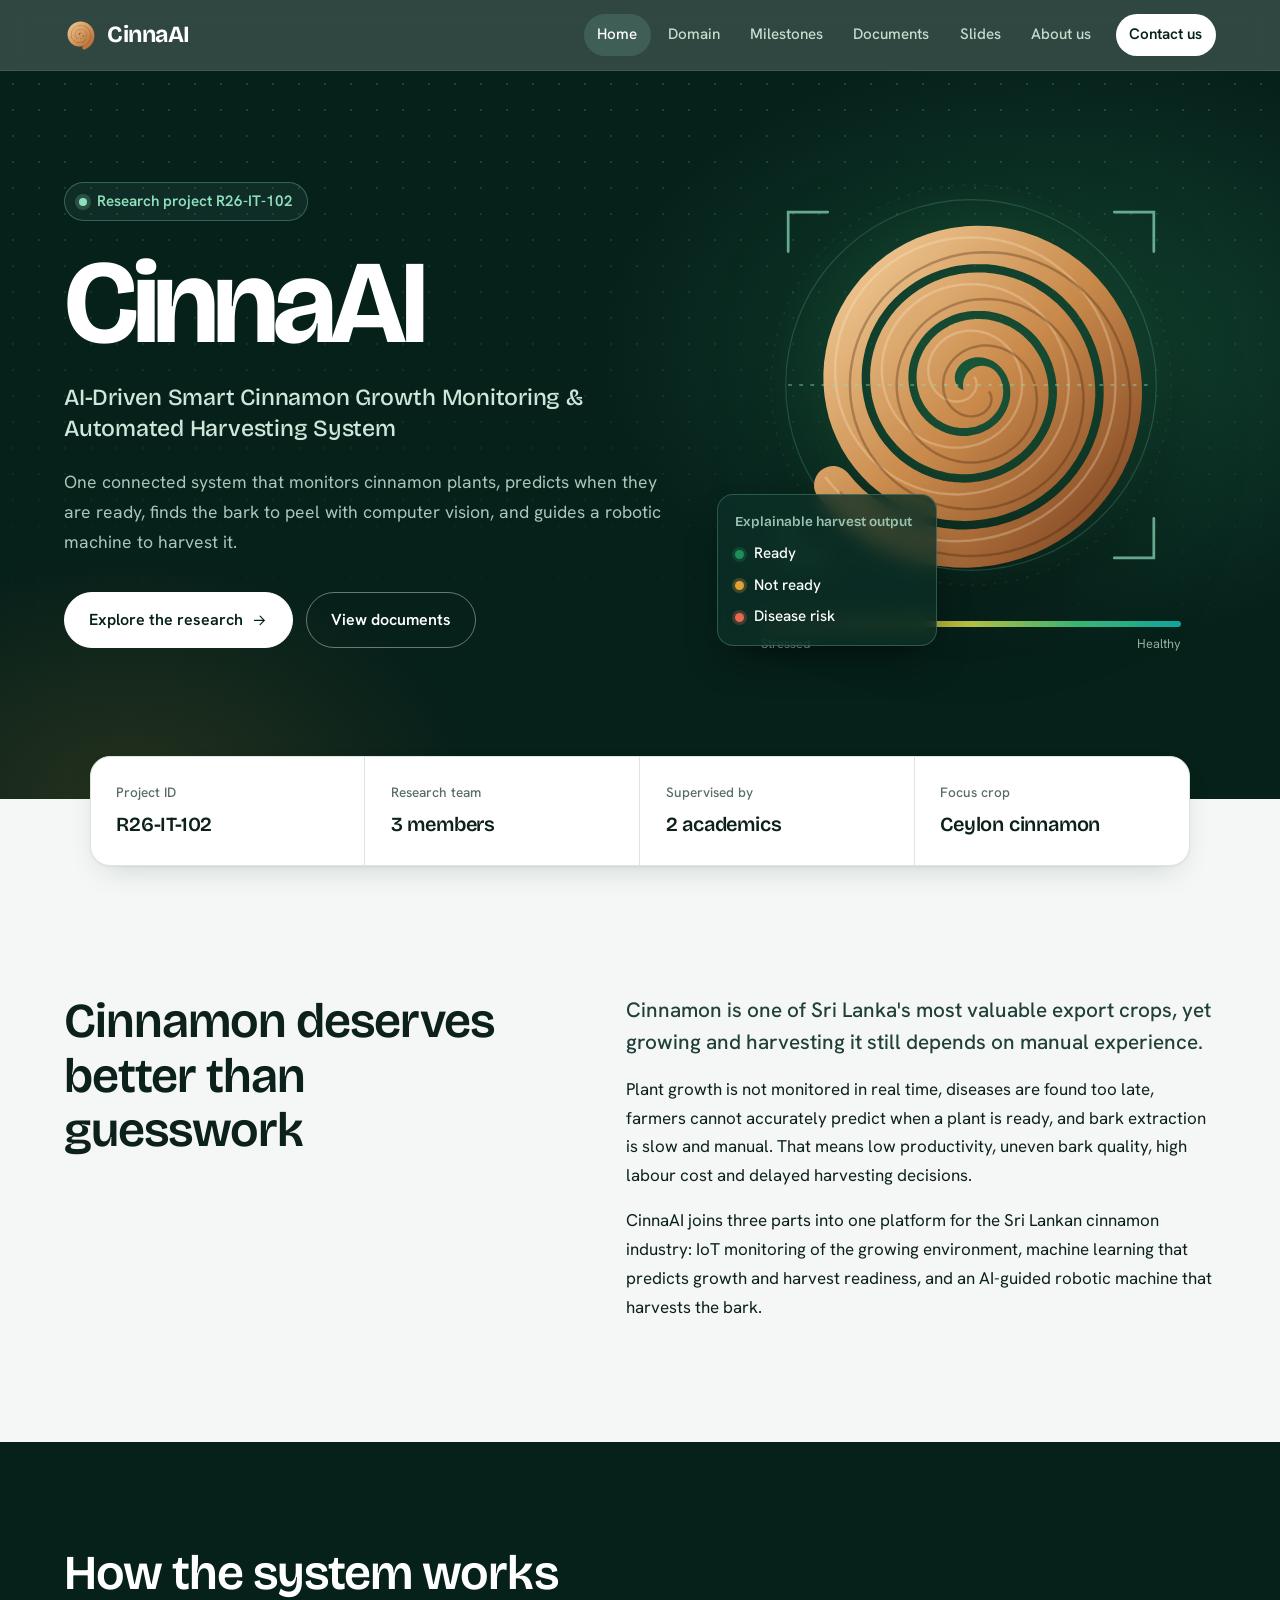
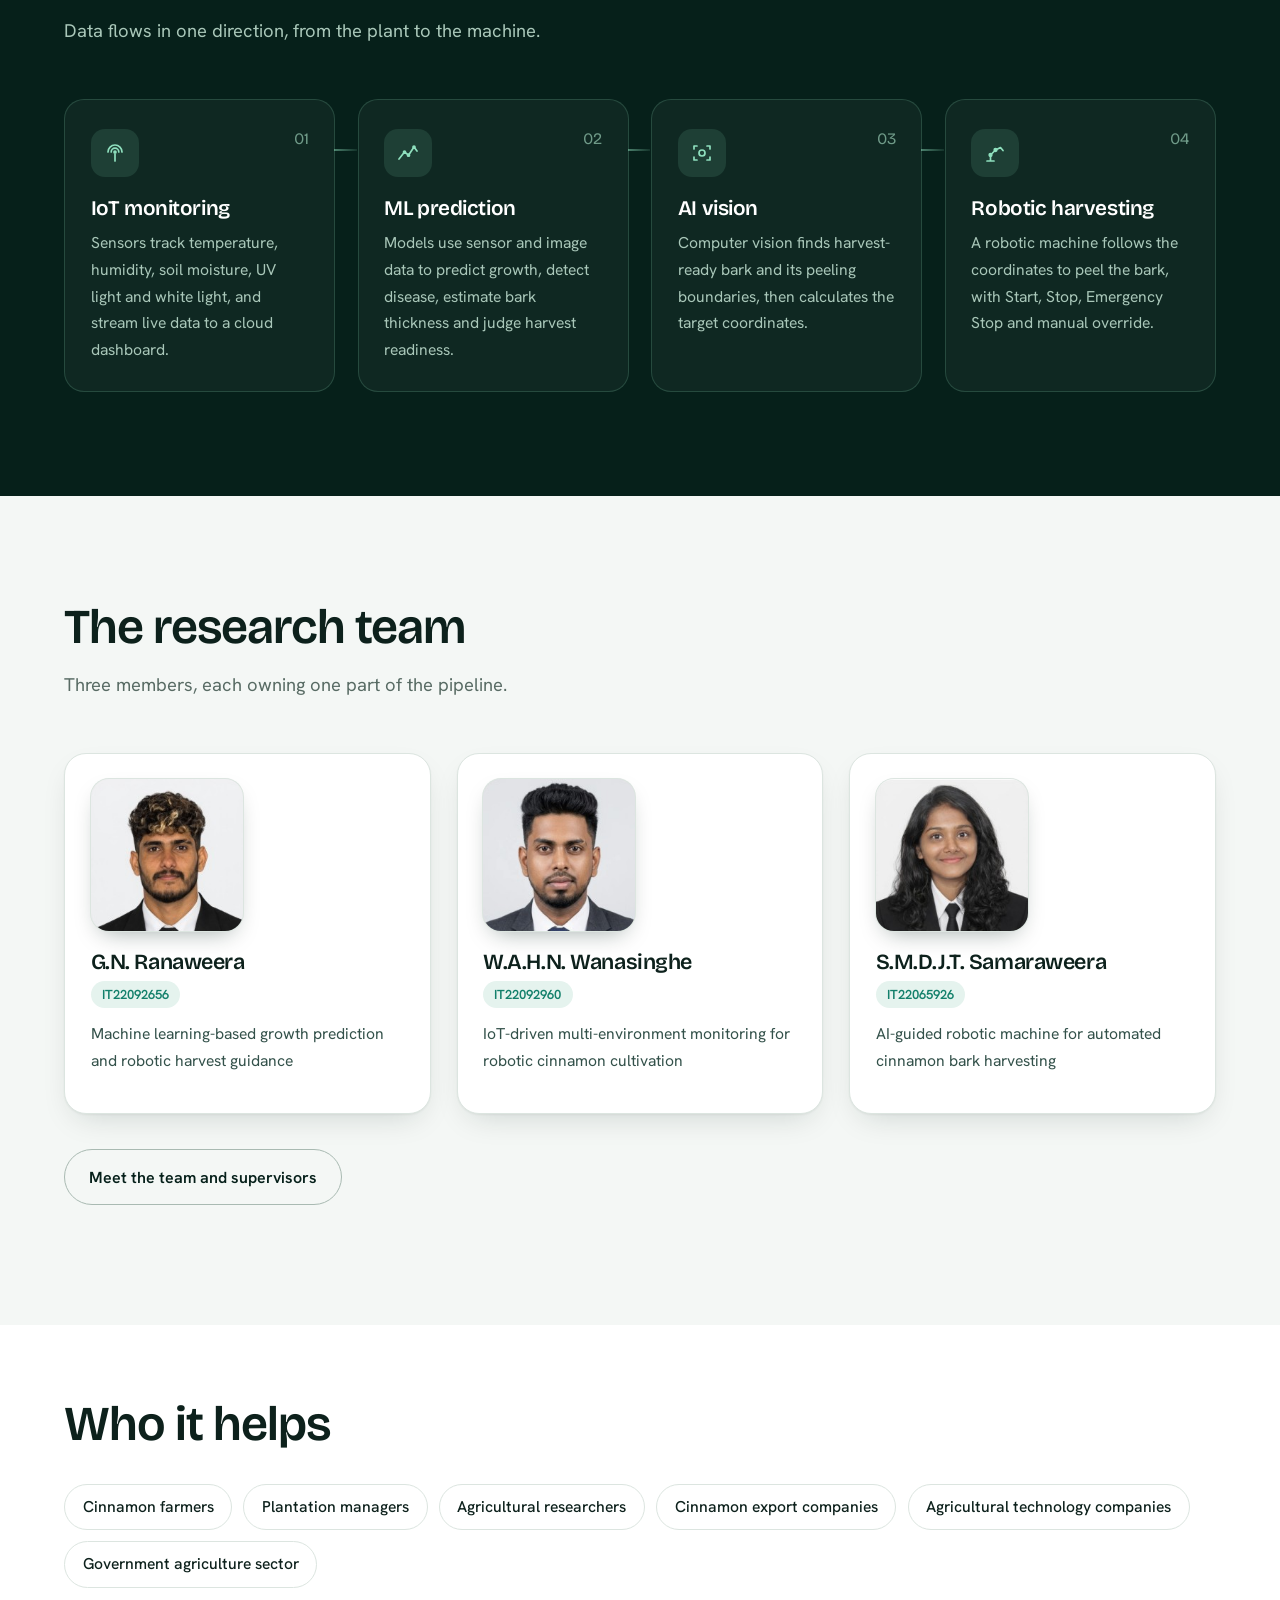
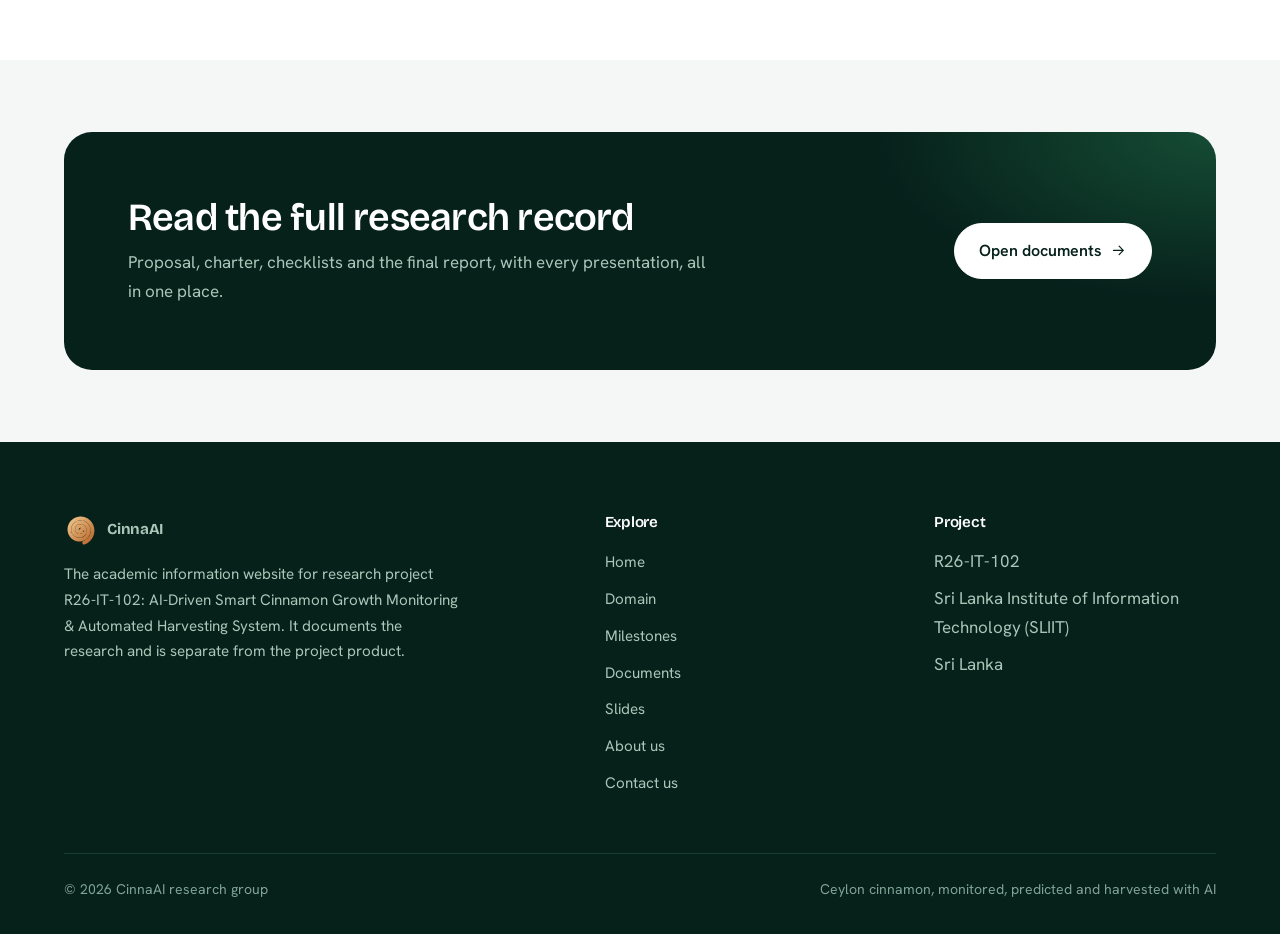
<file: index.html>
<!DOCTYPE html>
<html lang="en">
<head>
<meta charset="UTF-8">
<meta name="viewport" content="width=device-width, initial-scale=1">
<title>Home | CinnaAI</title>
<meta name="description" content="CinnaAI: academic information website for research project R26-IT-102, AI-Driven Smart Cinnamon Growth Monitoring &amp; Automated Harvesting System.">
<meta name="theme-color" content="#06201A">
<meta property="og:title" content="CinnaAI | Home">
<meta property="og:description" content="AI-Driven Smart Cinnamon Growth Monitoring &amp; Automated Harvesting System">
<link rel="icon" href="data:image/svg+xml,%3Csvg xmlns='http://www.w3.org/2000/svg' viewBox='0 0 100 100'%3E%3Crect width='100' height='100' rx='22' fill='%2306201A'/%3E%3Ccircle cx='50' cy='50' r='26' fill='none' stroke='%23C98A4B' stroke-width='11'/%3E%3Ccircle cx='50' cy='50' r='9' fill='%23C98A4B'/%3E%3C/svg%3E">
<link rel="preconnect" href="https://fonts.googleapis.com">
<link rel="preconnect" href="https://fonts.gstatic.com" crossorigin>
<link rel="stylesheet" href="https://fonts.googleapis.com/css2?family=Bricolage+Grotesque:opsz,wght@12..96,500;600;700&family=Hanken+Grotesk:wght@400;500;600&display=swap">
<link rel="stylesheet" href="css/style.css">
</head>
<body>
<a class="skip" href="#main">Skip to content</a>
<header class="site-header">
  <div class="wrap bar">
    <a class="brand" href="index.html" aria-label="CinnaAI home"><svg class="logo-mark" viewBox="0 0 300 300" aria-hidden="true"><defs><linearGradient id="lg" x1="0" y1="0" x2="1" y2="1"><stop offset="0" stop-color="#F0C48A"/><stop offset="1" stop-color="#B8672A"/></linearGradient></defs><path d="M160.0,150.0 L160.4,150.7 L160.7,151.5 L161.0,152.4 L161.2,153.3 L161.3,154.2 L161.3,155.2 L161.3,156.2 L161.2,157.2 L160.9,158.2 L160.6,159.3 L160.2,160.3 L159.7,161.3 L159.1,162.3 L158.4,163.3 L157.7,164.2 L156.8,165.1 L155.8,166.0 L154.8,166.7 L153.6,167.4 L152.4,168.0 L151.2,168.6 L149.8,169.0 L148.4,169.4 L147.0,169.6 L145.5,169.8 L144.0,169.8 L142.4,169.7 L140.8,169.5 L139.3,169.1 L137.7,168.6 L136.1,168.0 L134.6,167.3 L133.1,166.4 L131.7,165.4 L130.3,164.3 L129.0,163.1 L127.7,161.7 L126.5,160.3 L125.5,158.7 L124.5,157.0 L123.7,155.3 L123.0,153.4 L122.4,151.5 L121.9,149.5 L121.6,147.4 L121.5,145.4 L121.5,143.2 L121.7,141.1 L122.0,138.9 L122.5,136.8 L123.2,134.6 L124.0,132.5 L125.0,130.4 L126.2,128.4 L127.5,126.4 L129.0,124.6 L130.6,122.8 L132.4,121.1 L134.3,119.6 L136.4,118.1 L138.6,116.9 L140.9,115.7 L143.3,114.8 L145.8,114.0 L148.4,113.3 L151.0,112.9 L153.7,112.7 L156.4,112.6 L159.2,112.8 L162.0,113.1 L164.7,113.7 L167.5,114.5 L170.2,115.5 L172.9,116.7 L175.4,118.1 L177.9,119.7 L180.3,121.5 L182.6,123.5 L184.8,125.7 L186.8,128.0 L188.6,130.5 L190.3,133.2 L191.8,136.0 L193.1,138.9 L194.2,142.0 L195.1,145.1 L195.7,148.4 L196.1,151.7 L196.3,155.0 L196.2,158.4 L195.9,161.8 L195.3,165.2 L194.5,168.5 L193.4,171.9 L192.1,175.1 L190.5,178.3 L188.7,181.4 L186.6,184.4 L184.3,187.2 L181.8,189.9 L179.1,192.4 L176.2,194.8 L173.1,196.9 L169.8,198.8 L166.4,200.5 L162.8,202.0 L159.2,203.2 L155.4,204.1 L151.5,204.7 L147.5,205.1 L143.5,205.2 L139.5,205.0 L135.5,204.5 L131.5,203.7 L127.5,202.6 L123.6,201.2 L119.8,199.6 L116.1,197.6 L112.5,195.4 L109.0,192.9 L105.8,190.1 L102.7,187.1 L99.8,183.8 L97.1,180.3 L94.7,176.6 L92.6,172.7 L90.7,168.7 L89.1,164.5 L87.8,160.1 L86.9,155.7 L86.2,151.1 L85.9,146.5 L85.9,141.9 L86.2,137.2 L86.9,132.6 L87.9,128.0 L89.3,123.4 L91.0,118.9 L93.0,114.6 L95.4,110.3 L98.1,106.2 L101.0,102.3 L104.3,98.6 L107.9,95.2 L111.7,92.0 L115.7,89.0 L120.0,86.3 L124.5,84.0 L129.2,81.9 L134.1,80.2 L139.1,78.8 L144.2,77.8 L149.3,77.2 L154.6,76.9 L159.9,77.0 L165.2,77.5 L170.5,78.4 L175.7,79.6 L180.8,81.3 L185.9,83.3 L190.8,85.7 L195.5,88.5 L200.1,91.6 L204.5,95.1 L208.6,98.8 L212.4,102.9 L216.0,107.3 L219.2,111.9 L222.2,116.8 L224.7,122.0 L226.9,127.3 L228.8,132.8 L230.2,138.4 L231.3,144.2 L231.9,150.0 L232.1,155.9 L231.8,161.8 L231.2,167.8 L230.1,173.7 L228.6,179.5 L226.6,185.2 L224.3,190.8 L221.5,196.3 L218.3,201.5 L214.8,206.6 L210.8,211.4 L206.5,215.9 L201.9,220.1 L197.0,224.0 L191.7,227.5 L186.2,230.7 L180.5,233.5 L174.5,235.8 L168.4,237.8 L162.1,239.3 L155.7,240.3 L149.2,240.9 L142.6,241.0 L136.1,240.7 L129.5,239.8 L123.0,238.5 L116.6,236.7 L110.2,234.5 L104.1,231.8 L98.1,228.6 L92.4,225.0 L86.8,221.0 L81.6,216.6 L76.7,211.8 L72.1,206.6 L67.9,201.1 L64.1,195.2 L60.7,189.1 L57.7,182.7 L55.2,176.2 L53.2,169.4 L51.7,162.4 L50.6,155.4 L50.1,148.2 L50.0,141.0 L50.5,133.8 L51.6,126.6 L53.1,119.5 L55.2,112.5 L57.7,105.6 L60.8,98.9 L64.4,92.4 L68.4,86.1 L72.9,80.1 L77.8,74.5 L83.2,69.2 L88.9,64.3 L95.0,59.8 L101.4,55.7 L108.1,52.1 L115.1,48.9 L122.4,46.3 L129.8,44.2 L137.4,42.6 L145.1,41.5 L152.9,41.1 L160.8,41.1 L168.6,41.8 L176.4,43.0 L184.2,44.8 L191.8,47.1 L199.3,50.0 L206.5,53.5 L213.5,57.4 L220.3,61.9 L226.7,66.9 L232.7,72.3 L238.4,78.2 L243.7,84.5 L248.5,91.2 L252.8,98.2 L256.7,105.5 L260.0,113.2 L262.7,121.1 L264.9,129.1 L266.5,137.4 L267.5,145.8 L267.9,154.2 L267.7,162.7 L266.9,171.2 L265.5,179.7 L263.5,188.0 L260.8,196.2 L257.6,204.2 L253.8,212.0 L249.4,219.5 L244.5,226.7 L239.0,233.6 L233.1,240.1 L226.7,246.1 L219.8,251.7 L212.5,256.8 L204.9,261.4 L196.9,265.4 L188.6,268.9" fill="none" stroke="url(#lg)" stroke-width="34" stroke-linecap="round" stroke-linejoin="round"/></svg><span>CinnaAI</span></a>
    <input type="checkbox" id="nav-toggle" class="nav-toggle" aria-label="Toggle menu">
    <label for="nav-toggle" class="nav-btn" aria-hidden="true"><span></span><span></span><span></span></label>
    <nav aria-label="Main"><ul><li><a href="index.html" aria-current="page">Home</a></li><li><a href="domain.html">Domain</a></li><li><a href="milestones.html">Milestones</a></li><li><a href="documents.html">Documents</a></li><li><a href="presentations.html">Slides</a></li><li><a href="about.html">About us</a></li><li class="cta"><a href="contact.html">Contact us</a></li></ul></nav>
  </div>
</header>
<section class="hero">
  <div class="wrap hero-grid">
    <div>
      <p class="hero-kicker"><i></i>Research project R26-IT-102</p>
      <h1>CinnaAI</h1>
      <p class="hero-title">AI-Driven Smart Cinnamon Growth Monitoring &amp; Automated Harvesting System</p>
      <p class="hero-lead">One connected system that monitors cinnamon plants, predicts when they are ready, finds the bark to peel with computer vision, and guides a robotic machine to harvest it.</p>
      <p class="hero-actions"><a class="btn light" href="domain.html">Explore the research <svg viewBox="0 0 24 24" fill="none" stroke="currentColor" stroke-width="1.7" stroke-linecap="round" stroke-linejoin="round" aria-hidden="true"><path d="M5 12h14M13 6l6 6-6 6"/></svg></a><a class="btn outline" href="documents.html">View documents</a></p>
    </div>
    <div class="hero-art">
      <svg class="quill" viewBox="0 0 340 340" role="img" aria-label="Rolled cinnamon bark quill in cross-section, framed by a vision-scan bracket">
<defs>
 <linearGradient id="bk" x1="0" y1="0" x2="1" y2="1"><stop offset="0" stop-color="#F3CE9A"/><stop offset=".5" stop-color="#C98A4B"/><stop offset="1" stop-color="#7C4220"/></linearGradient>
 <radialGradient id="gl" cx=".5" cy=".5" r=".5"><stop offset="0" stop-color="#3DBE7A" stop-opacity=".35"/><stop offset="1" stop-color="#3DBE7A" stop-opacity="0"/></radialGradient>
</defs>
<circle cx="170" cy="170" r="165" fill="url(#gl)"/>
<circle cx="170" cy="170" r="150" fill="none" stroke="#8FE0BE" stroke-opacity=".18"/>
<circle cx="170" cy="170" r="162" fill="none" stroke="#8FE0BE" stroke-opacity=".1" stroke-dasharray="2 7"/>
<g fill="none" stroke="#8FE0BE" stroke-opacity=".7" stroke-width="2.2" stroke-linecap="round">
 <path d="M22 62V30h32"/><path d="M286 30h32v32"/><path d="M318 278v32h-32"/><path d="M54 310H22v-32"/>
</g>
<path d="M179.0,170.0 L179.4,170.7 L179.8,171.5 L180.1,172.4 L180.3,173.3 L180.5,174.2 L180.6,175.2 L180.5,176.2 L180.4,177.3 L180.2,178.3 L179.8,179.4 L179.4,180.5 L178.9,181.5 L178.2,182.5 L177.4,183.5 L176.6,184.5 L175.6,185.4 L174.6,186.2 L173.4,187.0 L172.1,187.6 L170.8,188.2 L169.4,188.7 L167.9,189.0 L166.4,189.3 L164.8,189.4 L163.2,189.4 L161.6,189.2 L159.9,188.9 L158.3,188.5 L156.6,187.9 L155.0,187.2 L153.4,186.3 L151.8,185.3 L150.4,184.1 L148.9,182.8 L147.6,181.4 L146.4,179.8 L145.3,178.2 L144.3,176.4 L143.4,174.5 L142.7,172.5 L142.1,170.4 L141.7,168.2 L141.5,166.0 L141.4,163.7 L141.5,161.4 L141.8,159.1 L142.3,156.8 L143.0,154.5 L143.9,152.3 L145.0,150.0 L146.2,147.9 L147.7,145.8 L149.3,143.8 L151.1,141.9 L153.1,140.1 L155.2,138.5 L157.5,137.0 L159.9,135.7 L162.4,134.6 L165.1,133.7 L167.8,133.0 L170.7,132.4 L173.6,132.1 L176.5,132.1 L179.5,132.2 L182.5,132.6 L185.5,133.3 L188.5,134.1 L191.4,135.3 L194.2,136.6 L197.0,138.2 L199.7,140.0 L202.2,142.1 L204.6,144.4 L206.9,146.8 L208.9,149.5 L210.8,152.3 L212.5,155.3 L213.9,158.5 L215.1,161.8 L216.1,165.2 L216.8,168.7 L217.2,172.3 L217.3,176.0 L217.2,179.7 L216.8,183.4 L216.0,187.0 L215.0,190.7 L213.7,194.3 L212.1,197.8 L210.2,201.2 L208.1,204.5 L205.7,207.6 L203.0,210.6 L200.1,213.4 L196.9,215.9 L193.5,218.3 L189.9,220.3 L186.2,222.2 L182.3,223.7 L178.2,224.9 L174.0,225.8 L169.7,226.5 L165.4,226.7 L161.0,226.7 L156.6,226.3 L152.2,225.5 L147.9,224.4 L143.6,223.0 L139.4,221.2 L135.3,219.1 L131.4,216.7 L127.6,213.9 L124.0,210.9 L120.7,207.5 L117.6,203.9 L114.7,200.1 L112.2,195.9 L109.9,191.6 L108.0,187.1 L106.5,182.4 L105.2,177.6 L104.4,172.7 L103.9,167.6 L103.8,162.5 L104.1,157.4 L104.8,152.3 L105.9,147.3 L107.4,142.3 L109.3,137.4 L111.6,132.6 L114.3,128.0 L117.3,123.5 L120.7,119.3 L124.4,115.3 L128.4,111.7 L132.7,108.3 L137.3,105.2 L142.2,102.5 L147.3,100.1 L152.6,98.1 L158.0,96.5 L163.6,95.4 L169.3,94.7 L175.1,94.4 L180.9,94.5 L186.7,95.1 L192.5,96.2 L198.3,97.7 L203.9,99.6 L209.4,102.0 L214.7,104.8 L219.8,108.1 L224.7,111.7 L229.4,115.7 L233.7,120.1 L237.7,124.9 L241.3,130.0 L244.6,135.3 L247.4,140.9 L249.9,146.8 L251.9,152.9 L253.4,159.1 L254.4,165.4 L255.0,171.9 L255.1,178.4 L254.6,185.0 L253.7,191.5 L252.2,198.0 L250.3,204.3 L247.9,210.6 L244.9,216.6 L241.5,222.5 L237.7,228.1 L233.4,233.4 L228.7,238.4 L223.6,243.0 L218.1,247.3 L212.3,251.1 L206.1,254.5 L199.7,257.5 L193.1,259.9 L186.2,261.9 L179.2,263.3 L172.1,264.2 L164.9,264.6 L157.7,264.3 L150.4,263.6 L143.2,262.3 L136.1,260.4 L129.1,257.9 L122.3,255.0 L115.7,251.5 L109.4,247.5 L103.3,243.0 L97.6,238.0 L92.3,232.5 L87.4,226.7 L82.9,220.5 L78.9,213.9 L75.4,207.0 L72.4,199.8 L69.9,192.4 L68.1,184.7 L66.8,177.0 L66.1,169.1 L66.0,161.1 L66.5,153.1 L67.7,145.2 L69.4,137.3 L71.8,129.6 L74.7,122.0 L78.3,114.6 L82.4,107.5 L87.1,100.8 L92.2,94.3 L97.9,88.3 L104.1,82.6 L110.7,77.5 L117.7,72.8 L125.1,68.7 L132.8,65.1 L140.8,62.2 L149.0,59.8 L157.4,58.0 L165.9,57.0 L174.6,56.5 L183.3,56.7 L192.0,57.6 L200.6,59.2 L209.1,61.4 L217.5,64.3 L225.6,67.8 L233.5,71.9 L241.0,76.7 L248.3,82.0 L255.1,87.9 L261.4,94.4 L267.3,101.3 L272.6,108.7 L277.4,116.5 L281.6,124.6 L285.2,133.1 L288.1,141.9 L290.4,150.9 L291.9,160.1 L292.8,169.4 L292.9,178.8 L292.4,188.3 L291.1,197.6 L289.0,206.9 L286.3,216.1 L282.9,225.0 L278.8,233.7 L274.0,242.0 L268.5,250.0 L262.5,257.6 L255.8,264.8 L248.7,271.4 L240.9,277.5 L232.8,283.0 L224.2,287.9 L215.2,292.1 L205.9,295.6 L196.3,298.4 L186.5,300.5 L176.5,301.8 L166.4,302.4 L156.3,302.2 L146.2,301.2 L136.1,299.5 L126.2,297.0 L116.5,293.7 L107.0,289.7 L97.8,284.9 L89.0,279.4 L80.6,273.3 L72.6,266.5 L65.2,259.1 L58.4,251.1" fill="none" stroke="url(#bk)" stroke-width="31" stroke-linecap="round" stroke-linejoin="round"/>
<path d="M179.0,170.0 L179.4,170.7 L179.8,171.5 L180.1,172.4 L180.3,173.3 L180.5,174.2 L180.6,175.2 L180.5,176.2 L180.4,177.3 L180.2,178.3 L179.8,179.4 L179.4,180.5 L178.9,181.5 L178.2,182.5 L177.4,183.5 L176.6,184.5 L175.6,185.4 L174.6,186.2 L173.4,187.0 L172.1,187.6 L170.8,188.2 L169.4,188.7 L167.9,189.0 L166.4,189.3 L164.8,189.4 L163.2,189.4 L161.6,189.2 L159.9,188.9 L158.3,188.5 L156.6,187.9 L155.0,187.2 L153.4,186.3 L151.8,185.3 L150.4,184.1 L148.9,182.8 L147.6,181.4 L146.4,179.8 L145.3,178.2 L144.3,176.4 L143.4,174.5 L142.7,172.5 L142.1,170.4 L141.7,168.2 L141.5,166.0 L141.4,163.7 L141.5,161.4 L141.8,159.1 L142.3,156.8 L143.0,154.5 L143.9,152.3 L145.0,150.0 L146.2,147.9 L147.7,145.8 L149.3,143.8 L151.1,141.9 L153.1,140.1 L155.2,138.5 L157.5,137.0 L159.9,135.7 L162.4,134.6 L165.1,133.7 L167.8,133.0 L170.7,132.4 L173.6,132.1 L176.5,132.1 L179.5,132.2 L182.5,132.6 L185.5,133.3 L188.5,134.1 L191.4,135.3 L194.2,136.6 L197.0,138.2 L199.7,140.0 L202.2,142.1 L204.6,144.4 L206.9,146.8 L208.9,149.5 L210.8,152.3 L212.5,155.3 L213.9,158.5 L215.1,161.8 L216.1,165.2 L216.8,168.7 L217.2,172.3 L217.3,176.0 L217.2,179.7 L216.8,183.4 L216.0,187.0 L215.0,190.7 L213.7,194.3 L212.1,197.8 L210.2,201.2 L208.1,204.5 L205.7,207.6 L203.0,210.6 L200.1,213.4 L196.9,215.9 L193.5,218.3 L189.9,220.3 L186.2,222.2 L182.3,223.7 L178.2,224.9 L174.0,225.8 L169.7,226.5 L165.4,226.7 L161.0,226.7 L156.6,226.3 L152.2,225.5 L147.9,224.4 L143.6,223.0 L139.4,221.2 L135.3,219.1 L131.4,216.7 L127.6,213.9 L124.0,210.9 L120.7,207.5 L117.6,203.9 L114.7,200.1 L112.2,195.9 L109.9,191.6 L108.0,187.1 L106.5,182.4 L105.2,177.6 L104.4,172.7 L103.9,167.6 L103.8,162.5 L104.1,157.4 L104.8,152.3 L105.9,147.3 L107.4,142.3 L109.3,137.4 L111.6,132.6 L114.3,128.0 L117.3,123.5 L120.7,119.3 L124.4,115.3 L128.4,111.7 L132.7,108.3 L137.3,105.2 L142.2,102.5 L147.3,100.1 L152.6,98.1 L158.0,96.5 L163.6,95.4 L169.3,94.7 L175.1,94.4 L180.9,94.5 L186.7,95.1 L192.5,96.2 L198.3,97.7 L203.9,99.6 L209.4,102.0 L214.7,104.8 L219.8,108.1 L224.7,111.7 L229.4,115.7 L233.7,120.1 L237.7,124.9 L241.3,130.0 L244.6,135.3 L247.4,140.9 L249.9,146.8 L251.9,152.9 L253.4,159.1 L254.4,165.4 L255.0,171.9 L255.1,178.4 L254.6,185.0 L253.7,191.5 L252.2,198.0 L250.3,204.3 L247.9,210.6 L244.9,216.6 L241.5,222.5 L237.7,228.1 L233.4,233.4 L228.7,238.4 L223.6,243.0 L218.1,247.3 L212.3,251.1 L206.1,254.5 L199.7,257.5 L193.1,259.9 L186.2,261.9 L179.2,263.3 L172.1,264.2 L164.9,264.6 L157.7,264.3 L150.4,263.6 L143.2,262.3 L136.1,260.4 L129.1,257.9 L122.3,255.0 L115.7,251.5 L109.4,247.5 L103.3,243.0 L97.6,238.0 L92.3,232.5 L87.4,226.7 L82.9,220.5 L78.9,213.9 L75.4,207.0 L72.4,199.8 L69.9,192.4 L68.1,184.7 L66.8,177.0 L66.1,169.1 L66.0,161.1 L66.5,153.1 L67.7,145.2 L69.4,137.3 L71.8,129.6 L74.7,122.0 L78.3,114.6 L82.4,107.5 L87.1,100.8 L92.2,94.3 L97.9,88.3 L104.1,82.6 L110.7,77.5 L117.7,72.8 L125.1,68.7 L132.8,65.1 L140.8,62.2 L149.0,59.8 L157.4,58.0 L165.9,57.0 L174.6,56.5 L183.3,56.7 L192.0,57.6 L200.6,59.2 L209.1,61.4 L217.5,64.3 L225.6,67.8 L233.5,71.9 L241.0,76.7 L248.3,82.0 L255.1,87.9 L261.4,94.4 L267.3,101.3 L272.6,108.7 L277.4,116.5 L281.6,124.6 L285.2,133.1 L288.1,141.9 L290.4,150.9 L291.9,160.1 L292.8,169.4 L292.9,178.8 L292.4,188.3 L291.1,197.6 L289.0,206.9 L286.3,216.1 L282.9,225.0 L278.8,233.7 L274.0,242.0 L268.5,250.0 L262.5,257.6 L255.8,264.8 L248.7,271.4 L240.9,277.5 L232.8,283.0 L224.2,287.9 L215.2,292.1 L205.9,295.6 L196.3,298.4 L186.5,300.5 L176.5,301.8 L166.4,302.4 L156.3,302.2 L146.2,301.2 L136.1,299.5 L126.2,297.0 L116.5,293.7 L107.0,289.7 L97.8,284.9 L89.0,279.4 L80.6,273.3 L72.6,266.5 L65.2,259.1 L58.4,251.1" fill="none" stroke="#FFE9C9" stroke-opacity=".28" stroke-width="2" stroke-linecap="round" stroke-linejoin="round" transform="translate(-6 -6)"/>
<path d="M179.0,170.0 L179.4,170.7 L179.8,171.5 L180.1,172.4 L180.3,173.3 L180.5,174.2 L180.6,175.2 L180.5,176.2 L180.4,177.3 L180.2,178.3 L179.8,179.4 L179.4,180.5 L178.9,181.5 L178.2,182.5 L177.4,183.5 L176.6,184.5 L175.6,185.4 L174.6,186.2 L173.4,187.0 L172.1,187.6 L170.8,188.2 L169.4,188.7 L167.9,189.0 L166.4,189.3 L164.8,189.4 L163.2,189.4 L161.6,189.2 L159.9,188.9 L158.3,188.5 L156.6,187.9 L155.0,187.2 L153.4,186.3 L151.8,185.3 L150.4,184.1 L148.9,182.8 L147.6,181.4 L146.4,179.8 L145.3,178.2 L144.3,176.4 L143.4,174.5 L142.7,172.5 L142.1,170.4 L141.7,168.2 L141.5,166.0 L141.4,163.7 L141.5,161.4 L141.8,159.1 L142.3,156.8 L143.0,154.5 L143.9,152.3 L145.0,150.0 L146.2,147.9 L147.7,145.8 L149.3,143.8 L151.1,141.9 L153.1,140.1 L155.2,138.5 L157.5,137.0 L159.9,135.7 L162.4,134.6 L165.1,133.7 L167.8,133.0 L170.7,132.4 L173.6,132.1 L176.5,132.1 L179.5,132.2 L182.5,132.6 L185.5,133.3 L188.5,134.1 L191.4,135.3 L194.2,136.6 L197.0,138.2 L199.7,140.0 L202.2,142.1 L204.6,144.4 L206.9,146.8 L208.9,149.5 L210.8,152.3 L212.5,155.3 L213.9,158.5 L215.1,161.8 L216.1,165.2 L216.8,168.7 L217.2,172.3 L217.3,176.0 L217.2,179.7 L216.8,183.4 L216.0,187.0 L215.0,190.7 L213.7,194.3 L212.1,197.8 L210.2,201.2 L208.1,204.5 L205.7,207.6 L203.0,210.6 L200.1,213.4 L196.9,215.9 L193.5,218.3 L189.9,220.3 L186.2,222.2 L182.3,223.7 L178.2,224.9 L174.0,225.8 L169.7,226.5 L165.4,226.7 L161.0,226.7 L156.6,226.3 L152.2,225.5 L147.9,224.4 L143.6,223.0 L139.4,221.2 L135.3,219.1 L131.4,216.7 L127.6,213.9 L124.0,210.9 L120.7,207.5 L117.6,203.9 L114.7,200.1 L112.2,195.9 L109.9,191.6 L108.0,187.1 L106.5,182.4 L105.2,177.6 L104.4,172.7 L103.9,167.6 L103.8,162.5 L104.1,157.4 L104.8,152.3 L105.9,147.3 L107.4,142.3 L109.3,137.4 L111.6,132.6 L114.3,128.0 L117.3,123.5 L120.7,119.3 L124.4,115.3 L128.4,111.7 L132.7,108.3 L137.3,105.2 L142.2,102.5 L147.3,100.1 L152.6,98.1 L158.0,96.5 L163.6,95.4 L169.3,94.7 L175.1,94.4 L180.9,94.5 L186.7,95.1 L192.5,96.2 L198.3,97.7 L203.9,99.6 L209.4,102.0 L214.7,104.8 L219.8,108.1 L224.7,111.7 L229.4,115.7 L233.7,120.1 L237.7,124.9 L241.3,130.0 L244.6,135.3 L247.4,140.9 L249.9,146.8 L251.9,152.9 L253.4,159.1 L254.4,165.4 L255.0,171.9 L255.1,178.4 L254.6,185.0 L253.7,191.5 L252.2,198.0 L250.3,204.3 L247.9,210.6 L244.9,216.6 L241.5,222.5 L237.7,228.1 L233.4,233.4 L228.7,238.4 L223.6,243.0 L218.1,247.3 L212.3,251.1 L206.1,254.5 L199.7,257.5 L193.1,259.9 L186.2,261.9 L179.2,263.3 L172.1,264.2 L164.9,264.6 L157.7,264.3 L150.4,263.6 L143.2,262.3 L136.1,260.4 L129.1,257.9 L122.3,255.0 L115.7,251.5 L109.4,247.5 L103.3,243.0 L97.6,238.0 L92.3,232.5 L87.4,226.7 L82.9,220.5 L78.9,213.9 L75.4,207.0 L72.4,199.8 L69.9,192.4 L68.1,184.7 L66.8,177.0 L66.1,169.1 L66.0,161.1 L66.5,153.1 L67.7,145.2 L69.4,137.3 L71.8,129.6 L74.7,122.0 L78.3,114.6 L82.4,107.5 L87.1,100.8 L92.2,94.3 L97.9,88.3 L104.1,82.6 L110.7,77.5 L117.7,72.8 L125.1,68.7 L132.8,65.1 L140.8,62.2 L149.0,59.8 L157.4,58.0 L165.9,57.0 L174.6,56.5 L183.3,56.7 L192.0,57.6 L200.6,59.2 L209.1,61.4 L217.5,64.3 L225.6,67.8 L233.5,71.9 L241.0,76.7 L248.3,82.0 L255.1,87.9 L261.4,94.4 L267.3,101.3 L272.6,108.7 L277.4,116.5 L281.6,124.6 L285.2,133.1 L288.1,141.9 L290.4,150.9 L291.9,160.1 L292.8,169.4 L292.9,178.8 L292.4,188.3 L291.1,197.6 L289.0,206.9 L286.3,216.1 L282.9,225.0 L278.8,233.7 L274.0,242.0 L268.5,250.0 L262.5,257.6 L255.8,264.8 L248.7,271.4 L240.9,277.5 L232.8,283.0 L224.2,287.9 L215.2,292.1 L205.9,295.6 L196.3,298.4 L186.5,300.5 L176.5,301.8 L166.4,302.4 L156.3,302.2 L146.2,301.2 L136.1,299.5 L126.2,297.0 L116.5,293.7 L107.0,289.7 L97.8,284.9 L89.0,279.4 L80.6,273.3 L72.6,266.5 L65.2,259.1 L58.4,251.1" fill="none" stroke="#3A1B0B" stroke-opacity=".3" stroke-width="2" stroke-linecap="round" stroke-linejoin="round" transform="translate(6 6)"/>
<line x1="22" y1="170" x2="318" y2="170" stroke="#8FE0BE" stroke-opacity=".55" stroke-width="1.2" stroke-dasharray="3 6"/>
</svg>
      <div class="spectrum" aria-hidden="true"></div>
      <div class="spec-cap"><span>Stressed</span><span>Healthy</span></div>
      <div class="readout"><b>Explainable harvest output</b><ul><li>Ready</li><li>Not ready</li><li>Disease risk</li></ul></div>
    </div>
  </div>
</section>
<section class="spec"><div class="wrap"><dl>
  <div><dt>Project ID</dt><dd>R26-IT-102</dd></div>
  <div><dt>Research team</dt><dd>3 members</dd></div>
  <div><dt>Supervised by</dt><dd>2 academics</dd></div>
  <div><dt>Focus crop</dt><dd>Ceylon cinnamon</dd></div>
</dl></div></section>
<main id="main">

<section class="section">
  <div class="wrap split">
    <div><h2>Cinnamon deserves better than guesswork</h2></div>
    <div>
      <p class="lead">Cinnamon is one of Sri Lanka's most valuable export crops, yet growing and harvesting it still depends on manual experience.</p>
      <p>Plant growth is not monitored in real time, diseases are found too late, farmers cannot accurately predict when a plant is ready, and bark extraction is slow and manual. That means low productivity, uneven bark quality, high labour cost and delayed harvesting decisions.</p>
      <p>CinnaAI joins three parts into one platform for the Sri Lankan cinnamon industry: IoT monitoring of the growing environment, machine learning that predicts growth and harvest readiness, and an AI-guided robotic machine that harvests the bark.</p>
    </div>
  </div>
</section>

<section class="section dark">
  <div class="wrap">
    <div class="section-head"><h2>How the system works</h2><p>Data flows in one direction, from the plant to the machine.</p></div>
    <ol class="pipeline">
      <li><span class="step"></span><div class="ic"><svg viewBox="0 0 24 24" fill="none" stroke="currentColor" stroke-width="1.7" stroke-linecap="round" stroke-linejoin="round" aria-hidden="true"><path d="M5 11a7 7 0 0 1 14 0"/><path d="M8.2 11a3.8 3.8 0 0 1 7.6 0"/><circle cx="12" cy="11" r="1"/><path d="M12 13v7"/></svg></div><h3>IoT monitoring</h3><p>Sensors track temperature, humidity, soil moisture, UV light and white light, and stream live data to a cloud dashboard.</p></li>
      <li><span class="step"></span><div class="ic"><svg viewBox="0 0 24 24" fill="none" stroke="currentColor" stroke-width="1.7" stroke-linecap="round" stroke-linejoin="round" aria-hidden="true"><path d="M3 18l5.5-7 4 3.2L18 6l3 4"/><circle cx="8.5" cy="11" r="1"/><circle cx="12.5" cy="14.2" r="1"/><circle cx="18" cy="6" r="1"/></svg></div><h3>ML prediction</h3><p>Models use sensor and image data to predict growth, detect disease, estimate bark thickness and judge harvest readiness.</p></li>
      <li><span class="step"></span><div class="ic"><svg viewBox="0 0 24 24" fill="none" stroke="currentColor" stroke-width="1.7" stroke-linecap="round" stroke-linejoin="round" aria-hidden="true"><path d="M4 8V5h3M17 5h3v3M20 16v3h-3M7 19H4v-3"/><circle cx="12" cy="12" r="3"/></svg></div><h3>AI vision</h3><p>Computer vision finds harvest-ready bark and its peeling boundaries, then calculates the target coordinates.</p></li>
      <li><span class="step"></span><div class="ic"><svg viewBox="0 0 24 24" fill="none" stroke="currentColor" stroke-width="1.7" stroke-linecap="round" stroke-linejoin="round" aria-hidden="true"><path d="M4 20h7M7.5 20v-6l5-5"/><circle cx="7.5" cy="14" r="1.3"/><circle cx="12.5" cy="9" r="1.3"/><path d="M12.5 9l5-2.5 2.5 3"/></svg></div><h3>Robotic harvesting</h3><p>A robotic machine follows the coordinates to peel the bark, with Start, Stop, Emergency Stop and manual override.</p></li>
    </ol>
  </div>
</section>

<section class="section">
  <div class="wrap">
    <div class="section-head"><h2>The research team</h2><p>Three members, each owning one part of the pipeline.</p></div>
    <div class="team"><article class="person">
  <img src="assets/images/ranaweera.jpg" alt="Photo of G.N. Ranaweera" width="152" height="152" loading="lazy">
  <div><h3>G.N. Ranaweera</h3><span class="id">IT22092656</span><p class="part">Machine learning-based growth prediction and robotic harvest guidance</p></div>
</article><article class="person">
  <img src="assets/images/wanasinghe.jpg" alt="Photo of W.A.H.N. Wanasinghe" width="152" height="152" loading="lazy">
  <div><h3>W.A.H.N. Wanasinghe</h3><span class="id">IT22092960</span><p class="part">IoT-driven multi-environment monitoring for robotic cinnamon cultivation</p></div>
</article><article class="person">
  <img src="assets/images/samaraweera.jpg" alt="Photo of S.M.D.J.T. Samaraweera" width="152" height="152" loading="lazy">
  <div><h3>S.M.D.J.T. Samaraweera</h3><span class="id">IT22065926</span><p class="part">AI-guided robotic machine for automated cinnamon bark harvesting</p></div>
</article></div>
    <p style="margin-top:2.2rem"><a class="btn outline-dark" href="about.html">Meet the team and supervisors</a></p>
  </div>
</section>

<section class="section white tight">
  <div class="wrap">
    <div class="section-head" style="margin-bottom:2rem"><h2>Who it helps</h2></div>
    <div class="chips"><span>Cinnamon farmers</span><span>Plantation managers</span><span>Agricultural researchers</span><span>Cinnamon export companies</span><span>Agricultural technology companies</span><span>Government agriculture sector</span></div>
  </div>
</section>

<section class="section tight">
  <div class="wrap">
    <div class="cta-band">
      <div><h2>Read the full research record</h2><p>Proposal, charter, checklists and the final report, with every presentation, all in one place.</p></div>
      <p style="margin:0"><a class="btn light" href="documents.html">Open documents <svg viewBox="0 0 24 24" fill="none" stroke="currentColor" stroke-width="1.7" stroke-linecap="round" stroke-linejoin="round" aria-hidden="true"><path d="M5 12h14M13 6l6 6-6 6"/></svg></a></p>
    </div>
  </div>
</section>

</main>
<footer class="site-footer">
  <div class="wrap">
    <div class="foot">
      <div>
        <a class="brand" href="index.html"><svg class="logo-mark" viewBox="0 0 300 300" aria-hidden="true"><defs><linearGradient id="lg2" x1="0" y1="0" x2="1" y2="1"><stop offset="0" stop-color="#F0C48A"/><stop offset="1" stop-color="#B8672A"/></linearGradient></defs><path d="M160.0,150.0 L160.4,150.7 L160.7,151.5 L161.0,152.4 L161.2,153.3 L161.3,154.2 L161.3,155.2 L161.3,156.2 L161.2,157.2 L160.9,158.2 L160.6,159.3 L160.2,160.3 L159.7,161.3 L159.1,162.3 L158.4,163.3 L157.7,164.2 L156.8,165.1 L155.8,166.0 L154.8,166.7 L153.6,167.4 L152.4,168.0 L151.2,168.6 L149.8,169.0 L148.4,169.4 L147.0,169.6 L145.5,169.8 L144.0,169.8 L142.4,169.7 L140.8,169.5 L139.3,169.1 L137.7,168.6 L136.1,168.0 L134.6,167.3 L133.1,166.4 L131.7,165.4 L130.3,164.3 L129.0,163.1 L127.7,161.7 L126.5,160.3 L125.5,158.7 L124.5,157.0 L123.7,155.3 L123.0,153.4 L122.4,151.5 L121.9,149.5 L121.6,147.4 L121.5,145.4 L121.5,143.2 L121.7,141.1 L122.0,138.9 L122.5,136.8 L123.2,134.6 L124.0,132.5 L125.0,130.4 L126.2,128.4 L127.5,126.4 L129.0,124.6 L130.6,122.8 L132.4,121.1 L134.3,119.6 L136.4,118.1 L138.6,116.9 L140.9,115.7 L143.3,114.8 L145.8,114.0 L148.4,113.3 L151.0,112.9 L153.7,112.7 L156.4,112.6 L159.2,112.8 L162.0,113.1 L164.7,113.7 L167.5,114.5 L170.2,115.5 L172.9,116.7 L175.4,118.1 L177.9,119.7 L180.3,121.5 L182.6,123.5 L184.8,125.7 L186.8,128.0 L188.6,130.5 L190.3,133.2 L191.8,136.0 L193.1,138.9 L194.2,142.0 L195.1,145.1 L195.7,148.4 L196.1,151.7 L196.3,155.0 L196.2,158.4 L195.9,161.8 L195.3,165.2 L194.5,168.5 L193.4,171.9 L192.1,175.1 L190.5,178.3 L188.7,181.4 L186.6,184.4 L184.3,187.2 L181.8,189.9 L179.1,192.4 L176.2,194.8 L173.1,196.9 L169.8,198.8 L166.4,200.5 L162.8,202.0 L159.2,203.2 L155.4,204.1 L151.5,204.7 L147.5,205.1 L143.5,205.2 L139.5,205.0 L135.5,204.5 L131.5,203.7 L127.5,202.6 L123.6,201.2 L119.8,199.6 L116.1,197.6 L112.5,195.4 L109.0,192.9 L105.8,190.1 L102.7,187.1 L99.8,183.8 L97.1,180.3 L94.7,176.6 L92.6,172.7 L90.7,168.7 L89.1,164.5 L87.8,160.1 L86.9,155.7 L86.2,151.1 L85.9,146.5 L85.9,141.9 L86.2,137.2 L86.9,132.6 L87.9,128.0 L89.3,123.4 L91.0,118.9 L93.0,114.6 L95.4,110.3 L98.1,106.2 L101.0,102.3 L104.3,98.6 L107.9,95.2 L111.7,92.0 L115.7,89.0 L120.0,86.3 L124.5,84.0 L129.2,81.9 L134.1,80.2 L139.1,78.8 L144.2,77.8 L149.3,77.2 L154.6,76.9 L159.9,77.0 L165.2,77.5 L170.5,78.4 L175.7,79.6 L180.8,81.3 L185.9,83.3 L190.8,85.7 L195.5,88.5 L200.1,91.6 L204.5,95.1 L208.6,98.8 L212.4,102.9 L216.0,107.3 L219.2,111.9 L222.2,116.8 L224.7,122.0 L226.9,127.3 L228.8,132.8 L230.2,138.4 L231.3,144.2 L231.9,150.0 L232.1,155.9 L231.8,161.8 L231.2,167.8 L230.1,173.7 L228.6,179.5 L226.6,185.2 L224.3,190.8 L221.5,196.3 L218.3,201.5 L214.8,206.6 L210.8,211.4 L206.5,215.9 L201.9,220.1 L197.0,224.0 L191.7,227.5 L186.2,230.7 L180.5,233.5 L174.5,235.8 L168.4,237.8 L162.1,239.3 L155.7,240.3 L149.2,240.9 L142.6,241.0 L136.1,240.7 L129.5,239.8 L123.0,238.5 L116.6,236.7 L110.2,234.5 L104.1,231.8 L98.1,228.6 L92.4,225.0 L86.8,221.0 L81.6,216.6 L76.7,211.8 L72.1,206.6 L67.9,201.1 L64.1,195.2 L60.7,189.1 L57.7,182.7 L55.2,176.2 L53.2,169.4 L51.7,162.4 L50.6,155.4 L50.1,148.2 L50.0,141.0 L50.5,133.8 L51.6,126.6 L53.1,119.5 L55.2,112.5 L57.7,105.6 L60.8,98.9 L64.4,92.4 L68.4,86.1 L72.9,80.1 L77.8,74.5 L83.2,69.2 L88.9,64.3 L95.0,59.8 L101.4,55.7 L108.1,52.1 L115.1,48.9 L122.4,46.3 L129.8,44.2 L137.4,42.6 L145.1,41.5 L152.9,41.1 L160.8,41.1 L168.6,41.8 L176.4,43.0 L184.2,44.8 L191.8,47.1 L199.3,50.0 L206.5,53.5 L213.5,57.4 L220.3,61.9 L226.7,66.9 L232.7,72.3 L238.4,78.2 L243.7,84.5 L248.5,91.2 L252.8,98.2 L256.7,105.5 L260.0,113.2 L262.7,121.1 L264.9,129.1 L266.5,137.4 L267.5,145.8 L267.9,154.2 L267.7,162.7 L266.9,171.2 L265.5,179.7 L263.5,188.0 L260.8,196.2 L257.6,204.2 L253.8,212.0 L249.4,219.5 L244.5,226.7 L239.0,233.6 L233.1,240.1 L226.7,246.1 L219.8,251.7 L212.5,256.8 L204.9,261.4 L196.9,265.4 L188.6,268.9" fill="none" stroke="url(#lg2)" stroke-width="34" stroke-linecap="round" stroke-linejoin="round"/></svg><span>CinnaAI</span></a>
        <p>The academic information website for research project R26-IT-102: AI-Driven Smart Cinnamon Growth Monitoring &amp; Automated Harvesting System. It documents the research and is separate from the project product.</p>
      </div>
      <div><h4>Explore</h4><ul><li><a href="index.html">Home</a></li><li><a href="domain.html">Domain</a></li><li><a href="milestones.html">Milestones</a></li><li><a href="documents.html">Documents</a></li><li><a href="presentations.html">Slides</a></li><li><a href="about.html">About us</a></li><li><a href="contact.html">Contact us</a></li></ul></div>
      <div><h4>Project</h4><ul><li>R26-IT-102</li><li>Sri Lanka Institute of Information Technology (SLIIT)</li><li>Sri Lanka</li></ul></div>
    </div>
    <div class="legal"><span>&copy; 2026 CinnaAI research group</span><span>Ceylon cinnamon, monitored, predicted and harvested with AI</span></div>
  </div>
</footer>
</body>
</html>
</file>
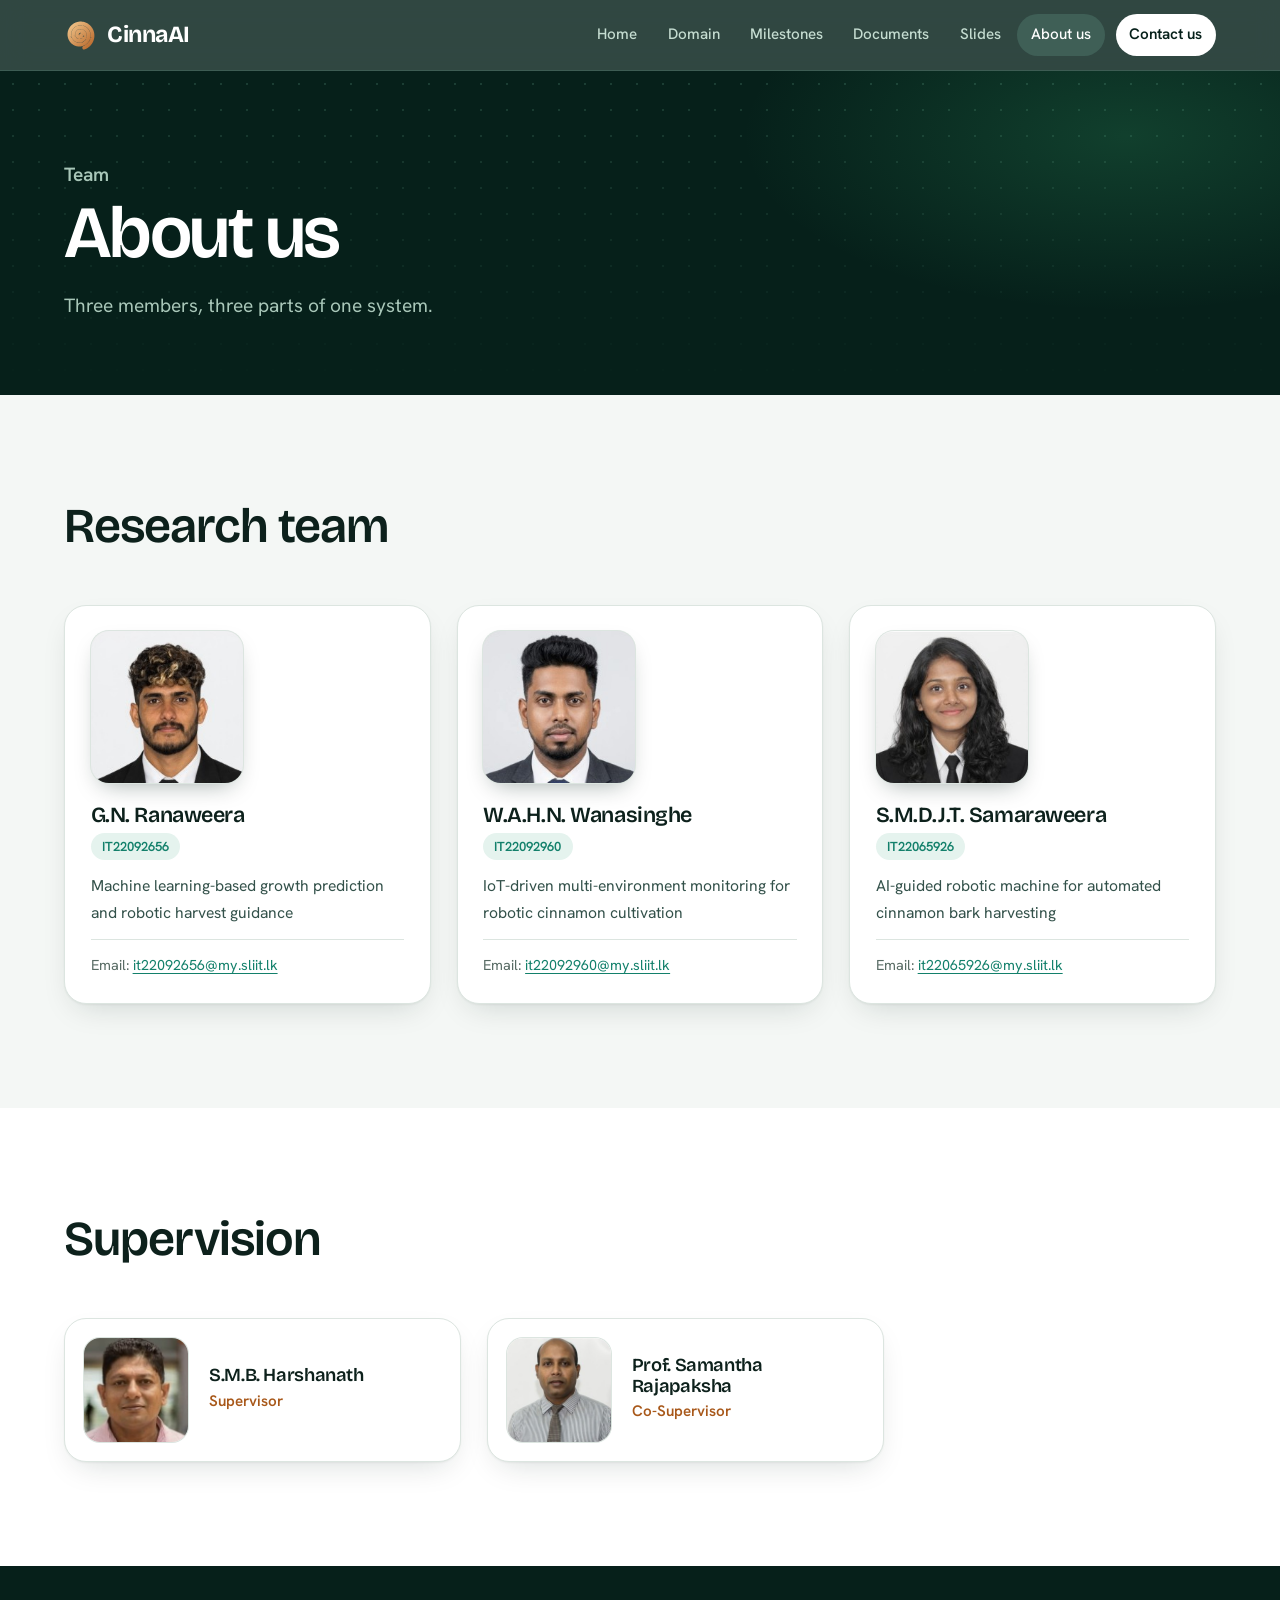
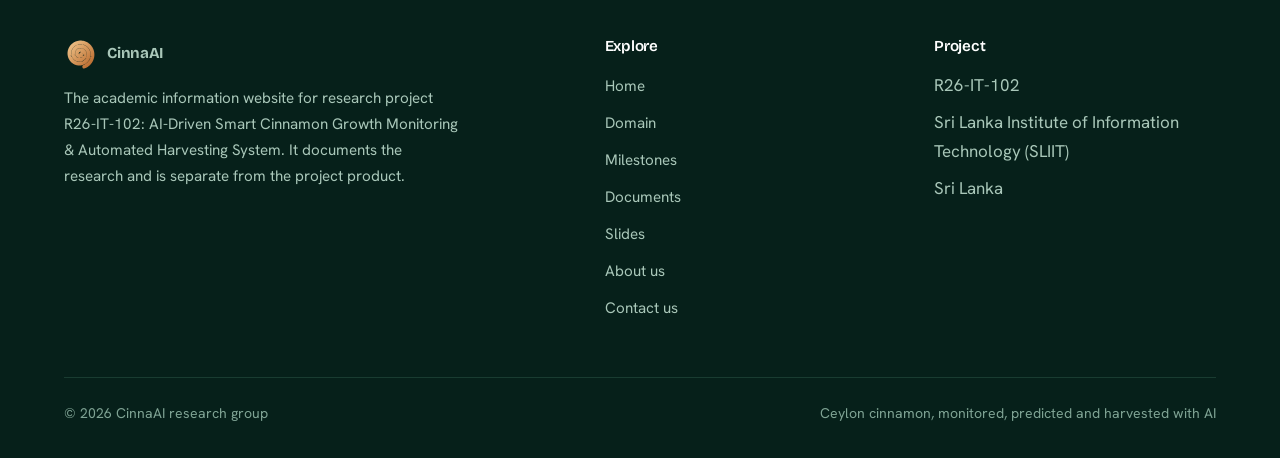
<file: about.html>
<!DOCTYPE html>
<html lang="en">
<head>
<meta charset="UTF-8">
<meta name="viewport" content="width=device-width, initial-scale=1">
<title>About us | CinnaAI</title>
<meta name="description" content="CinnaAI: academic information website for research project R26-IT-102, AI-Driven Smart Cinnamon Growth Monitoring &amp; Automated Harvesting System.">
<meta name="theme-color" content="#06201A">
<meta property="og:title" content="CinnaAI | About us">
<meta property="og:description" content="AI-Driven Smart Cinnamon Growth Monitoring &amp; Automated Harvesting System">
<link rel="icon" href="data:image/svg+xml,%3Csvg xmlns='http://www.w3.org/2000/svg' viewBox='0 0 100 100'%3E%3Crect width='100' height='100' rx='22' fill='%2306201A'/%3E%3Ccircle cx='50' cy='50' r='26' fill='none' stroke='%23C98A4B' stroke-width='11'/%3E%3Ccircle cx='50' cy='50' r='9' fill='%23C98A4B'/%3E%3C/svg%3E">
<link rel="preconnect" href="https://fonts.googleapis.com">
<link rel="preconnect" href="https://fonts.gstatic.com" crossorigin>
<link rel="stylesheet" href="https://fonts.googleapis.com/css2?family=Bricolage+Grotesque:opsz,wght@12..96,500;600;700&family=Hanken+Grotesk:wght@400;500;600&display=swap">
<link rel="stylesheet" href="css/style.css">
</head>
<body>
<a class="skip" href="#main">Skip to content</a>
<header class="site-header">
  <div class="wrap bar">
    <a class="brand" href="index.html" aria-label="CinnaAI home"><svg class="logo-mark" viewBox="0 0 300 300" aria-hidden="true"><defs><linearGradient id="lg" x1="0" y1="0" x2="1" y2="1"><stop offset="0" stop-color="#F0C48A"/><stop offset="1" stop-color="#B8672A"/></linearGradient></defs><path d="M160.0,150.0 L160.4,150.7 L160.7,151.5 L161.0,152.4 L161.2,153.3 L161.3,154.2 L161.3,155.2 L161.3,156.2 L161.2,157.2 L160.9,158.2 L160.6,159.3 L160.2,160.3 L159.7,161.3 L159.1,162.3 L158.4,163.3 L157.7,164.2 L156.8,165.1 L155.8,166.0 L154.8,166.7 L153.6,167.4 L152.4,168.0 L151.2,168.6 L149.8,169.0 L148.4,169.4 L147.0,169.6 L145.5,169.8 L144.0,169.8 L142.4,169.7 L140.8,169.5 L139.3,169.1 L137.7,168.6 L136.1,168.0 L134.6,167.3 L133.1,166.4 L131.7,165.4 L130.3,164.3 L129.0,163.1 L127.7,161.7 L126.5,160.3 L125.5,158.7 L124.5,157.0 L123.7,155.3 L123.0,153.4 L122.4,151.5 L121.9,149.5 L121.6,147.4 L121.5,145.4 L121.5,143.2 L121.7,141.1 L122.0,138.9 L122.5,136.8 L123.2,134.6 L124.0,132.5 L125.0,130.4 L126.2,128.4 L127.5,126.4 L129.0,124.6 L130.6,122.8 L132.4,121.1 L134.3,119.6 L136.4,118.1 L138.6,116.9 L140.9,115.7 L143.3,114.8 L145.8,114.0 L148.4,113.3 L151.0,112.9 L153.7,112.7 L156.4,112.6 L159.2,112.8 L162.0,113.1 L164.7,113.7 L167.5,114.5 L170.2,115.5 L172.9,116.7 L175.4,118.1 L177.9,119.7 L180.3,121.5 L182.6,123.5 L184.8,125.7 L186.8,128.0 L188.6,130.5 L190.3,133.2 L191.8,136.0 L193.1,138.9 L194.2,142.0 L195.1,145.1 L195.7,148.4 L196.1,151.7 L196.3,155.0 L196.2,158.4 L195.9,161.8 L195.3,165.2 L194.5,168.5 L193.4,171.9 L192.1,175.1 L190.5,178.3 L188.7,181.4 L186.6,184.4 L184.3,187.2 L181.8,189.9 L179.1,192.4 L176.2,194.8 L173.1,196.9 L169.8,198.8 L166.4,200.5 L162.8,202.0 L159.2,203.2 L155.4,204.1 L151.5,204.7 L147.5,205.1 L143.5,205.2 L139.5,205.0 L135.5,204.5 L131.5,203.7 L127.5,202.6 L123.6,201.2 L119.8,199.6 L116.1,197.6 L112.5,195.4 L109.0,192.9 L105.8,190.1 L102.7,187.1 L99.8,183.8 L97.1,180.3 L94.7,176.6 L92.6,172.7 L90.7,168.7 L89.1,164.5 L87.8,160.1 L86.9,155.7 L86.2,151.1 L85.9,146.5 L85.9,141.9 L86.2,137.2 L86.9,132.6 L87.9,128.0 L89.3,123.4 L91.0,118.9 L93.0,114.6 L95.4,110.3 L98.1,106.2 L101.0,102.3 L104.3,98.6 L107.9,95.2 L111.7,92.0 L115.7,89.0 L120.0,86.3 L124.5,84.0 L129.2,81.9 L134.1,80.2 L139.1,78.8 L144.2,77.8 L149.3,77.2 L154.6,76.9 L159.9,77.0 L165.2,77.5 L170.5,78.4 L175.7,79.6 L180.8,81.3 L185.9,83.3 L190.8,85.7 L195.5,88.5 L200.1,91.6 L204.5,95.1 L208.6,98.8 L212.4,102.9 L216.0,107.3 L219.2,111.9 L222.2,116.8 L224.7,122.0 L226.9,127.3 L228.8,132.8 L230.2,138.4 L231.3,144.2 L231.9,150.0 L232.1,155.9 L231.8,161.8 L231.2,167.8 L230.1,173.7 L228.6,179.5 L226.6,185.2 L224.3,190.8 L221.5,196.3 L218.3,201.5 L214.8,206.6 L210.8,211.4 L206.5,215.9 L201.9,220.1 L197.0,224.0 L191.7,227.5 L186.2,230.7 L180.5,233.5 L174.5,235.8 L168.4,237.8 L162.1,239.3 L155.7,240.3 L149.2,240.9 L142.6,241.0 L136.1,240.7 L129.5,239.8 L123.0,238.5 L116.6,236.7 L110.2,234.5 L104.1,231.8 L98.1,228.6 L92.4,225.0 L86.8,221.0 L81.6,216.6 L76.7,211.8 L72.1,206.6 L67.9,201.1 L64.1,195.2 L60.7,189.1 L57.7,182.7 L55.2,176.2 L53.2,169.4 L51.7,162.4 L50.6,155.4 L50.1,148.2 L50.0,141.0 L50.5,133.8 L51.6,126.6 L53.1,119.5 L55.2,112.5 L57.7,105.6 L60.8,98.9 L64.4,92.4 L68.4,86.1 L72.9,80.1 L77.8,74.5 L83.2,69.2 L88.9,64.3 L95.0,59.8 L101.4,55.7 L108.1,52.1 L115.1,48.9 L122.4,46.3 L129.8,44.2 L137.4,42.6 L145.1,41.5 L152.9,41.1 L160.8,41.1 L168.6,41.8 L176.4,43.0 L184.2,44.8 L191.8,47.1 L199.3,50.0 L206.5,53.5 L213.5,57.4 L220.3,61.9 L226.7,66.9 L232.7,72.3 L238.4,78.2 L243.7,84.5 L248.5,91.2 L252.8,98.2 L256.7,105.5 L260.0,113.2 L262.7,121.1 L264.9,129.1 L266.5,137.4 L267.5,145.8 L267.9,154.2 L267.7,162.7 L266.9,171.2 L265.5,179.7 L263.5,188.0 L260.8,196.2 L257.6,204.2 L253.8,212.0 L249.4,219.5 L244.5,226.7 L239.0,233.6 L233.1,240.1 L226.7,246.1 L219.8,251.7 L212.5,256.8 L204.9,261.4 L196.9,265.4 L188.6,268.9" fill="none" stroke="url(#lg)" stroke-width="34" stroke-linecap="round" stroke-linejoin="round"/></svg><span>CinnaAI</span></a>
    <input type="checkbox" id="nav-toggle" class="nav-toggle" aria-label="Toggle menu">
    <label for="nav-toggle" class="nav-btn" aria-hidden="true"><span></span><span></span><span></span></label>
    <nav aria-label="Main"><ul><li><a href="index.html">Home</a></li><li><a href="domain.html">Domain</a></li><li><a href="milestones.html">Milestones</a></li><li><a href="documents.html">Documents</a></li><li><a href="presentations.html">Slides</a></li><li><a href="about.html" aria-current="page">About us</a></li><li class="cta"><a href="contact.html">Contact us</a></li></ul></nav>
  </div>
</header>

<main id="main">
<section class="pagehead"><div class="wrap">
  <p class="crumb">Team</p>
  <h1>About us</h1>
  <p>Three members, three parts of one system.</p>
</div></section>
<section class="section">
  <div class="wrap">
    <div class="section-head"><h2>Research team</h2></div>
    <div class="team"><article class="person">
  <img src="assets/images/ranaweera.jpg" alt="Photo of G.N. Ranaweera" width="152" height="152" loading="lazy">
  <div><h3>G.N. Ranaweera</h3><span class="id">IT22092656</span><p class="part">Machine learning-based growth prediction and robotic harvest guidance</p><p class="meta">Email: <a href="mailto:it22092656@my.sliit.lk">it22092656@my.sliit.lk</a><br></div>
</article><article class="person">
  <img src="assets/images/wanasinghe.jpg" alt="Photo of W.A.H.N. Wanasinghe" width="152" height="152" loading="lazy">
  <div><h3>W.A.H.N. Wanasinghe</h3><span class="id">IT22092960</span><p class="part">IoT-driven multi-environment monitoring for robotic cinnamon cultivation</p><p class="meta">Email: <a href="mailto:it22092960@my.sliit.lk">it22092960@my.sliit.lk</a><br></div>
</article><article class="person">
  <img src="assets/images/samaraweera.jpg" alt="Photo of S.M.D.J.T. Samaraweera" width="152" height="152" loading="lazy">
  <div><h3>S.M.D.J.T. Samaraweera</h3><span class="id">IT22065926</span><p class="part">AI-guided robotic machine for automated cinnamon bark harvesting</p><p class="meta">Email: <a href="mailto:it22065926@my.sliit.lk">it22065926@my.sliit.lk</a><br></div>
</article></div>
  </div>
</section>
<section class="section white">
  <div class="wrap">
    <div class="section-head"><h2>Supervision</h2></div>
    <div class="supers"><article class="super"><img src="assets/images/supervisor-1.jpg" alt="Photo of S.M.B. Harshanath" width="104" height="104" loading="lazy"><div><h3>S.M.B. Harshanath</h3><p>Supervisor</p></div></article><article class="super"><img src="assets/images/supervisor-2.jpg" alt="Photo of Prof. Samantha Rajapaksha" width="104" height="104" loading="lazy"><div><h3>Prof. Samantha Rajapaksha</h3><p>Co-Supervisor</p></div></article></div>
  </div>
</section>

</main>
<footer class="site-footer">
  <div class="wrap">
    <div class="foot">
      <div>
        <a class="brand" href="index.html"><svg class="logo-mark" viewBox="0 0 300 300" aria-hidden="true"><defs><linearGradient id="lg2" x1="0" y1="0" x2="1" y2="1"><stop offset="0" stop-color="#F0C48A"/><stop offset="1" stop-color="#B8672A"/></linearGradient></defs><path d="M160.0,150.0 L160.4,150.7 L160.7,151.5 L161.0,152.4 L161.2,153.3 L161.3,154.2 L161.3,155.2 L161.3,156.2 L161.2,157.2 L160.9,158.2 L160.6,159.3 L160.2,160.3 L159.7,161.3 L159.1,162.3 L158.4,163.3 L157.7,164.2 L156.8,165.1 L155.8,166.0 L154.8,166.7 L153.6,167.4 L152.4,168.0 L151.2,168.6 L149.8,169.0 L148.4,169.4 L147.0,169.6 L145.5,169.8 L144.0,169.8 L142.4,169.7 L140.8,169.5 L139.3,169.1 L137.7,168.6 L136.1,168.0 L134.6,167.3 L133.1,166.4 L131.7,165.4 L130.3,164.3 L129.0,163.1 L127.7,161.7 L126.5,160.3 L125.5,158.7 L124.5,157.0 L123.7,155.3 L123.0,153.4 L122.4,151.5 L121.9,149.5 L121.6,147.4 L121.5,145.4 L121.5,143.2 L121.7,141.1 L122.0,138.9 L122.5,136.8 L123.2,134.6 L124.0,132.5 L125.0,130.4 L126.2,128.4 L127.5,126.4 L129.0,124.6 L130.6,122.8 L132.4,121.1 L134.3,119.6 L136.4,118.1 L138.6,116.9 L140.9,115.7 L143.3,114.8 L145.8,114.0 L148.4,113.3 L151.0,112.9 L153.7,112.7 L156.4,112.6 L159.2,112.8 L162.0,113.1 L164.7,113.7 L167.5,114.5 L170.2,115.5 L172.9,116.7 L175.4,118.1 L177.9,119.7 L180.3,121.5 L182.6,123.5 L184.8,125.7 L186.8,128.0 L188.6,130.5 L190.3,133.2 L191.8,136.0 L193.1,138.9 L194.2,142.0 L195.1,145.1 L195.7,148.4 L196.1,151.7 L196.3,155.0 L196.2,158.4 L195.9,161.8 L195.3,165.2 L194.5,168.5 L193.4,171.9 L192.1,175.1 L190.5,178.3 L188.7,181.4 L186.6,184.4 L184.3,187.2 L181.8,189.9 L179.1,192.4 L176.2,194.8 L173.1,196.9 L169.8,198.8 L166.4,200.5 L162.8,202.0 L159.2,203.2 L155.4,204.1 L151.5,204.7 L147.5,205.1 L143.5,205.2 L139.5,205.0 L135.5,204.5 L131.5,203.7 L127.5,202.6 L123.6,201.2 L119.8,199.6 L116.1,197.6 L112.5,195.4 L109.0,192.9 L105.8,190.1 L102.7,187.1 L99.8,183.8 L97.1,180.3 L94.7,176.6 L92.6,172.7 L90.7,168.7 L89.1,164.5 L87.8,160.1 L86.9,155.7 L86.2,151.1 L85.9,146.5 L85.9,141.9 L86.2,137.2 L86.9,132.6 L87.9,128.0 L89.3,123.4 L91.0,118.9 L93.0,114.6 L95.4,110.3 L98.1,106.2 L101.0,102.3 L104.3,98.6 L107.9,95.2 L111.7,92.0 L115.7,89.0 L120.0,86.3 L124.5,84.0 L129.2,81.9 L134.1,80.2 L139.1,78.8 L144.2,77.8 L149.3,77.2 L154.6,76.9 L159.9,77.0 L165.2,77.5 L170.5,78.4 L175.7,79.6 L180.8,81.3 L185.9,83.3 L190.8,85.7 L195.5,88.5 L200.1,91.6 L204.5,95.1 L208.6,98.8 L212.4,102.9 L216.0,107.3 L219.2,111.9 L222.2,116.8 L224.7,122.0 L226.9,127.3 L228.8,132.8 L230.2,138.4 L231.3,144.2 L231.9,150.0 L232.1,155.9 L231.8,161.8 L231.2,167.8 L230.1,173.7 L228.6,179.5 L226.6,185.2 L224.3,190.8 L221.5,196.3 L218.3,201.5 L214.8,206.6 L210.8,211.4 L206.5,215.9 L201.9,220.1 L197.0,224.0 L191.7,227.5 L186.2,230.7 L180.5,233.5 L174.5,235.8 L168.4,237.8 L162.1,239.3 L155.7,240.3 L149.2,240.9 L142.6,241.0 L136.1,240.7 L129.5,239.8 L123.0,238.5 L116.6,236.7 L110.2,234.5 L104.1,231.8 L98.1,228.6 L92.4,225.0 L86.8,221.0 L81.6,216.6 L76.7,211.8 L72.1,206.6 L67.9,201.1 L64.1,195.2 L60.7,189.1 L57.7,182.7 L55.2,176.2 L53.2,169.4 L51.7,162.4 L50.6,155.4 L50.1,148.2 L50.0,141.0 L50.5,133.8 L51.6,126.6 L53.1,119.5 L55.2,112.5 L57.7,105.6 L60.8,98.9 L64.4,92.4 L68.4,86.1 L72.9,80.1 L77.8,74.5 L83.2,69.2 L88.9,64.3 L95.0,59.8 L101.4,55.7 L108.1,52.1 L115.1,48.9 L122.4,46.3 L129.8,44.2 L137.4,42.6 L145.1,41.5 L152.9,41.1 L160.8,41.1 L168.6,41.8 L176.4,43.0 L184.2,44.8 L191.8,47.1 L199.3,50.0 L206.5,53.5 L213.5,57.4 L220.3,61.9 L226.7,66.9 L232.7,72.3 L238.4,78.2 L243.7,84.5 L248.5,91.2 L252.8,98.2 L256.7,105.5 L260.0,113.2 L262.7,121.1 L264.9,129.1 L266.5,137.4 L267.5,145.8 L267.9,154.2 L267.7,162.7 L266.9,171.2 L265.5,179.7 L263.5,188.0 L260.8,196.2 L257.6,204.2 L253.8,212.0 L249.4,219.5 L244.5,226.7 L239.0,233.6 L233.1,240.1 L226.7,246.1 L219.8,251.7 L212.5,256.8 L204.9,261.4 L196.9,265.4 L188.6,268.9" fill="none" stroke="url(#lg2)" stroke-width="34" stroke-linecap="round" stroke-linejoin="round"/></svg><span>CinnaAI</span></a>
        <p>The academic information website for research project R26-IT-102: AI-Driven Smart Cinnamon Growth Monitoring &amp; Automated Harvesting System. It documents the research and is separate from the project product.</p>
      </div>
      <div><h4>Explore</h4><ul><li><a href="index.html">Home</a></li><li><a href="domain.html">Domain</a></li><li><a href="milestones.html">Milestones</a></li><li><a href="documents.html">Documents</a></li><li><a href="presentations.html">Slides</a></li><li><a href="about.html">About us</a></li><li><a href="contact.html">Contact us</a></li></ul></div>
      <div><h4>Project</h4><ul><li>R26-IT-102</li><li>Sri Lanka Institute of Information Technology (SLIIT)</li><li>Sri Lanka</li></ul></div>
    </div>
    <div class="legal"><span>&copy; 2026 CinnaAI research group</span><span>Ceylon cinnamon, monitored, predicted and harvested with AI</span></div>
  </div>
</footer>
</body>
</html>
</file>
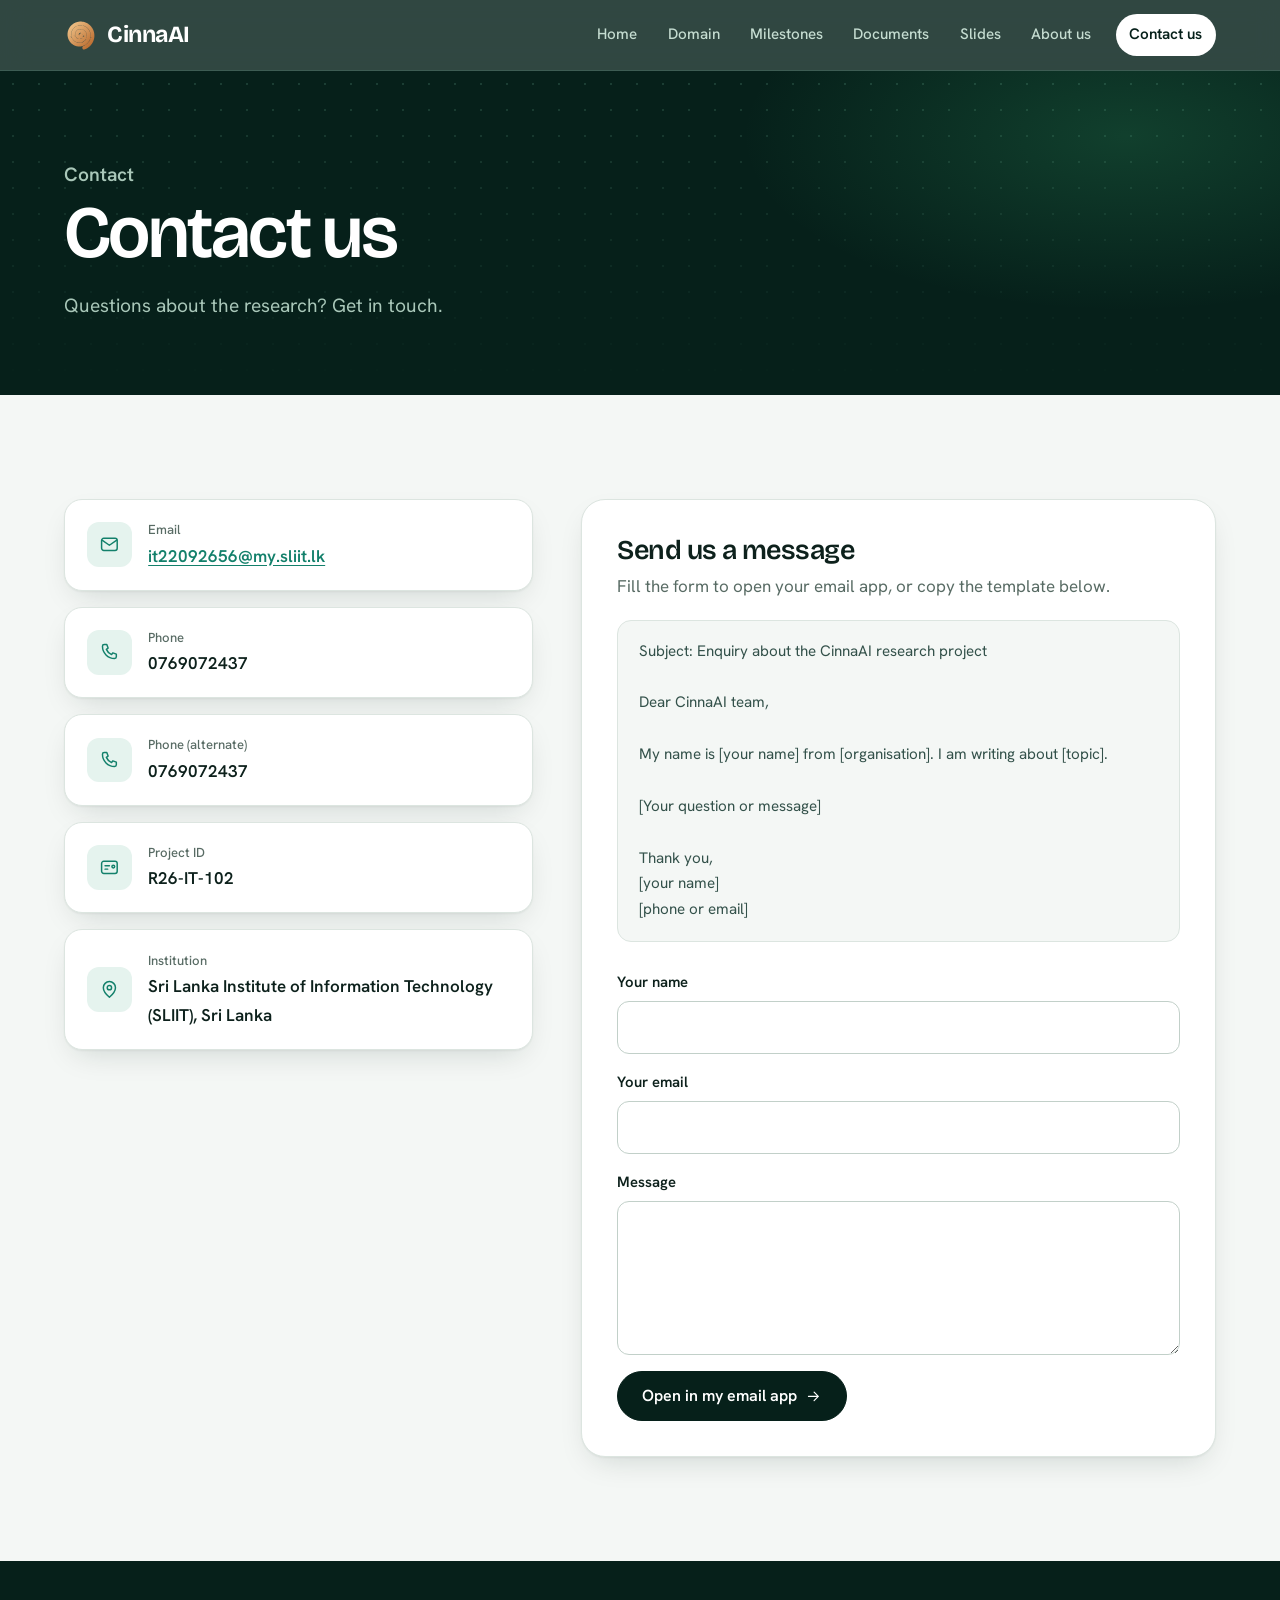
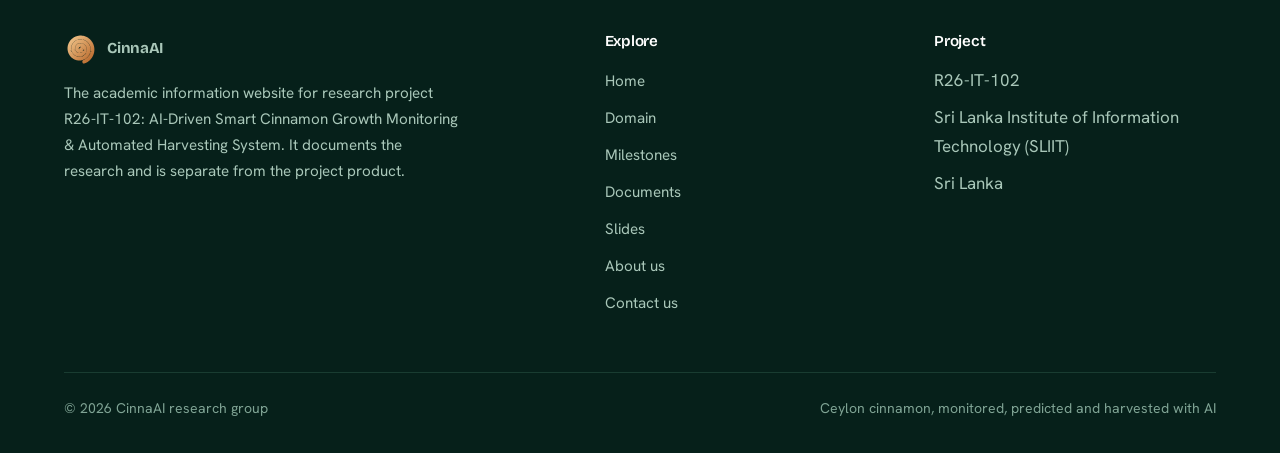
<file: contact.html>
<!DOCTYPE html>
<html lang="en">
<head>
<meta charset="UTF-8">
<meta name="viewport" content="width=device-width, initial-scale=1">
<title>Contact us | CinnaAI</title>
<meta name="description" content="CinnaAI: academic information website for research project R26-IT-102, AI-Driven Smart Cinnamon Growth Monitoring &amp; Automated Harvesting System.">
<meta name="theme-color" content="#06201A">
<meta property="og:title" content="CinnaAI | Contact us">
<meta property="og:description" content="AI-Driven Smart Cinnamon Growth Monitoring &amp; Automated Harvesting System">
<link rel="icon" href="data:image/svg+xml,%3Csvg xmlns='http://www.w3.org/2000/svg' viewBox='0 0 100 100'%3E%3Crect width='100' height='100' rx='22' fill='%2306201A'/%3E%3Ccircle cx='50' cy='50' r='26' fill='none' stroke='%23C98A4B' stroke-width='11'/%3E%3Ccircle cx='50' cy='50' r='9' fill='%23C98A4B'/%3E%3C/svg%3E">
<link rel="preconnect" href="https://fonts.googleapis.com">
<link rel="preconnect" href="https://fonts.gstatic.com" crossorigin>
<link rel="stylesheet" href="https://fonts.googleapis.com/css2?family=Bricolage+Grotesque:opsz,wght@12..96,500;600;700&family=Hanken+Grotesk:wght@400;500;600&display=swap">
<link rel="stylesheet" href="css/style.css">
</head>
<body>
<a class="skip" href="#main">Skip to content</a>
<header class="site-header">
  <div class="wrap bar">
    <a class="brand" href="index.html" aria-label="CinnaAI home"><svg class="logo-mark" viewBox="0 0 300 300" aria-hidden="true"><defs><linearGradient id="lg" x1="0" y1="0" x2="1" y2="1"><stop offset="0" stop-color="#F0C48A"/><stop offset="1" stop-color="#B8672A"/></linearGradient></defs><path d="M160.0,150.0 L160.4,150.7 L160.7,151.5 L161.0,152.4 L161.2,153.3 L161.3,154.2 L161.3,155.2 L161.3,156.2 L161.2,157.2 L160.9,158.2 L160.6,159.3 L160.2,160.3 L159.7,161.3 L159.1,162.3 L158.4,163.3 L157.7,164.2 L156.8,165.1 L155.8,166.0 L154.8,166.7 L153.6,167.4 L152.4,168.0 L151.2,168.6 L149.8,169.0 L148.4,169.4 L147.0,169.6 L145.5,169.8 L144.0,169.8 L142.4,169.7 L140.8,169.5 L139.3,169.1 L137.7,168.6 L136.1,168.0 L134.6,167.3 L133.1,166.4 L131.7,165.4 L130.3,164.3 L129.0,163.1 L127.7,161.7 L126.5,160.3 L125.5,158.7 L124.5,157.0 L123.7,155.3 L123.0,153.4 L122.4,151.5 L121.9,149.5 L121.6,147.4 L121.5,145.4 L121.5,143.2 L121.7,141.1 L122.0,138.9 L122.5,136.8 L123.2,134.6 L124.0,132.5 L125.0,130.4 L126.2,128.4 L127.5,126.4 L129.0,124.6 L130.6,122.8 L132.4,121.1 L134.3,119.6 L136.4,118.1 L138.6,116.9 L140.9,115.7 L143.3,114.8 L145.8,114.0 L148.4,113.3 L151.0,112.9 L153.7,112.7 L156.4,112.6 L159.2,112.8 L162.0,113.1 L164.7,113.7 L167.5,114.5 L170.2,115.5 L172.9,116.7 L175.4,118.1 L177.9,119.7 L180.3,121.5 L182.6,123.5 L184.8,125.7 L186.8,128.0 L188.6,130.5 L190.3,133.2 L191.8,136.0 L193.1,138.9 L194.2,142.0 L195.1,145.1 L195.7,148.4 L196.1,151.7 L196.3,155.0 L196.2,158.4 L195.9,161.8 L195.3,165.2 L194.5,168.5 L193.4,171.9 L192.1,175.1 L190.5,178.3 L188.7,181.4 L186.6,184.4 L184.3,187.2 L181.8,189.9 L179.1,192.4 L176.2,194.8 L173.1,196.9 L169.8,198.8 L166.4,200.5 L162.8,202.0 L159.2,203.2 L155.4,204.1 L151.5,204.7 L147.5,205.1 L143.5,205.2 L139.5,205.0 L135.5,204.5 L131.5,203.7 L127.5,202.6 L123.6,201.2 L119.8,199.6 L116.1,197.6 L112.5,195.4 L109.0,192.9 L105.8,190.1 L102.7,187.1 L99.8,183.8 L97.1,180.3 L94.7,176.6 L92.6,172.7 L90.7,168.7 L89.1,164.5 L87.8,160.1 L86.9,155.7 L86.2,151.1 L85.9,146.5 L85.9,141.9 L86.2,137.2 L86.9,132.6 L87.9,128.0 L89.3,123.4 L91.0,118.9 L93.0,114.6 L95.4,110.3 L98.1,106.2 L101.0,102.3 L104.3,98.6 L107.9,95.2 L111.7,92.0 L115.7,89.0 L120.0,86.3 L124.5,84.0 L129.2,81.9 L134.1,80.2 L139.1,78.8 L144.2,77.8 L149.3,77.2 L154.6,76.9 L159.9,77.0 L165.2,77.5 L170.5,78.4 L175.7,79.6 L180.8,81.3 L185.9,83.3 L190.8,85.7 L195.5,88.5 L200.1,91.6 L204.5,95.1 L208.6,98.8 L212.4,102.9 L216.0,107.3 L219.2,111.9 L222.2,116.8 L224.7,122.0 L226.9,127.3 L228.8,132.8 L230.2,138.4 L231.3,144.2 L231.9,150.0 L232.1,155.9 L231.8,161.8 L231.2,167.8 L230.1,173.7 L228.6,179.5 L226.6,185.2 L224.3,190.8 L221.5,196.3 L218.3,201.5 L214.8,206.6 L210.8,211.4 L206.5,215.9 L201.9,220.1 L197.0,224.0 L191.7,227.5 L186.2,230.7 L180.5,233.5 L174.5,235.8 L168.4,237.8 L162.1,239.3 L155.7,240.3 L149.2,240.9 L142.6,241.0 L136.1,240.7 L129.5,239.8 L123.0,238.5 L116.6,236.7 L110.2,234.5 L104.1,231.8 L98.1,228.6 L92.4,225.0 L86.8,221.0 L81.6,216.6 L76.7,211.8 L72.1,206.6 L67.9,201.1 L64.1,195.2 L60.7,189.1 L57.7,182.7 L55.2,176.2 L53.2,169.4 L51.7,162.4 L50.6,155.4 L50.1,148.2 L50.0,141.0 L50.5,133.8 L51.6,126.6 L53.1,119.5 L55.2,112.5 L57.7,105.6 L60.8,98.9 L64.4,92.4 L68.4,86.1 L72.9,80.1 L77.8,74.5 L83.2,69.2 L88.9,64.3 L95.0,59.8 L101.4,55.7 L108.1,52.1 L115.1,48.9 L122.4,46.3 L129.8,44.2 L137.4,42.6 L145.1,41.5 L152.9,41.1 L160.8,41.1 L168.6,41.8 L176.4,43.0 L184.2,44.8 L191.8,47.1 L199.3,50.0 L206.5,53.5 L213.5,57.4 L220.3,61.9 L226.7,66.9 L232.7,72.3 L238.4,78.2 L243.7,84.5 L248.5,91.2 L252.8,98.2 L256.7,105.5 L260.0,113.2 L262.7,121.1 L264.9,129.1 L266.5,137.4 L267.5,145.8 L267.9,154.2 L267.7,162.7 L266.9,171.2 L265.5,179.7 L263.5,188.0 L260.8,196.2 L257.6,204.2 L253.8,212.0 L249.4,219.5 L244.5,226.7 L239.0,233.6 L233.1,240.1 L226.7,246.1 L219.8,251.7 L212.5,256.8 L204.9,261.4 L196.9,265.4 L188.6,268.9" fill="none" stroke="url(#lg)" stroke-width="34" stroke-linecap="round" stroke-linejoin="round"/></svg><span>CinnaAI</span></a>
    <input type="checkbox" id="nav-toggle" class="nav-toggle" aria-label="Toggle menu">
    <label for="nav-toggle" class="nav-btn" aria-hidden="true"><span></span><span></span><span></span></label>
    <nav aria-label="Main"><ul><li><a href="index.html">Home</a></li><li><a href="domain.html">Domain</a></li><li><a href="milestones.html">Milestones</a></li><li><a href="documents.html">Documents</a></li><li><a href="presentations.html">Slides</a></li><li><a href="about.html">About us</a></li><li class="cta"><a href="contact.html" aria-current="page">Contact us</a></li></ul></nav>
  </div>
</header>

<main id="main">
<section class="pagehead"><div class="wrap">
  <p class="crumb">Contact</p>
  <h1>Contact us</h1>
  <p>Questions about the research? Get in touch.</p>
</div></section>
<section class="section">
  <div class="wrap contact-grid">
    <div class="cinfo">
      <div class="cbox"><div class="ic"><svg viewBox="0 0 24 24" fill="none" stroke="currentColor" stroke-width="1.7" stroke-linecap="round" stroke-linejoin="round" aria-hidden="true"><rect x="3" y="5" width="18" height="14" rx="2.5"/><path d="M3.5 7l8.5 6 8.5-6"/></svg></div><div><small>Email</small><span><a href="mailto:it22092656@my.sliit.lk">it22092656@my.sliit.lk</a></span></div></div>
      <div class="cbox"><div class="ic"><svg viewBox="0 0 24 24" fill="none" stroke="currentColor" stroke-width="1.7" stroke-linecap="round" stroke-linejoin="round" aria-hidden="true"><path d="M6 3h3l1.5 4-2 1.5a11 11 0 0 0 6 6L16 12.5l4 1.5v3a2 2 0 0 1-2 2A14 14 0 0 1 4 5a2 2 0 0 1 2-2z"/></svg></div><div><small>Phone</small><span>0769072437</span></div></div>
      <div class="cbox"><div class="ic"><svg viewBox="0 0 24 24" fill="none" stroke="currentColor" stroke-width="1.7" stroke-linecap="round" stroke-linejoin="round" aria-hidden="true"><path d="M6 3h3l1.5 4-2 1.5a11 11 0 0 0 6 6L16 12.5l4 1.5v3a2 2 0 0 1-2 2A14 14 0 0 1 4 5a2 2 0 0 1 2-2z"/></svg></div><div><small>Phone (alternate)</small><span>0769072437</span></div></div>
      <div class="cbox"><div class="ic"><svg viewBox="0 0 24 24" fill="none" stroke="currentColor" stroke-width="1.7" stroke-linecap="round" stroke-linejoin="round" aria-hidden="true"><rect x="3" y="5" width="18" height="14" rx="2.5"/><path d="M7 10h5M7 14h3"/><circle cx="16.5" cy="11" r="1.6"/></svg></div><div><small>Project ID</small><span>R26-IT-102</span></div></div>
      <div class="cbox"><div class="ic"><svg viewBox="0 0 24 24" fill="none" stroke="currentColor" stroke-width="1.7" stroke-linecap="round" stroke-linejoin="round" aria-hidden="true"><path d="M12 21s7-6 7-11a7 7 0 0 0-14 0c0 5 7 11 7 11z"/><circle cx="12" cy="10" r="2.5"/></svg></div><div><small>Institution</small><span>Sri Lanka Institute of Information Technology (SLIIT), Sri Lanka</span></div></div>
    </div>
    <div class="formcard">
      <h2>Send us a message</h2>
      <p class="muted">Fill the form to open your email app, or copy the template below.</p>
      <pre class="template">Subject: Enquiry about the CinnaAI research project

Dear CinnaAI team,

My name is [your name] from [organisation]. I am writing about [topic].

[Your question or message]

Thank you,
[your name]
[phone or email]</pre>
      <form action="mailto:it22092656@my.sliit.lk" method="post" enctype="text/plain" class="mailform">
        <label>Your name <input type="text" name="name" required></label>
        <label>Your email <input type="email" name="email" required></label>
        <label>Message <textarea name="message" rows="5" required></textarea></label>
        <button class="btn" type="submit">Open in my email app <svg viewBox="0 0 24 24" fill="none" stroke="currentColor" stroke-width="1.7" stroke-linecap="round" stroke-linejoin="round" aria-hidden="true"><path d="M5 12h14M13 6l6 6-6 6"/></svg></button>
      </form>
    </div>
  </div>
</section>

</main>
<footer class="site-footer">
  <div class="wrap">
    <div class="foot">
      <div>
        <a class="brand" href="index.html"><svg class="logo-mark" viewBox="0 0 300 300" aria-hidden="true"><defs><linearGradient id="lg2" x1="0" y1="0" x2="1" y2="1"><stop offset="0" stop-color="#F0C48A"/><stop offset="1" stop-color="#B8672A"/></linearGradient></defs><path d="M160.0,150.0 L160.4,150.7 L160.7,151.5 L161.0,152.4 L161.2,153.3 L161.3,154.2 L161.3,155.2 L161.3,156.2 L161.2,157.2 L160.9,158.2 L160.6,159.3 L160.2,160.3 L159.7,161.3 L159.1,162.3 L158.4,163.3 L157.7,164.2 L156.8,165.1 L155.8,166.0 L154.8,166.7 L153.6,167.4 L152.4,168.0 L151.2,168.6 L149.8,169.0 L148.4,169.4 L147.0,169.6 L145.5,169.8 L144.0,169.8 L142.4,169.7 L140.8,169.5 L139.3,169.1 L137.7,168.6 L136.1,168.0 L134.6,167.3 L133.1,166.4 L131.7,165.4 L130.3,164.3 L129.0,163.1 L127.7,161.7 L126.5,160.3 L125.5,158.7 L124.5,157.0 L123.7,155.3 L123.0,153.4 L122.4,151.5 L121.9,149.5 L121.6,147.4 L121.5,145.4 L121.5,143.2 L121.7,141.1 L122.0,138.9 L122.5,136.8 L123.2,134.6 L124.0,132.5 L125.0,130.4 L126.2,128.4 L127.5,126.4 L129.0,124.6 L130.6,122.8 L132.4,121.1 L134.3,119.6 L136.4,118.1 L138.6,116.9 L140.9,115.7 L143.3,114.8 L145.8,114.0 L148.4,113.3 L151.0,112.9 L153.7,112.7 L156.4,112.6 L159.2,112.8 L162.0,113.1 L164.7,113.7 L167.5,114.5 L170.2,115.5 L172.9,116.7 L175.4,118.1 L177.9,119.7 L180.3,121.5 L182.6,123.5 L184.8,125.7 L186.8,128.0 L188.6,130.5 L190.3,133.2 L191.8,136.0 L193.1,138.9 L194.2,142.0 L195.1,145.1 L195.7,148.4 L196.1,151.7 L196.3,155.0 L196.2,158.4 L195.9,161.8 L195.3,165.2 L194.5,168.5 L193.4,171.9 L192.1,175.1 L190.5,178.3 L188.7,181.4 L186.6,184.4 L184.3,187.2 L181.8,189.9 L179.1,192.4 L176.2,194.8 L173.1,196.9 L169.8,198.8 L166.4,200.5 L162.8,202.0 L159.2,203.2 L155.4,204.1 L151.5,204.7 L147.5,205.1 L143.5,205.2 L139.5,205.0 L135.5,204.5 L131.5,203.7 L127.5,202.6 L123.6,201.2 L119.8,199.6 L116.1,197.6 L112.5,195.4 L109.0,192.9 L105.8,190.1 L102.7,187.1 L99.8,183.8 L97.1,180.3 L94.7,176.6 L92.6,172.7 L90.7,168.7 L89.1,164.5 L87.8,160.1 L86.9,155.7 L86.2,151.1 L85.9,146.5 L85.9,141.9 L86.2,137.2 L86.9,132.6 L87.9,128.0 L89.3,123.4 L91.0,118.9 L93.0,114.6 L95.4,110.3 L98.1,106.2 L101.0,102.3 L104.3,98.6 L107.9,95.2 L111.7,92.0 L115.7,89.0 L120.0,86.3 L124.5,84.0 L129.2,81.9 L134.1,80.2 L139.1,78.8 L144.2,77.8 L149.3,77.2 L154.6,76.9 L159.9,77.0 L165.2,77.5 L170.5,78.4 L175.7,79.6 L180.8,81.3 L185.9,83.3 L190.8,85.7 L195.5,88.5 L200.1,91.6 L204.5,95.1 L208.6,98.8 L212.4,102.9 L216.0,107.3 L219.2,111.9 L222.2,116.8 L224.7,122.0 L226.9,127.3 L228.8,132.8 L230.2,138.4 L231.3,144.2 L231.9,150.0 L232.1,155.9 L231.8,161.8 L231.2,167.8 L230.1,173.7 L228.6,179.5 L226.6,185.2 L224.3,190.8 L221.5,196.3 L218.3,201.5 L214.8,206.6 L210.8,211.4 L206.5,215.9 L201.9,220.1 L197.0,224.0 L191.7,227.5 L186.2,230.7 L180.5,233.5 L174.5,235.8 L168.4,237.8 L162.1,239.3 L155.7,240.3 L149.2,240.9 L142.6,241.0 L136.1,240.7 L129.5,239.8 L123.0,238.5 L116.6,236.7 L110.2,234.5 L104.1,231.8 L98.1,228.6 L92.4,225.0 L86.8,221.0 L81.6,216.6 L76.7,211.8 L72.1,206.6 L67.9,201.1 L64.1,195.2 L60.7,189.1 L57.7,182.7 L55.2,176.2 L53.2,169.4 L51.7,162.4 L50.6,155.4 L50.1,148.2 L50.0,141.0 L50.5,133.8 L51.6,126.6 L53.1,119.5 L55.2,112.5 L57.7,105.6 L60.8,98.9 L64.4,92.4 L68.4,86.1 L72.9,80.1 L77.8,74.5 L83.2,69.2 L88.9,64.3 L95.0,59.8 L101.4,55.7 L108.1,52.1 L115.1,48.9 L122.4,46.3 L129.8,44.2 L137.4,42.6 L145.1,41.5 L152.9,41.1 L160.8,41.1 L168.6,41.8 L176.4,43.0 L184.2,44.8 L191.8,47.1 L199.3,50.0 L206.5,53.5 L213.5,57.4 L220.3,61.9 L226.7,66.9 L232.7,72.3 L238.4,78.2 L243.7,84.5 L248.5,91.2 L252.8,98.2 L256.7,105.5 L260.0,113.2 L262.7,121.1 L264.9,129.1 L266.5,137.4 L267.5,145.8 L267.9,154.2 L267.7,162.7 L266.9,171.2 L265.5,179.7 L263.5,188.0 L260.8,196.2 L257.6,204.2 L253.8,212.0 L249.4,219.5 L244.5,226.7 L239.0,233.6 L233.1,240.1 L226.7,246.1 L219.8,251.7 L212.5,256.8 L204.9,261.4 L196.9,265.4 L188.6,268.9" fill="none" stroke="url(#lg2)" stroke-width="34" stroke-linecap="round" stroke-linejoin="round"/></svg><span>CinnaAI</span></a>
        <p>The academic information website for research project R26-IT-102: AI-Driven Smart Cinnamon Growth Monitoring &amp; Automated Harvesting System. It documents the research and is separate from the project product.</p>
      </div>
      <div><h4>Explore</h4><ul><li><a href="index.html">Home</a></li><li><a href="domain.html">Domain</a></li><li><a href="milestones.html">Milestones</a></li><li><a href="documents.html">Documents</a></li><li><a href="presentations.html">Slides</a></li><li><a href="about.html">About us</a></li><li><a href="contact.html">Contact us</a></li></ul></div>
      <div><h4>Project</h4><ul><li>R26-IT-102</li><li>Sri Lanka Institute of Information Technology (SLIIT)</li><li>Sri Lanka</li></ul></div>
    </div>
    <div class="legal"><span>&copy; 2026 CinnaAI research group</span><span>Ceylon cinnamon, monitored, predicted and harvested with AI</span></div>
  </div>
</footer>
</body>
</html>
</file>
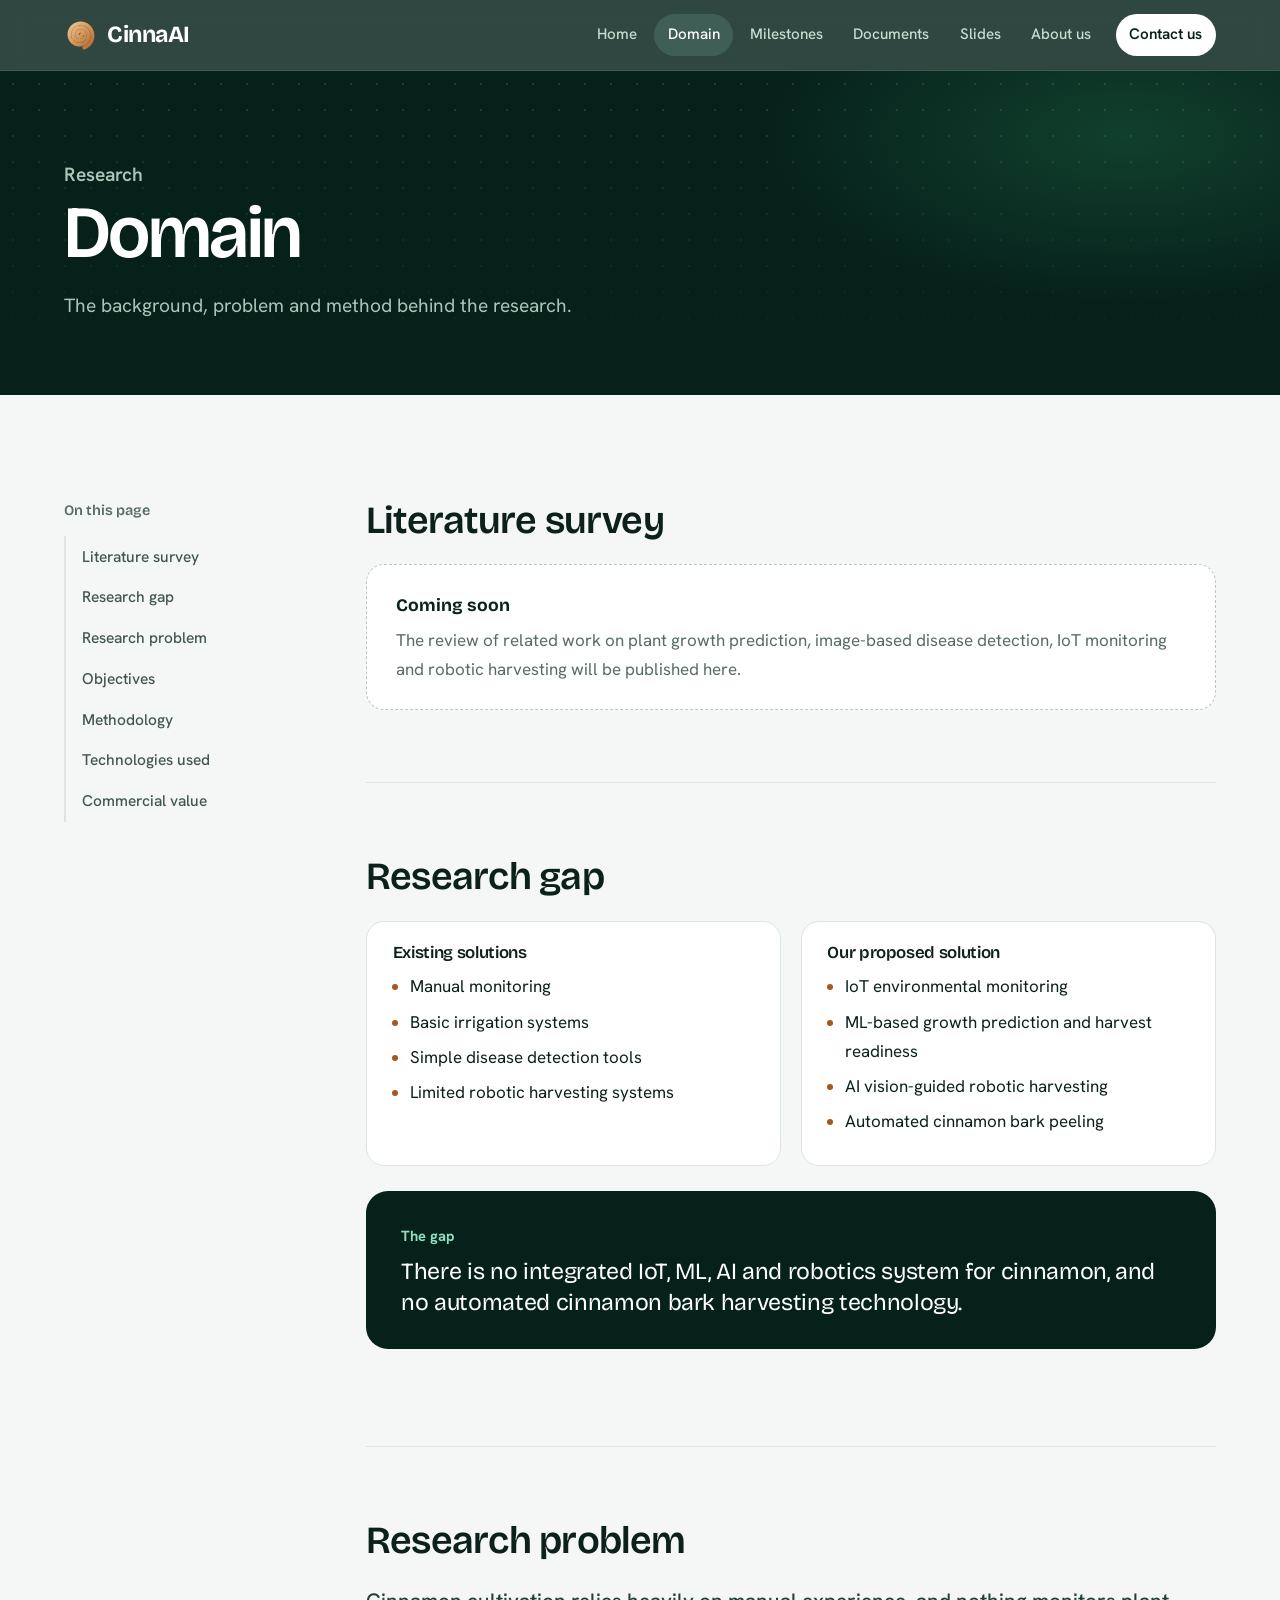
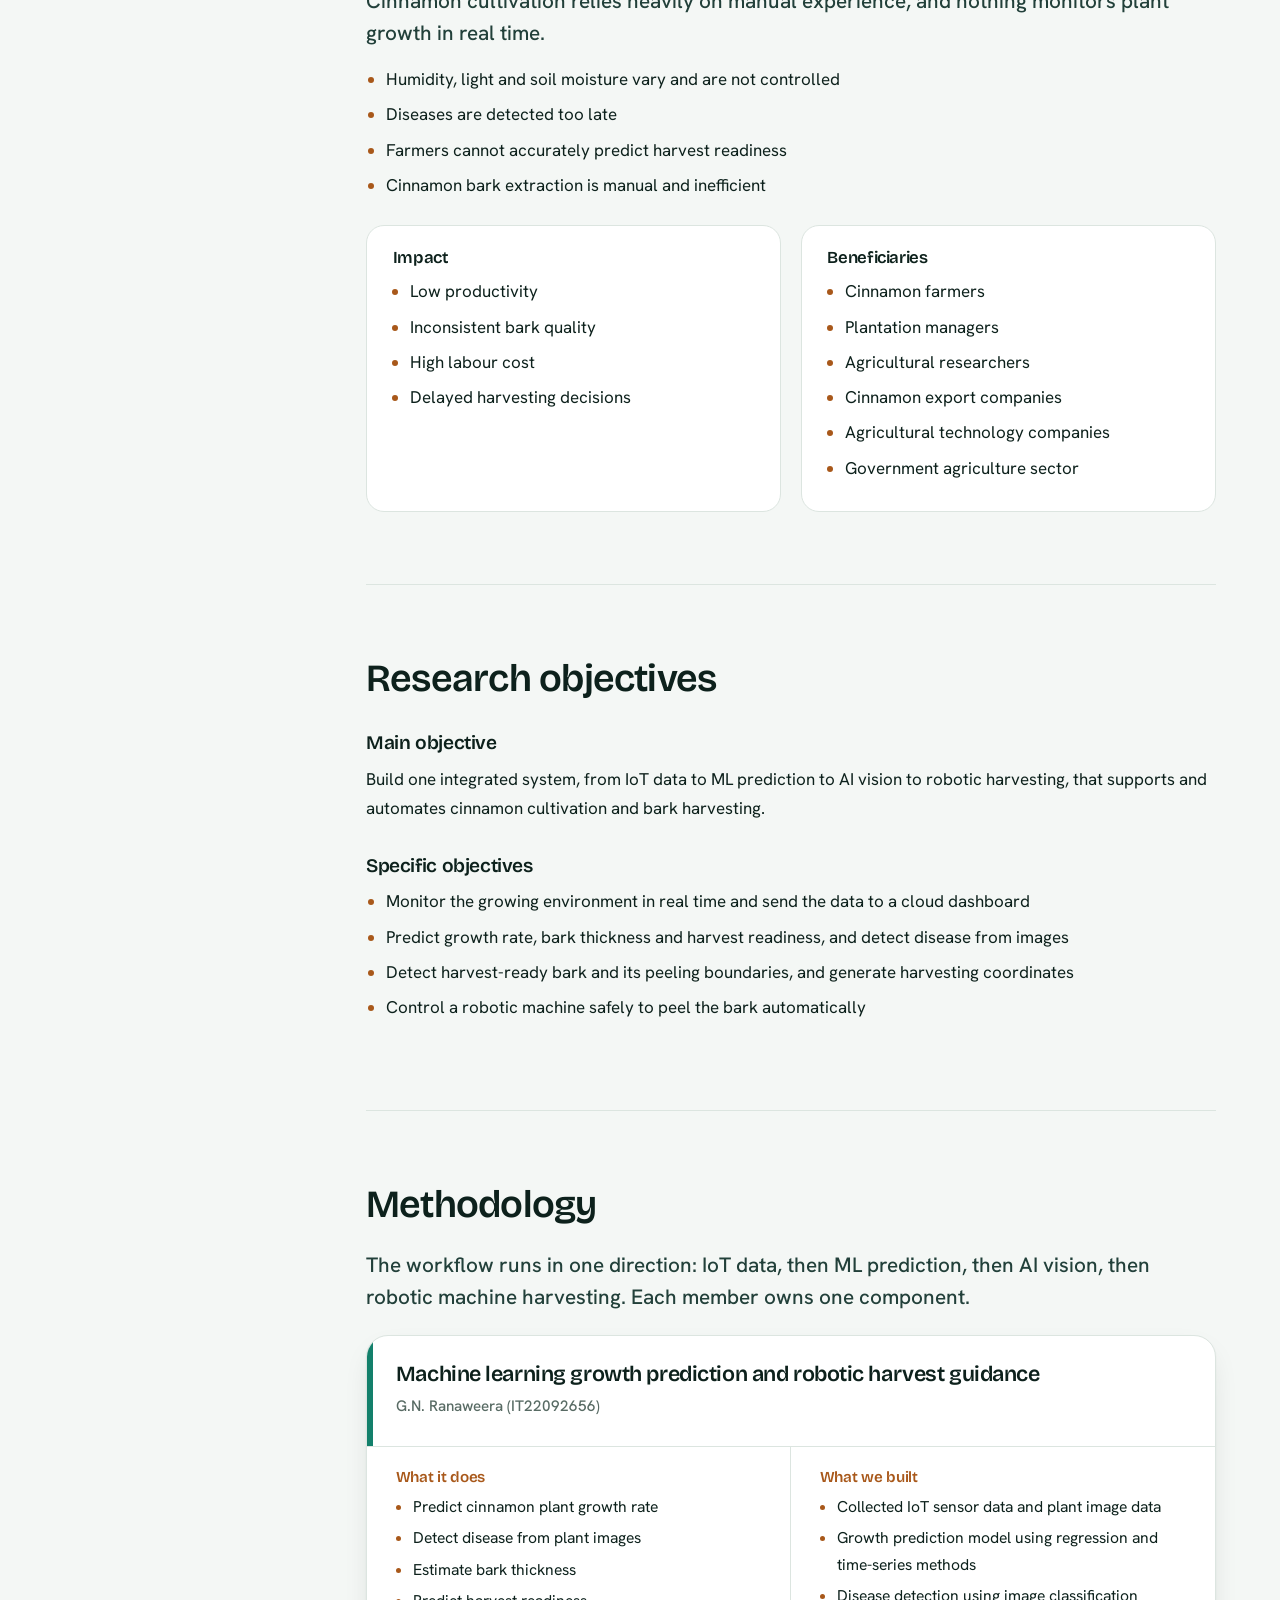
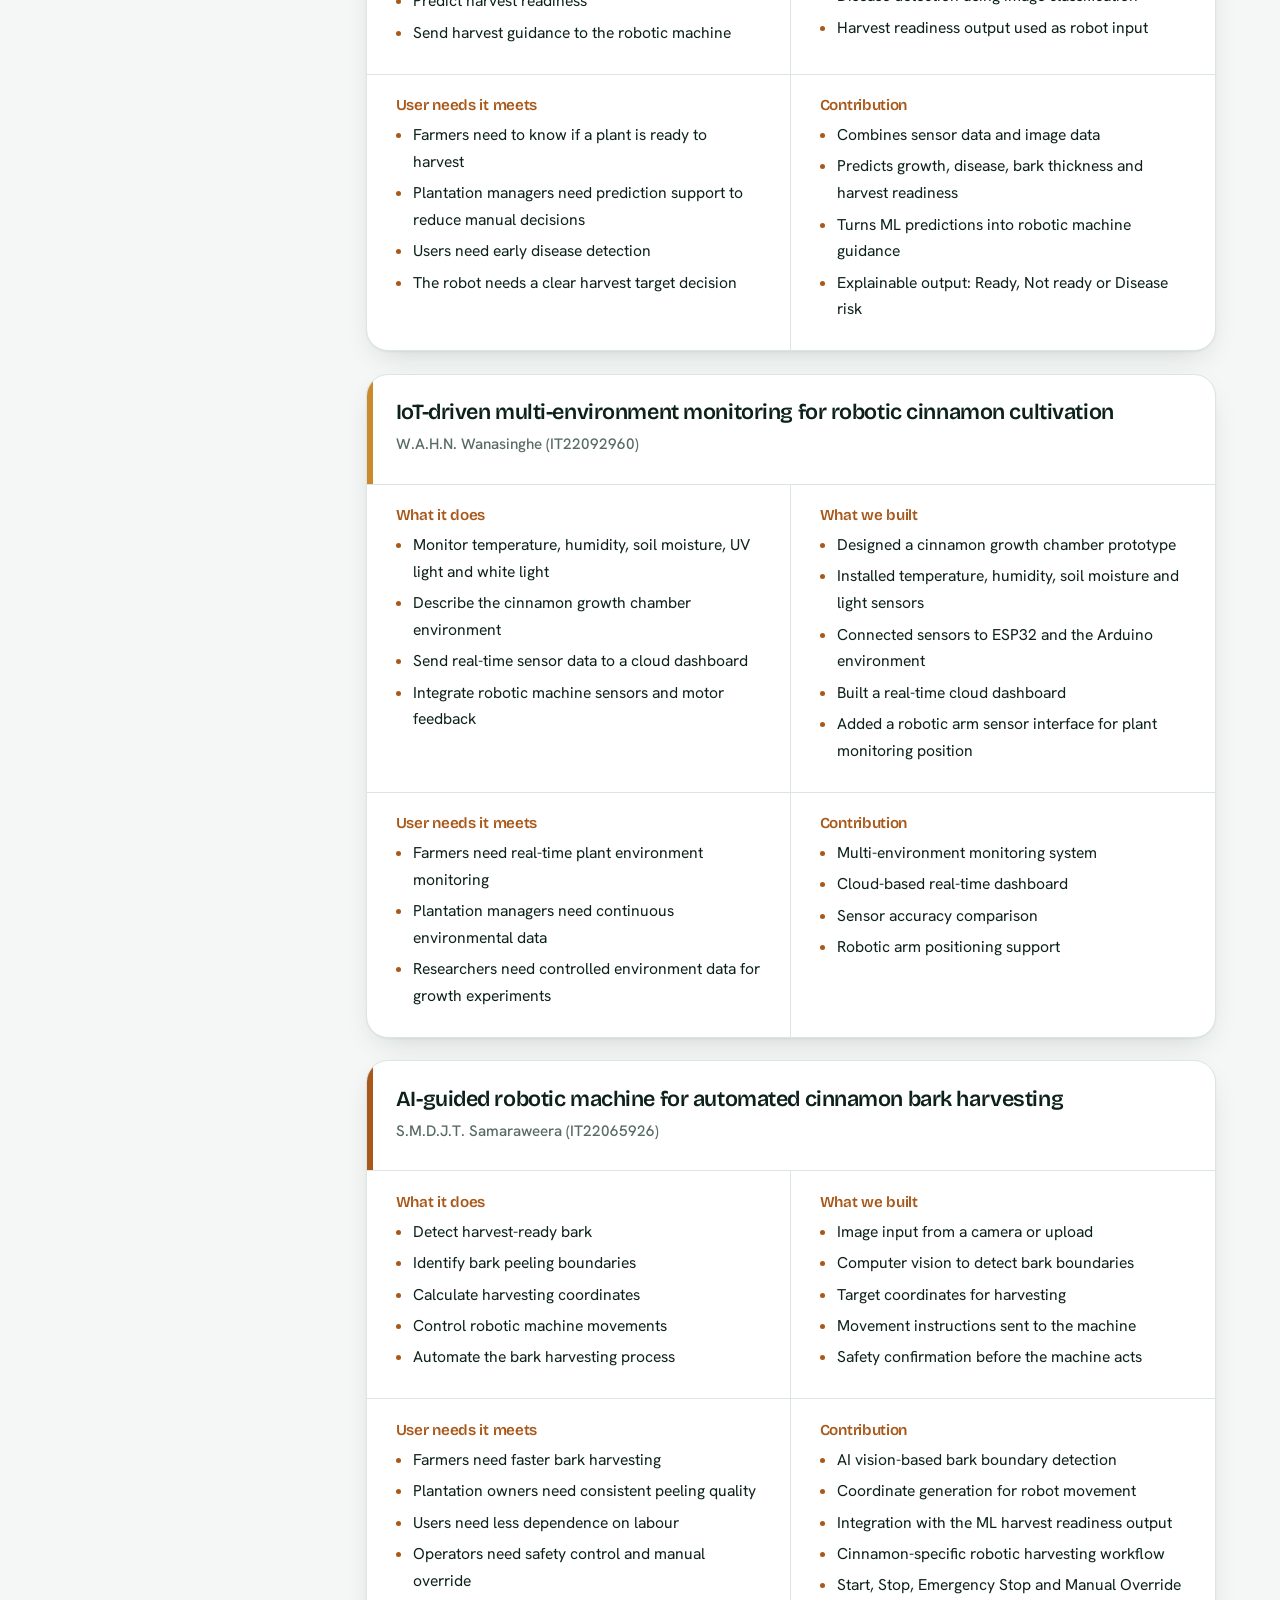
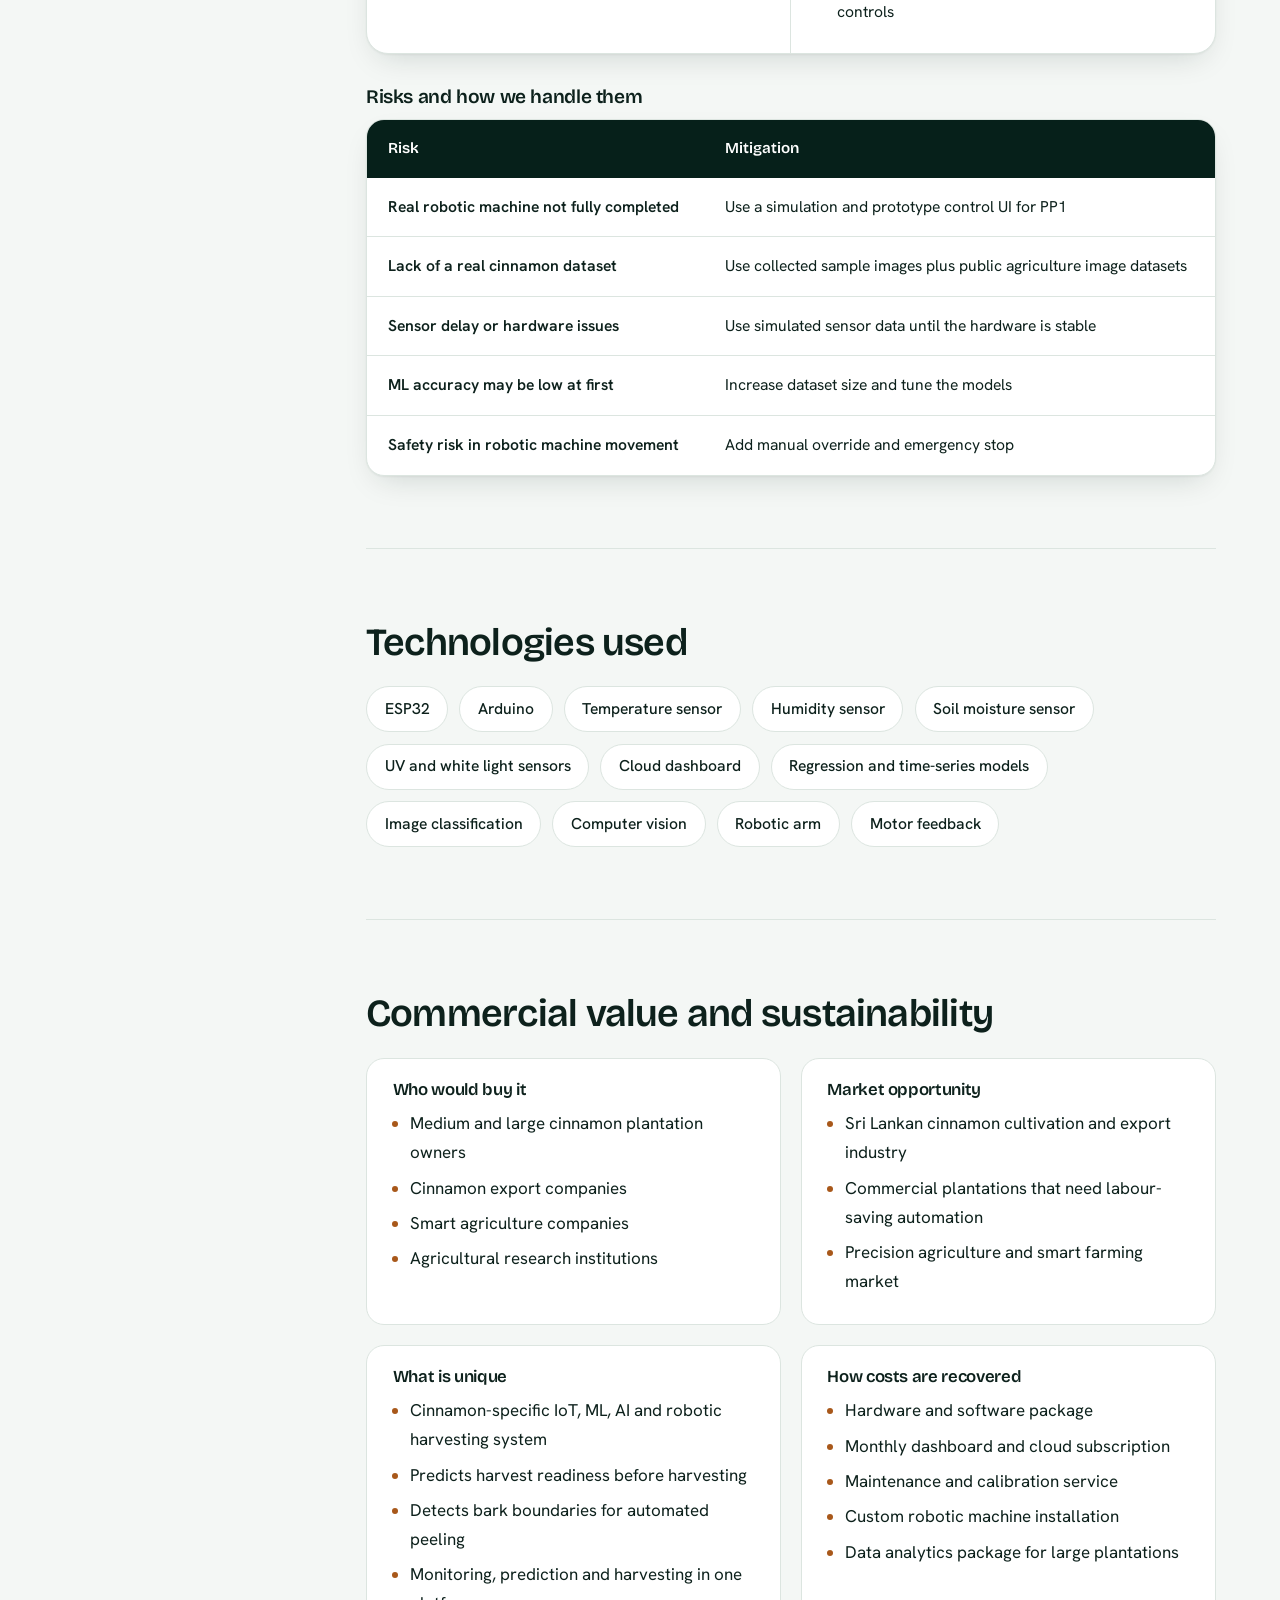
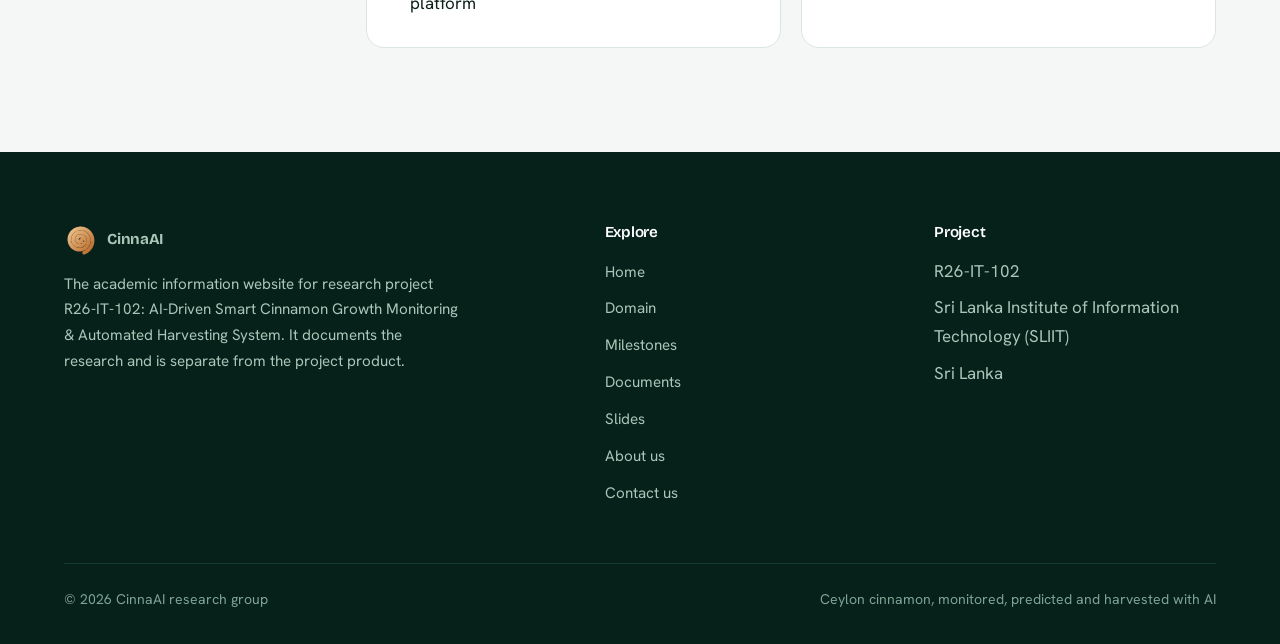
<file: domain.html>
<!DOCTYPE html>
<html lang="en">
<head>
<meta charset="UTF-8">
<meta name="viewport" content="width=device-width, initial-scale=1">
<title>Domain | CinnaAI</title>
<meta name="description" content="CinnaAI: academic information website for research project R26-IT-102, AI-Driven Smart Cinnamon Growth Monitoring &amp; Automated Harvesting System.">
<meta name="theme-color" content="#06201A">
<meta property="og:title" content="CinnaAI | Domain">
<meta property="og:description" content="AI-Driven Smart Cinnamon Growth Monitoring &amp; Automated Harvesting System">
<link rel="icon" href="data:image/svg+xml,%3Csvg xmlns='http://www.w3.org/2000/svg' viewBox='0 0 100 100'%3E%3Crect width='100' height='100' rx='22' fill='%2306201A'/%3E%3Ccircle cx='50' cy='50' r='26' fill='none' stroke='%23C98A4B' stroke-width='11'/%3E%3Ccircle cx='50' cy='50' r='9' fill='%23C98A4B'/%3E%3C/svg%3E">
<link rel="preconnect" href="https://fonts.googleapis.com">
<link rel="preconnect" href="https://fonts.gstatic.com" crossorigin>
<link rel="stylesheet" href="https://fonts.googleapis.com/css2?family=Bricolage+Grotesque:opsz,wght@12..96,500;600;700&family=Hanken+Grotesk:wght@400;500;600&display=swap">
<link rel="stylesheet" href="css/style.css">
</head>
<body>
<a class="skip" href="#main">Skip to content</a>
<header class="site-header">
  <div class="wrap bar">
    <a class="brand" href="index.html" aria-label="CinnaAI home"><svg class="logo-mark" viewBox="0 0 300 300" aria-hidden="true"><defs><linearGradient id="lg" x1="0" y1="0" x2="1" y2="1"><stop offset="0" stop-color="#F0C48A"/><stop offset="1" stop-color="#B8672A"/></linearGradient></defs><path d="M160.0,150.0 L160.4,150.7 L160.7,151.5 L161.0,152.4 L161.2,153.3 L161.3,154.2 L161.3,155.2 L161.3,156.2 L161.2,157.2 L160.9,158.2 L160.6,159.3 L160.2,160.3 L159.7,161.3 L159.1,162.3 L158.4,163.3 L157.7,164.2 L156.8,165.1 L155.8,166.0 L154.8,166.7 L153.6,167.4 L152.4,168.0 L151.2,168.6 L149.8,169.0 L148.4,169.4 L147.0,169.6 L145.5,169.8 L144.0,169.8 L142.4,169.7 L140.8,169.5 L139.3,169.1 L137.7,168.6 L136.1,168.0 L134.6,167.3 L133.1,166.4 L131.7,165.4 L130.3,164.3 L129.0,163.1 L127.7,161.7 L126.5,160.3 L125.5,158.7 L124.5,157.0 L123.7,155.3 L123.0,153.4 L122.4,151.5 L121.9,149.5 L121.6,147.4 L121.5,145.4 L121.5,143.2 L121.7,141.1 L122.0,138.9 L122.5,136.8 L123.2,134.6 L124.0,132.5 L125.0,130.4 L126.2,128.4 L127.5,126.4 L129.0,124.6 L130.6,122.8 L132.4,121.1 L134.3,119.6 L136.4,118.1 L138.6,116.9 L140.9,115.7 L143.3,114.8 L145.8,114.0 L148.4,113.3 L151.0,112.9 L153.7,112.7 L156.4,112.6 L159.2,112.8 L162.0,113.1 L164.7,113.7 L167.5,114.5 L170.2,115.5 L172.9,116.7 L175.4,118.1 L177.9,119.7 L180.3,121.5 L182.6,123.5 L184.8,125.7 L186.8,128.0 L188.6,130.5 L190.3,133.2 L191.8,136.0 L193.1,138.9 L194.2,142.0 L195.1,145.1 L195.7,148.4 L196.1,151.7 L196.3,155.0 L196.2,158.4 L195.9,161.8 L195.3,165.2 L194.5,168.5 L193.4,171.9 L192.1,175.1 L190.5,178.3 L188.7,181.4 L186.6,184.4 L184.3,187.2 L181.8,189.9 L179.1,192.4 L176.2,194.8 L173.1,196.9 L169.8,198.8 L166.4,200.5 L162.8,202.0 L159.2,203.2 L155.4,204.1 L151.5,204.7 L147.5,205.1 L143.5,205.2 L139.5,205.0 L135.5,204.5 L131.5,203.7 L127.5,202.6 L123.6,201.2 L119.8,199.6 L116.1,197.6 L112.5,195.4 L109.0,192.9 L105.8,190.1 L102.7,187.1 L99.8,183.8 L97.1,180.3 L94.7,176.6 L92.6,172.7 L90.7,168.7 L89.1,164.5 L87.8,160.1 L86.9,155.7 L86.2,151.1 L85.9,146.5 L85.9,141.9 L86.2,137.2 L86.9,132.6 L87.9,128.0 L89.3,123.4 L91.0,118.9 L93.0,114.6 L95.4,110.3 L98.1,106.2 L101.0,102.3 L104.3,98.6 L107.9,95.2 L111.7,92.0 L115.7,89.0 L120.0,86.3 L124.5,84.0 L129.2,81.9 L134.1,80.2 L139.1,78.8 L144.2,77.8 L149.3,77.2 L154.6,76.9 L159.9,77.0 L165.2,77.5 L170.5,78.4 L175.7,79.6 L180.8,81.3 L185.9,83.3 L190.8,85.7 L195.5,88.5 L200.1,91.6 L204.5,95.1 L208.6,98.8 L212.4,102.9 L216.0,107.3 L219.2,111.9 L222.2,116.8 L224.7,122.0 L226.9,127.3 L228.8,132.8 L230.2,138.4 L231.3,144.2 L231.9,150.0 L232.1,155.9 L231.8,161.8 L231.2,167.8 L230.1,173.7 L228.6,179.5 L226.6,185.2 L224.3,190.8 L221.5,196.3 L218.3,201.5 L214.8,206.6 L210.8,211.4 L206.5,215.9 L201.9,220.1 L197.0,224.0 L191.7,227.5 L186.2,230.7 L180.5,233.5 L174.5,235.8 L168.4,237.8 L162.1,239.3 L155.7,240.3 L149.2,240.9 L142.6,241.0 L136.1,240.7 L129.5,239.8 L123.0,238.5 L116.6,236.7 L110.2,234.5 L104.1,231.8 L98.1,228.6 L92.4,225.0 L86.8,221.0 L81.6,216.6 L76.7,211.8 L72.1,206.6 L67.9,201.1 L64.1,195.2 L60.7,189.1 L57.7,182.7 L55.2,176.2 L53.2,169.4 L51.7,162.4 L50.6,155.4 L50.1,148.2 L50.0,141.0 L50.5,133.8 L51.6,126.6 L53.1,119.5 L55.2,112.5 L57.7,105.6 L60.8,98.9 L64.4,92.4 L68.4,86.1 L72.9,80.1 L77.8,74.5 L83.2,69.2 L88.9,64.3 L95.0,59.8 L101.4,55.7 L108.1,52.1 L115.1,48.9 L122.4,46.3 L129.8,44.2 L137.4,42.6 L145.1,41.5 L152.9,41.1 L160.8,41.1 L168.6,41.8 L176.4,43.0 L184.2,44.8 L191.8,47.1 L199.3,50.0 L206.5,53.5 L213.5,57.4 L220.3,61.9 L226.7,66.9 L232.7,72.3 L238.4,78.2 L243.7,84.5 L248.5,91.2 L252.8,98.2 L256.7,105.5 L260.0,113.2 L262.7,121.1 L264.9,129.1 L266.5,137.4 L267.5,145.8 L267.9,154.2 L267.7,162.7 L266.9,171.2 L265.5,179.7 L263.5,188.0 L260.8,196.2 L257.6,204.2 L253.8,212.0 L249.4,219.5 L244.5,226.7 L239.0,233.6 L233.1,240.1 L226.7,246.1 L219.8,251.7 L212.5,256.8 L204.9,261.4 L196.9,265.4 L188.6,268.9" fill="none" stroke="url(#lg)" stroke-width="34" stroke-linecap="round" stroke-linejoin="round"/></svg><span>CinnaAI</span></a>
    <input type="checkbox" id="nav-toggle" class="nav-toggle" aria-label="Toggle menu">
    <label for="nav-toggle" class="nav-btn" aria-hidden="true"><span></span><span></span><span></span></label>
    <nav aria-label="Main"><ul><li><a href="index.html">Home</a></li><li><a href="domain.html" aria-current="page">Domain</a></li><li><a href="milestones.html">Milestones</a></li><li><a href="documents.html">Documents</a></li><li><a href="presentations.html">Slides</a></li><li><a href="about.html">About us</a></li><li class="cta"><a href="contact.html">Contact us</a></li></ul></nav>
  </div>
</header>

<main id="main">
<section class="pagehead"><div class="wrap">
  <p class="crumb">Research</p>
  <h1>Domain</h1>
  <p>The background, problem and method behind the research.</p>
</div></section>
<section class="section">
  <div class="wrap layout">
    <aside class="toc" aria-label="On this page"><b>On this page</b><ul>
      <li><a href="#literature">Literature survey</a></li><li><a href="#gap">Research gap</a></li><li><a href="#problem">Research problem</a></li><li><a href="#objectives">Objectives</a></li><li><a href="#methodology">Methodology</a></li><li><a href="#tech">Technologies used</a></li><li><a href="#commercial">Commercial value</a></li></ul></aside>
    <div>
      <section class="block" id="literature">
        <h2>Literature survey</h2>
        <div class="soon"><strong>Coming soon</strong><p>The review of related work on plant growth prediction, image-based disease detection, IoT monitoring and robotic harvesting will be published here.</p></div>
        <!-- EDIT: replace the .soon box above with your literature survey (a table of paper, year, what they did, what they missed works well). -->
      </section>

      <section class="block" id="gap">
        <h2>Research gap</h2>
        <div class="two">
          <div class="panel"><h3>Existing solutions</h3><ul><li>Manual monitoring</li><li>Basic irrigation systems</li><li>Simple disease detection tools</li><li>Limited robotic harvesting systems</li></ul></div>
          <div class="panel"><h3>Our proposed solution</h3><ul><li>IoT environmental monitoring</li><li>ML-based growth prediction and harvest readiness</li><li>AI vision-guided robotic harvesting</li><li>Automated cinnamon bark peeling</li></ul></div>
        </div>
        <div class="gapcard"><b>The gap</b><p>There is no integrated IoT, ML, AI and robotics system for cinnamon, and no automated cinnamon bark harvesting technology.</p></div>
      </section>

      <section class="block" id="problem">
        <h2>Research problem</h2>
        <p class="lead">Cinnamon cultivation relies heavily on manual experience, and nothing monitors plant growth in real time.</p>
        <ul><li>Humidity, light and soil moisture vary and are not controlled</li><li>Diseases are detected too late</li><li>Farmers cannot accurately predict harvest readiness</li><li>Cinnamon bark extraction is manual and inefficient</li></ul>
        <div class="two" style="margin-top:1.6rem">
          <div class="panel"><h3>Impact</h3><ul><li>Low productivity</li><li>Inconsistent bark quality</li><li>High labour cost</li><li>Delayed harvesting decisions</li></ul></div>
          <div class="panel"><h3>Beneficiaries</h3><ul><li>Cinnamon farmers</li><li>Plantation managers</li><li>Agricultural researchers</li><li>Cinnamon export companies</li><li>Agricultural technology companies</li><li>Government agriculture sector</li></ul></div>
        </div>
      </section>

      <section class="block" id="objectives">
        <h2>Research objectives</h2>
        <h3>Main objective</h3>
        <p>Build one integrated system, from IoT data to ML prediction to AI vision to robotic harvesting, that supports and automates cinnamon cultivation and bark harvesting.</p>
        <h3>Specific objectives</h3>
        <ul><li>Monitor the growing environment in real time and send the data to a cloud dashboard</li><li>Predict growth rate, bark thickness and harvest readiness, and detect disease from images</li><li>Detect harvest-ready bark and its peeling boundaries, and generate harvesting coordinates</li><li>Control a robotic machine safely to peel the bark automatically</li></ul>
        <!-- EDIT: make these match the objectives in your Proposal Proposal Document. -->
      </section>

      <section class="block" id="methodology">
        <h2>Methodology</h2>
        <p class="lead">The workflow runs in one direction: IoT data, then ML prediction, then AI vision, then robotic machine harvesting. Each member owns one component.</p>
        <article class="comp" style="--c:#13806B">
  <header><h3>Machine learning growth prediction and robotic harvest guidance</h3><span>G.N. Ranaweera (IT22092656)</span></header>
  <div class="grid">
    <div class="cell"><h4>What it does</h4><ul><li>Predict cinnamon plant growth rate</li><li>Detect disease from plant images</li><li>Estimate bark thickness</li><li>Predict harvest readiness</li><li>Send harvest guidance to the robotic machine</li></ul></div>
    <div class="cell"><h4>What we built</h4><ul><li>Collected IoT sensor data and plant image data</li><li>Growth prediction model using regression and time-series methods</li><li>Disease detection using image classification</li><li>Harvest readiness output used as robot input</li></ul></div>
    <div class="cell"><h4>User needs it meets</h4><ul><li>Farmers need to know if a plant is ready to harvest</li><li>Plantation managers need prediction support to reduce manual decisions</li><li>Users need early disease detection</li><li>The robot needs a clear harvest target decision</li></ul></div>
    <div class="cell"><h4>Contribution</h4><ul><li>Combines sensor data and image data</li><li>Predicts growth, disease, bark thickness and harvest readiness</li><li>Turns ML predictions into robotic machine guidance</li><li>Explainable output: Ready, Not ready or Disease risk</li></ul></div>
  </div>
</article><article class="comp" style="--c:#C98A2E">
  <header><h3>IoT-driven multi-environment monitoring for robotic cinnamon cultivation</h3><span>W.A.H.N. Wanasinghe (IT22092960)</span></header>
  <div class="grid">
    <div class="cell"><h4>What it does</h4><ul><li>Monitor temperature, humidity, soil moisture, UV light and white light</li><li>Describe the cinnamon growth chamber environment</li><li>Send real-time sensor data to a cloud dashboard</li><li>Integrate robotic machine sensors and motor feedback</li></ul></div>
    <div class="cell"><h4>What we built</h4><ul><li>Designed a cinnamon growth chamber prototype</li><li>Installed temperature, humidity, soil moisture and light sensors</li><li>Connected sensors to ESP32 and the Arduino environment</li><li>Built a real-time cloud dashboard</li><li>Added a robotic arm sensor interface for plant monitoring position</li></ul></div>
    <div class="cell"><h4>User needs it meets</h4><ul><li>Farmers need real-time plant environment monitoring</li><li>Plantation managers need continuous environmental data</li><li>Researchers need controlled environment data for growth experiments</li></ul></div>
    <div class="cell"><h4>Contribution</h4><ul><li>Multi-environment monitoring system</li><li>Cloud-based real-time dashboard</li><li>Sensor accuracy comparison</li><li>Robotic arm positioning support</li></ul></div>
  </div>
</article><article class="comp" style="--c:#A8581A">
  <header><h3>AI-guided robotic machine for automated cinnamon bark harvesting</h3><span>S.M.D.J.T. Samaraweera (IT22065926)</span></header>
  <div class="grid">
    <div class="cell"><h4>What it does</h4><ul><li>Detect harvest-ready bark</li><li>Identify bark peeling boundaries</li><li>Calculate harvesting coordinates</li><li>Control robotic machine movements</li><li>Automate the bark harvesting process</li></ul></div>
    <div class="cell"><h4>What we built</h4><ul><li>Image input from a camera or upload</li><li>Computer vision to detect bark boundaries</li><li>Target coordinates for harvesting</li><li>Movement instructions sent to the machine</li><li>Safety confirmation before the machine acts</li></ul></div>
    <div class="cell"><h4>User needs it meets</h4><ul><li>Farmers need faster bark harvesting</li><li>Plantation owners need consistent peeling quality</li><li>Users need less dependence on labour</li><li>Operators need safety control and manual override</li></ul></div>
    <div class="cell"><h4>Contribution</h4><ul><li>AI vision-based bark boundary detection</li><li>Coordinate generation for robot movement</li><li>Integration with the ML harvest readiness output</li><li>Cinnamon-specific robotic harvesting workflow</li><li>Start, Stop, Emergency Stop and Manual Override controls</li></ul></div>
  </div>
</article>
        <h3>Risks and how we handle them</h3>
        <div class="tablewrap"><table><thead><tr><th scope="col">Risk</th><th scope="col">Mitigation</th></tr></thead><tbody><tr><th scope='row'>Real robotic machine not fully completed</th><td>Use a simulation and prototype control UI for PP1</td></tr><tr><th scope='row'>Lack of a real cinnamon dataset</th><td>Use collected sample images plus public agriculture image datasets</td></tr><tr><th scope='row'>Sensor delay or hardware issues</th><td>Use simulated sensor data until the hardware is stable</td></tr><tr><th scope='row'>ML accuracy may be low at first</th><td>Increase dataset size and tune the models</td></tr><tr><th scope='row'>Safety risk in robotic machine movement</th><td>Add manual override and emergency stop</td></tr></tbody></table></div>
      </section>

      <section class="block" id="tech">
        <h2>Technologies used</h2>
        <div class="chips"><span>ESP32</span><span>Arduino</span><span>Temperature sensor</span><span>Humidity sensor</span><span>Soil moisture sensor</span><span>UV and white light sensors</span><span>Cloud dashboard</span><span>Regression and time-series models</span><span>Image classification</span><span>Computer vision</span><span>Robotic arm</span><span>Motor feedback</span></div>
        <!-- EDIT: change this list to the tools you finally use (for example Python, TensorFlow, Firebase). -->
      </section>

      <section class="block" id="commercial">
        <h2>Commercial value and sustainability</h2>
        <div class="two">
          <div class="panel"><h3>Who would buy it</h3><ul><li>Medium and large cinnamon plantation owners</li><li>Cinnamon export companies</li><li>Smart agriculture companies</li><li>Agricultural research institutions</li></ul></div>
          <div class="panel"><h3>Market opportunity</h3><ul><li>Sri Lankan cinnamon cultivation and export industry</li><li>Commercial plantations that need labour-saving automation</li><li>Precision agriculture and smart farming market</li></ul></div>
          <div class="panel"><h3>What is unique</h3><ul><li>Cinnamon-specific IoT, ML, AI and robotic harvesting system</li><li>Predicts harvest readiness before harvesting</li><li>Detects bark boundaries for automated peeling</li><li>Monitoring, prediction and harvesting in one platform</li></ul></div>
          <div class="panel"><h3>How costs are recovered</h3><ul><li>Hardware and software package</li><li>Monthly dashboard and cloud subscription</li><li>Maintenance and calibration service</li><li>Custom robotic machine installation</li><li>Data analytics package for large plantations</li></ul></div>
        </div>
      </section>
    </div>
  </div>
</section>

</main>
<footer class="site-footer">
  <div class="wrap">
    <div class="foot">
      <div>
        <a class="brand" href="index.html"><svg class="logo-mark" viewBox="0 0 300 300" aria-hidden="true"><defs><linearGradient id="lg2" x1="0" y1="0" x2="1" y2="1"><stop offset="0" stop-color="#F0C48A"/><stop offset="1" stop-color="#B8672A"/></linearGradient></defs><path d="M160.0,150.0 L160.4,150.7 L160.7,151.5 L161.0,152.4 L161.2,153.3 L161.3,154.2 L161.3,155.2 L161.3,156.2 L161.2,157.2 L160.9,158.2 L160.6,159.3 L160.2,160.3 L159.7,161.3 L159.1,162.3 L158.4,163.3 L157.7,164.2 L156.8,165.1 L155.8,166.0 L154.8,166.7 L153.6,167.4 L152.4,168.0 L151.2,168.6 L149.8,169.0 L148.4,169.4 L147.0,169.6 L145.5,169.8 L144.0,169.8 L142.4,169.7 L140.8,169.5 L139.3,169.1 L137.7,168.6 L136.1,168.0 L134.6,167.3 L133.1,166.4 L131.7,165.4 L130.3,164.3 L129.0,163.1 L127.7,161.7 L126.5,160.3 L125.5,158.7 L124.5,157.0 L123.7,155.3 L123.0,153.4 L122.4,151.5 L121.9,149.5 L121.6,147.4 L121.5,145.4 L121.5,143.2 L121.7,141.1 L122.0,138.9 L122.5,136.8 L123.2,134.6 L124.0,132.5 L125.0,130.4 L126.2,128.4 L127.5,126.4 L129.0,124.6 L130.6,122.8 L132.4,121.1 L134.3,119.6 L136.4,118.1 L138.6,116.9 L140.9,115.7 L143.3,114.8 L145.8,114.0 L148.4,113.3 L151.0,112.9 L153.7,112.7 L156.4,112.6 L159.2,112.8 L162.0,113.1 L164.7,113.7 L167.5,114.5 L170.2,115.5 L172.9,116.7 L175.4,118.1 L177.9,119.7 L180.3,121.5 L182.6,123.5 L184.8,125.7 L186.8,128.0 L188.6,130.5 L190.3,133.2 L191.8,136.0 L193.1,138.9 L194.2,142.0 L195.1,145.1 L195.7,148.4 L196.1,151.7 L196.3,155.0 L196.2,158.4 L195.9,161.8 L195.3,165.2 L194.5,168.5 L193.4,171.9 L192.1,175.1 L190.5,178.3 L188.7,181.4 L186.6,184.4 L184.3,187.2 L181.8,189.9 L179.1,192.4 L176.2,194.8 L173.1,196.9 L169.8,198.8 L166.4,200.5 L162.8,202.0 L159.2,203.2 L155.4,204.1 L151.5,204.7 L147.5,205.1 L143.5,205.2 L139.5,205.0 L135.5,204.5 L131.5,203.7 L127.5,202.6 L123.6,201.2 L119.8,199.6 L116.1,197.6 L112.5,195.4 L109.0,192.9 L105.8,190.1 L102.7,187.1 L99.8,183.8 L97.1,180.3 L94.7,176.6 L92.6,172.7 L90.7,168.7 L89.1,164.5 L87.8,160.1 L86.9,155.7 L86.2,151.1 L85.9,146.5 L85.9,141.9 L86.2,137.2 L86.9,132.6 L87.9,128.0 L89.3,123.4 L91.0,118.9 L93.0,114.6 L95.4,110.3 L98.1,106.2 L101.0,102.3 L104.3,98.6 L107.9,95.2 L111.7,92.0 L115.7,89.0 L120.0,86.3 L124.5,84.0 L129.2,81.9 L134.1,80.2 L139.1,78.8 L144.2,77.8 L149.3,77.2 L154.6,76.9 L159.9,77.0 L165.2,77.5 L170.5,78.4 L175.7,79.6 L180.8,81.3 L185.9,83.3 L190.8,85.7 L195.5,88.5 L200.1,91.6 L204.5,95.1 L208.6,98.8 L212.4,102.9 L216.0,107.3 L219.2,111.9 L222.2,116.8 L224.7,122.0 L226.9,127.3 L228.8,132.8 L230.2,138.4 L231.3,144.2 L231.9,150.0 L232.1,155.9 L231.8,161.8 L231.2,167.8 L230.1,173.7 L228.6,179.5 L226.6,185.2 L224.3,190.8 L221.5,196.3 L218.3,201.5 L214.8,206.6 L210.8,211.4 L206.5,215.9 L201.9,220.1 L197.0,224.0 L191.7,227.5 L186.2,230.7 L180.5,233.5 L174.5,235.8 L168.4,237.8 L162.1,239.3 L155.7,240.3 L149.2,240.9 L142.6,241.0 L136.1,240.7 L129.5,239.8 L123.0,238.5 L116.6,236.7 L110.2,234.5 L104.1,231.8 L98.1,228.6 L92.4,225.0 L86.8,221.0 L81.6,216.6 L76.7,211.8 L72.1,206.6 L67.9,201.1 L64.1,195.2 L60.7,189.1 L57.7,182.7 L55.2,176.2 L53.2,169.4 L51.7,162.4 L50.6,155.4 L50.1,148.2 L50.0,141.0 L50.5,133.8 L51.6,126.6 L53.1,119.5 L55.2,112.5 L57.7,105.6 L60.8,98.9 L64.4,92.4 L68.4,86.1 L72.9,80.1 L77.8,74.5 L83.2,69.2 L88.9,64.3 L95.0,59.8 L101.4,55.7 L108.1,52.1 L115.1,48.9 L122.4,46.3 L129.8,44.2 L137.4,42.6 L145.1,41.5 L152.9,41.1 L160.8,41.1 L168.6,41.8 L176.4,43.0 L184.2,44.8 L191.8,47.1 L199.3,50.0 L206.5,53.5 L213.5,57.4 L220.3,61.9 L226.7,66.9 L232.7,72.3 L238.4,78.2 L243.7,84.5 L248.5,91.2 L252.8,98.2 L256.7,105.5 L260.0,113.2 L262.7,121.1 L264.9,129.1 L266.5,137.4 L267.5,145.8 L267.9,154.2 L267.7,162.7 L266.9,171.2 L265.5,179.7 L263.5,188.0 L260.8,196.2 L257.6,204.2 L253.8,212.0 L249.4,219.5 L244.5,226.7 L239.0,233.6 L233.1,240.1 L226.7,246.1 L219.8,251.7 L212.5,256.8 L204.9,261.4 L196.9,265.4 L188.6,268.9" fill="none" stroke="url(#lg2)" stroke-width="34" stroke-linecap="round" stroke-linejoin="round"/></svg><span>CinnaAI</span></a>
        <p>The academic information website for research project R26-IT-102: AI-Driven Smart Cinnamon Growth Monitoring &amp; Automated Harvesting System. It documents the research and is separate from the project product.</p>
      </div>
      <div><h4>Explore</h4><ul><li><a href="index.html">Home</a></li><li><a href="domain.html">Domain</a></li><li><a href="milestones.html">Milestones</a></li><li><a href="documents.html">Documents</a></li><li><a href="presentations.html">Slides</a></li><li><a href="about.html">About us</a></li><li><a href="contact.html">Contact us</a></li></ul></div>
      <div><h4>Project</h4><ul><li>R26-IT-102</li><li>Sri Lanka Institute of Information Technology (SLIIT)</li><li>Sri Lanka</li></ul></div>
    </div>
    <div class="legal"><span>&copy; 2026 CinnaAI research group</span><span>Ceylon cinnamon, monitored, predicted and harvested with AI</span></div>
  </div>
</footer>
</body>
</html>
</file>
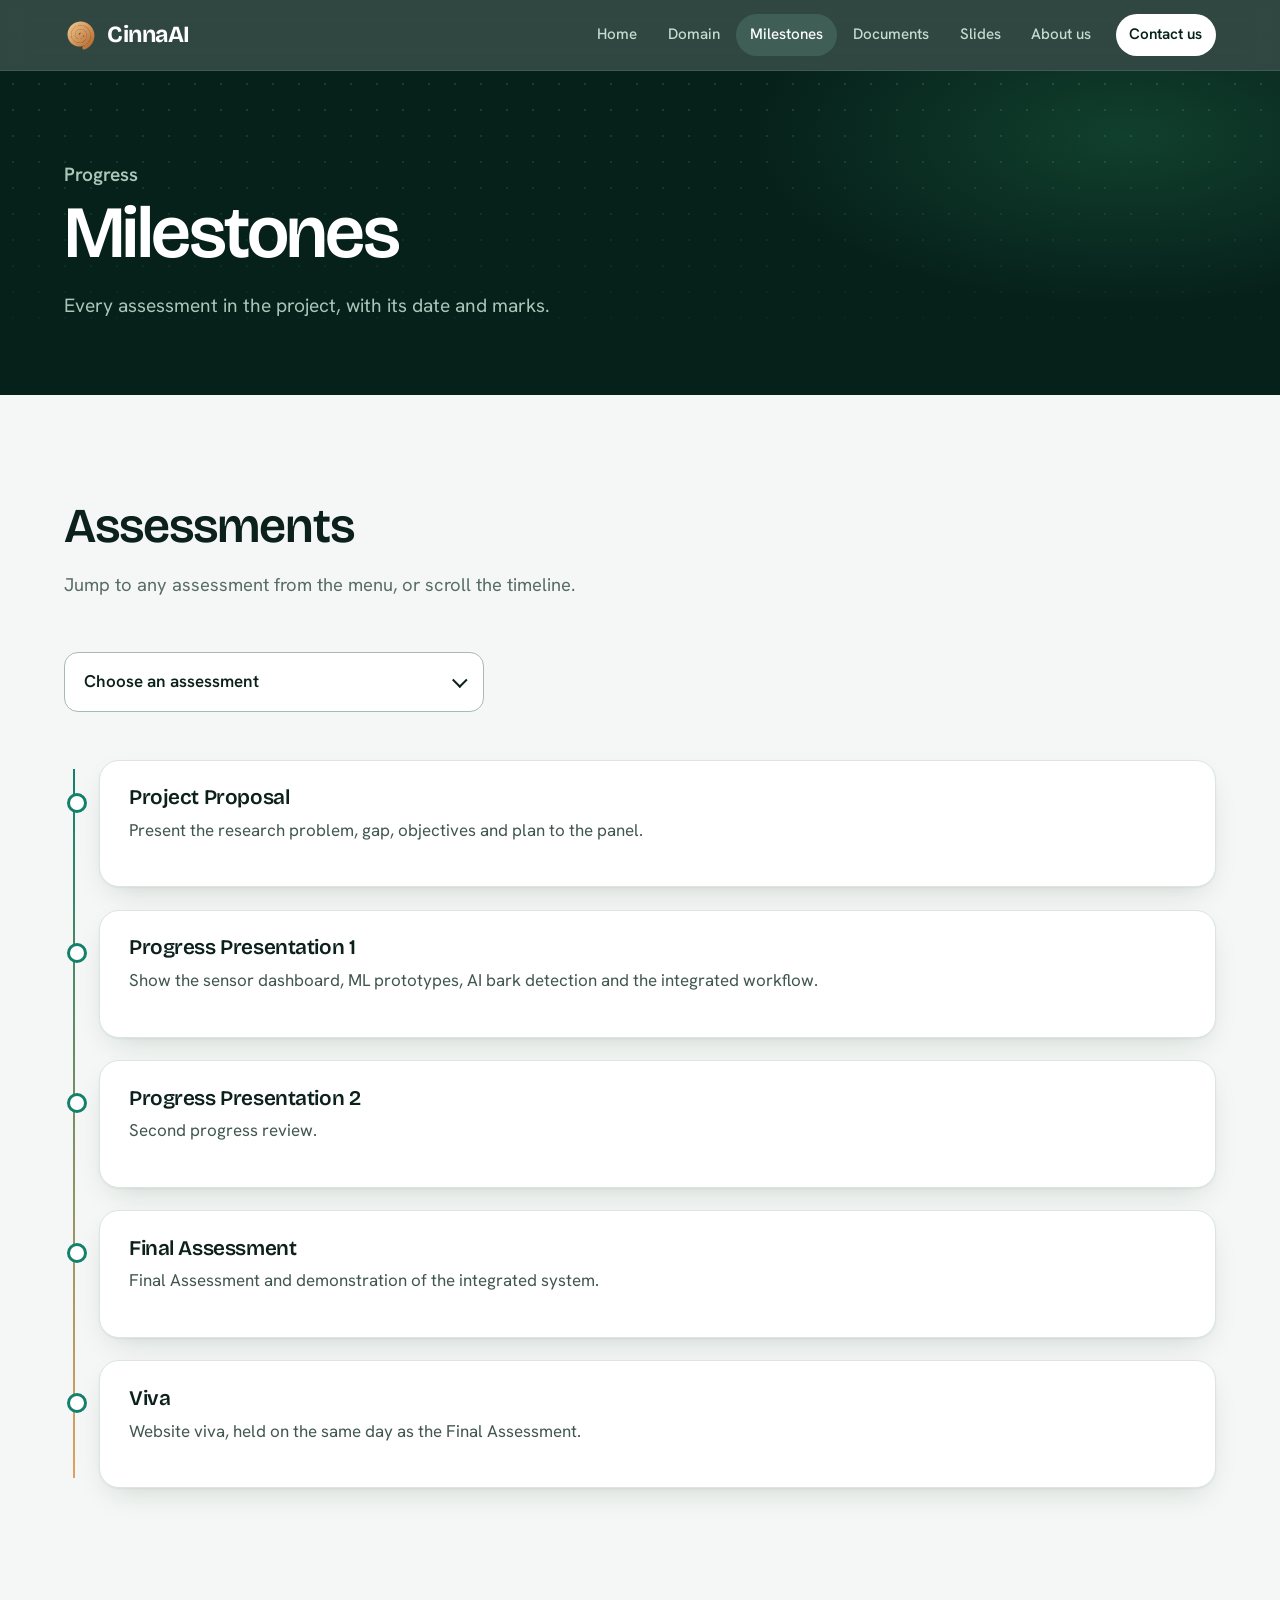
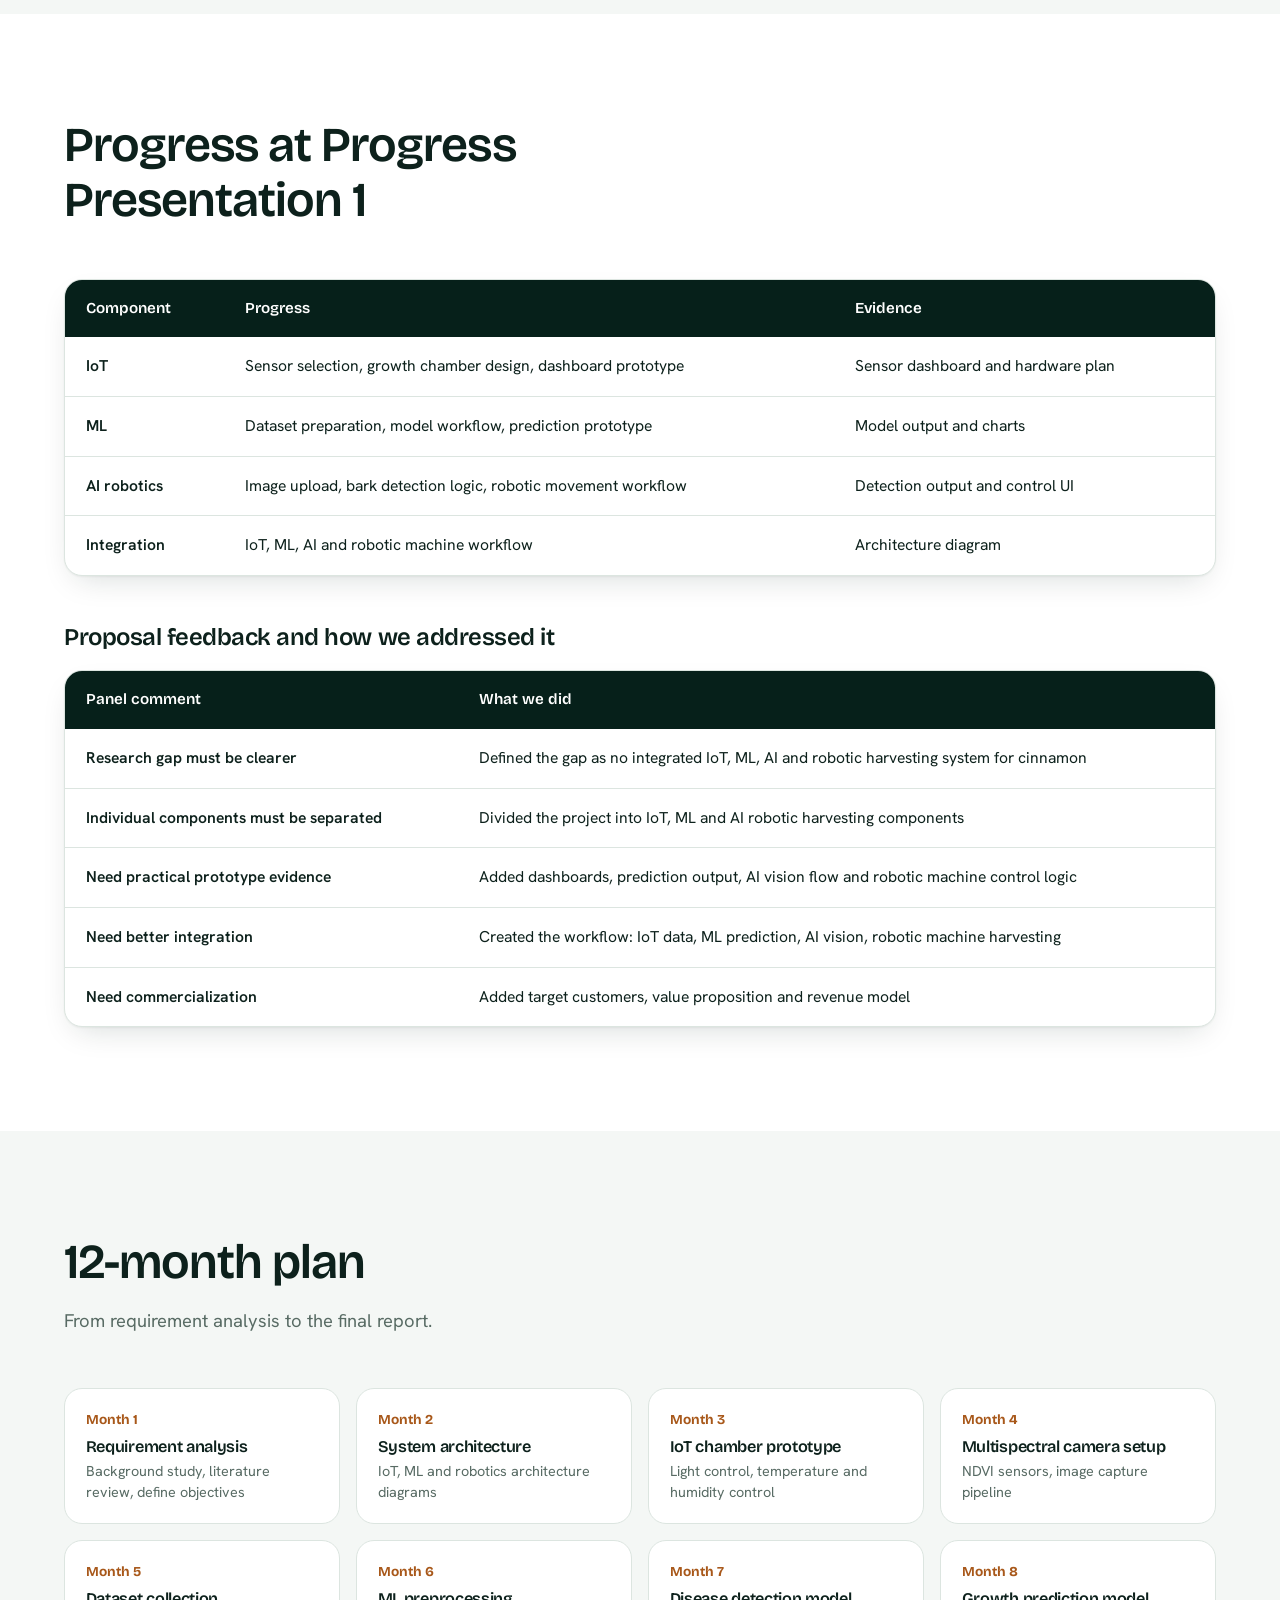
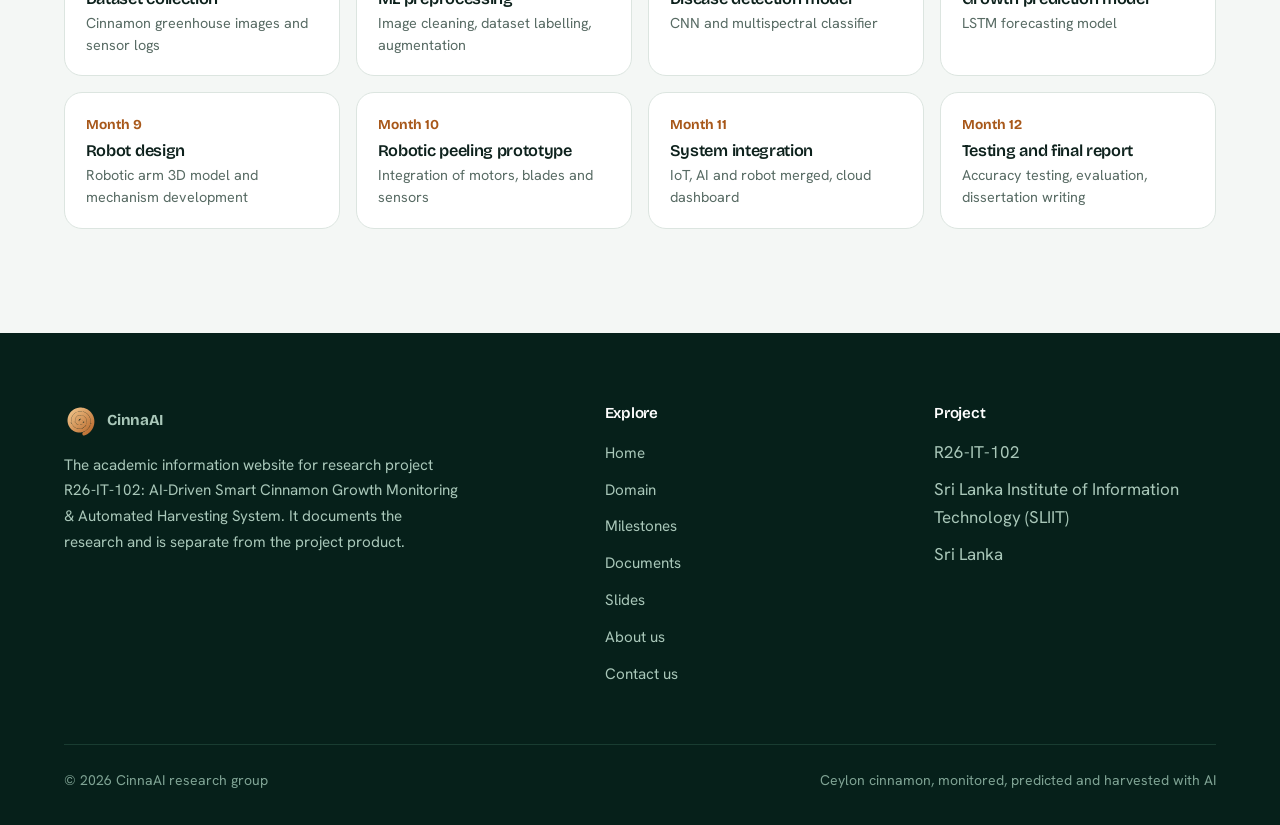
<file: milestones.html>
<!DOCTYPE html>
<html lang="en">
<head>
<meta charset="UTF-8">
<meta name="viewport" content="width=device-width, initial-scale=1">
<title>Milestones | CinnaAI</title>
<meta name="description" content="CinnaAI: academic information website for research project R26-IT-102, AI-Driven Smart Cinnamon Growth Monitoring &amp; Automated Harvesting System.">
<meta name="theme-color" content="#06201A">
<meta property="og:title" content="CinnaAI | Milestones">
<meta property="og:description" content="AI-Driven Smart Cinnamon Growth Monitoring &amp; Automated Harvesting System">
<link rel="icon" href="data:image/svg+xml,%3Csvg xmlns='http://www.w3.org/2000/svg' viewBox='0 0 100 100'%3E%3Crect width='100' height='100' rx='22' fill='%2306201A'/%3E%3Ccircle cx='50' cy='50' r='26' fill='none' stroke='%23C98A4B' stroke-width='11'/%3E%3Ccircle cx='50' cy='50' r='9' fill='%23C98A4B'/%3E%3C/svg%3E">
<link rel="preconnect" href="https://fonts.googleapis.com">
<link rel="preconnect" href="https://fonts.gstatic.com" crossorigin>
<link rel="stylesheet" href="https://fonts.googleapis.com/css2?family=Bricolage+Grotesque:opsz,wght@12..96,500;600;700&family=Hanken+Grotesk:wght@400;500;600&display=swap">
<link rel="stylesheet" href="css/style.css">
</head>
<body>
<a class="skip" href="#main">Skip to content</a>
<header class="site-header">
  <div class="wrap bar">
    <a class="brand" href="index.html" aria-label="CinnaAI home"><svg class="logo-mark" viewBox="0 0 300 300" aria-hidden="true"><defs><linearGradient id="lg" x1="0" y1="0" x2="1" y2="1"><stop offset="0" stop-color="#F0C48A"/><stop offset="1" stop-color="#B8672A"/></linearGradient></defs><path d="M160.0,150.0 L160.4,150.7 L160.7,151.5 L161.0,152.4 L161.2,153.3 L161.3,154.2 L161.3,155.2 L161.3,156.2 L161.2,157.2 L160.9,158.2 L160.6,159.3 L160.2,160.3 L159.7,161.3 L159.1,162.3 L158.4,163.3 L157.7,164.2 L156.8,165.1 L155.8,166.0 L154.8,166.7 L153.6,167.4 L152.4,168.0 L151.2,168.6 L149.8,169.0 L148.4,169.4 L147.0,169.6 L145.5,169.8 L144.0,169.8 L142.4,169.7 L140.8,169.5 L139.3,169.1 L137.7,168.6 L136.1,168.0 L134.6,167.3 L133.1,166.4 L131.7,165.4 L130.3,164.3 L129.0,163.1 L127.7,161.7 L126.5,160.3 L125.5,158.7 L124.5,157.0 L123.7,155.3 L123.0,153.4 L122.4,151.5 L121.9,149.5 L121.6,147.4 L121.5,145.4 L121.5,143.2 L121.7,141.1 L122.0,138.9 L122.5,136.8 L123.2,134.6 L124.0,132.5 L125.0,130.4 L126.2,128.4 L127.5,126.4 L129.0,124.6 L130.6,122.8 L132.4,121.1 L134.3,119.6 L136.4,118.1 L138.6,116.9 L140.9,115.7 L143.3,114.8 L145.8,114.0 L148.4,113.3 L151.0,112.9 L153.7,112.7 L156.4,112.6 L159.2,112.8 L162.0,113.1 L164.7,113.7 L167.5,114.5 L170.2,115.5 L172.9,116.7 L175.4,118.1 L177.9,119.7 L180.3,121.5 L182.6,123.5 L184.8,125.7 L186.8,128.0 L188.6,130.5 L190.3,133.2 L191.8,136.0 L193.1,138.9 L194.2,142.0 L195.1,145.1 L195.7,148.4 L196.1,151.7 L196.3,155.0 L196.2,158.4 L195.9,161.8 L195.3,165.2 L194.5,168.5 L193.4,171.9 L192.1,175.1 L190.5,178.3 L188.7,181.4 L186.6,184.4 L184.3,187.2 L181.8,189.9 L179.1,192.4 L176.2,194.8 L173.1,196.9 L169.8,198.8 L166.4,200.5 L162.8,202.0 L159.2,203.2 L155.4,204.1 L151.5,204.7 L147.5,205.1 L143.5,205.2 L139.5,205.0 L135.5,204.5 L131.5,203.7 L127.5,202.6 L123.6,201.2 L119.8,199.6 L116.1,197.6 L112.5,195.4 L109.0,192.9 L105.8,190.1 L102.7,187.1 L99.8,183.8 L97.1,180.3 L94.7,176.6 L92.6,172.7 L90.7,168.7 L89.1,164.5 L87.8,160.1 L86.9,155.7 L86.2,151.1 L85.9,146.5 L85.9,141.9 L86.2,137.2 L86.9,132.6 L87.9,128.0 L89.3,123.4 L91.0,118.9 L93.0,114.6 L95.4,110.3 L98.1,106.2 L101.0,102.3 L104.3,98.6 L107.9,95.2 L111.7,92.0 L115.7,89.0 L120.0,86.3 L124.5,84.0 L129.2,81.9 L134.1,80.2 L139.1,78.8 L144.2,77.8 L149.3,77.2 L154.6,76.9 L159.9,77.0 L165.2,77.5 L170.5,78.4 L175.7,79.6 L180.8,81.3 L185.9,83.3 L190.8,85.7 L195.5,88.5 L200.1,91.6 L204.5,95.1 L208.6,98.8 L212.4,102.9 L216.0,107.3 L219.2,111.9 L222.2,116.8 L224.7,122.0 L226.9,127.3 L228.8,132.8 L230.2,138.4 L231.3,144.2 L231.9,150.0 L232.1,155.9 L231.8,161.8 L231.2,167.8 L230.1,173.7 L228.6,179.5 L226.6,185.2 L224.3,190.8 L221.5,196.3 L218.3,201.5 L214.8,206.6 L210.8,211.4 L206.5,215.9 L201.9,220.1 L197.0,224.0 L191.7,227.5 L186.2,230.7 L180.5,233.5 L174.5,235.8 L168.4,237.8 L162.1,239.3 L155.7,240.3 L149.2,240.9 L142.6,241.0 L136.1,240.7 L129.5,239.8 L123.0,238.5 L116.6,236.7 L110.2,234.5 L104.1,231.8 L98.1,228.6 L92.4,225.0 L86.8,221.0 L81.6,216.6 L76.7,211.8 L72.1,206.6 L67.9,201.1 L64.1,195.2 L60.7,189.1 L57.7,182.7 L55.2,176.2 L53.2,169.4 L51.7,162.4 L50.6,155.4 L50.1,148.2 L50.0,141.0 L50.5,133.8 L51.6,126.6 L53.1,119.5 L55.2,112.5 L57.7,105.6 L60.8,98.9 L64.4,92.4 L68.4,86.1 L72.9,80.1 L77.8,74.5 L83.2,69.2 L88.9,64.3 L95.0,59.8 L101.4,55.7 L108.1,52.1 L115.1,48.9 L122.4,46.3 L129.8,44.2 L137.4,42.6 L145.1,41.5 L152.9,41.1 L160.8,41.1 L168.6,41.8 L176.4,43.0 L184.2,44.8 L191.8,47.1 L199.3,50.0 L206.5,53.5 L213.5,57.4 L220.3,61.9 L226.7,66.9 L232.7,72.3 L238.4,78.2 L243.7,84.5 L248.5,91.2 L252.8,98.2 L256.7,105.5 L260.0,113.2 L262.7,121.1 L264.9,129.1 L266.5,137.4 L267.5,145.8 L267.9,154.2 L267.7,162.7 L266.9,171.2 L265.5,179.7 L263.5,188.0 L260.8,196.2 L257.6,204.2 L253.8,212.0 L249.4,219.5 L244.5,226.7 L239.0,233.6 L233.1,240.1 L226.7,246.1 L219.8,251.7 L212.5,256.8 L204.9,261.4 L196.9,265.4 L188.6,268.9" fill="none" stroke="url(#lg)" stroke-width="34" stroke-linecap="round" stroke-linejoin="round"/></svg><span>CinnaAI</span></a>
    <input type="checkbox" id="nav-toggle" class="nav-toggle" aria-label="Toggle menu">
    <label for="nav-toggle" class="nav-btn" aria-hidden="true"><span></span><span></span><span></span></label>
    <nav aria-label="Main"><ul><li><a href="index.html">Home</a></li><li><a href="domain.html">Domain</a></li><li><a href="milestones.html" aria-current="page">Milestones</a></li><li><a href="documents.html">Documents</a></li><li><a href="presentations.html">Slides</a></li><li><a href="about.html">About us</a></li><li class="cta"><a href="contact.html">Contact us</a></li></ul></nav>
  </div>
</header>

<main id="main">
<section class="pagehead"><div class="wrap">
  <p class="crumb">Progress</p>
  <h1>Milestones</h1>
  <p>Every assessment in the project, with its date and marks.</p>
</div></section>
<section class="section">
  <div class="wrap">
    <div class="section-head"><h2>Assessments</h2><p>Jump to any assessment from the menu, or scroll the timeline.</p></div>
    <details class="dropdown"><summary>Choose an assessment</summary><ul><li><a href="#proposal">Project Proposal</a></li><li><a href="#pp1">Progress Presentation 1</a></li><li><a href="#pp2">Progress Presentation 2</a></li><li><a href="#final">Final Assessment</a></li><li><a href="#viva">Viva</a></li></ul></details>
    <ol class="timeline"><li class="ms" id="proposal">
  <h3>Project Proposal</h3>
  <p>Present the research problem, gap, objectives and plan to the panel.</p>
  
</li><li class="ms" id="pp1">
  <h3>Progress Presentation 1</h3>
  <p>Show the sensor dashboard, ML prototypes, AI bark detection and the integrated workflow.</p>
  
</li><li class="ms" id="pp2">
  <h3>Progress Presentation 2</h3>
  <p>Second progress review.</p>
  
</li><li class="ms" id="final">
  <h3>Final Assessment</h3>
  <p>Final Assessment and demonstration of the integrated system.</p>
  
</li><li class="ms" id="viva">
  <h3>Viva</h3>
  <p>Website viva, held on the same day as the Final Assessment.</p>
  
</li></ol>
  </div>
</section>
<section class="section white">
  <div class="wrap">
    <div class="section-head"><h2>Progress at Progress Presentation 1</h2></div>
    <div class="tablewrap"><table><thead><tr><th scope="col">Component</th><th scope="col">Progress</th><th scope="col">Evidence</th></tr></thead><tbody><tr><th scope='row'>IoT</th><td>Sensor selection, growth chamber design, dashboard prototype</td><td>Sensor dashboard and hardware plan</td></tr><tr><th scope='row'>ML</th><td>Dataset preparation, model workflow, prediction prototype</td><td>Model output and charts</td></tr><tr><th scope='row'>AI robotics</th><td>Image upload, bark detection logic, robotic movement workflow</td><td>Detection output and control UI</td></tr><tr><th scope='row'>Integration</th><td>IoT, ML, AI and robotic machine workflow</td><td>Architecture diagram</td></tr></tbody></table></div>
    <h3 style="margin:3rem 0 1.2rem;font-size:1.5rem">Proposal feedback and how we addressed it</h3>
    <div class="tablewrap"><table><thead><tr><th scope="col">Panel comment</th><th scope="col">What we did</th></tr></thead><tbody><tr><th scope='row'>Research gap must be clearer</th><td>Defined the gap as no integrated IoT, ML, AI and robotic harvesting system for cinnamon</td></tr><tr><th scope='row'>Individual components must be separated</th><td>Divided the project into IoT, ML and AI robotic harvesting components</td></tr><tr><th scope='row'>Need practical prototype evidence</th><td>Added dashboards, prediction output, AI vision flow and robotic machine control logic</td></tr><tr><th scope='row'>Need better integration</th><td>Created the workflow: IoT data, ML prediction, AI vision, robotic machine harvesting</td></tr><tr><th scope='row'>Need commercialization</th><td>Added target customers, value proposition and revenue model</td></tr></tbody></table></div>
  </div>
</section>
<section class="section">
  <div class="wrap">
    <div class="section-head"><h2>12-month plan</h2><p>From requirement analysis to the final report.</p></div>
    <div class="months"><div class="month"><b>Month 1</b><h4>Requirement analysis</h4><p>Background study, literature review, define objectives</p></div><div class="month"><b>Month 2</b><h4>System architecture</h4><p>IoT, ML and robotics architecture diagrams</p></div><div class="month"><b>Month 3</b><h4>IoT chamber prototype</h4><p>Light control, temperature and humidity control</p></div><div class="month"><b>Month 4</b><h4>Multispectral camera setup</h4><p>NDVI sensors, image capture pipeline</p></div><div class="month"><b>Month 5</b><h4>Dataset collection</h4><p>Cinnamon greenhouse images and sensor logs</p></div><div class="month"><b>Month 6</b><h4>ML preprocessing</h4><p>Image cleaning, dataset labelling, augmentation</p></div><div class="month"><b>Month 7</b><h4>Disease detection model</h4><p>CNN and multispectral classifier</p></div><div class="month"><b>Month 8</b><h4>Growth prediction model</h4><p>LSTM forecasting model</p></div><div class="month"><b>Month 9</b><h4>Robot design</h4><p>Robotic arm 3D model and mechanism development</p></div><div class="month"><b>Month 10</b><h4>Robotic peeling prototype</h4><p>Integration of motors, blades and sensors</p></div><div class="month"><b>Month 11</b><h4>System integration</h4><p>IoT, AI and robot merged, cloud dashboard</p></div><div class="month"><b>Month 12</b><h4>Testing and final report</h4><p>Accuracy testing, evaluation, dissertation writing</p></div></div>
    <!-- EDIT: this plan came from the early proposal. Change it to your final schedule or delete this section. -->
  </div>
</section>

</main>
<footer class="site-footer">
  <div class="wrap">
    <div class="foot">
      <div>
        <a class="brand" href="index.html"><svg class="logo-mark" viewBox="0 0 300 300" aria-hidden="true"><defs><linearGradient id="lg2" x1="0" y1="0" x2="1" y2="1"><stop offset="0" stop-color="#F0C48A"/><stop offset="1" stop-color="#B8672A"/></linearGradient></defs><path d="M160.0,150.0 L160.4,150.7 L160.7,151.5 L161.0,152.4 L161.2,153.3 L161.3,154.2 L161.3,155.2 L161.3,156.2 L161.2,157.2 L160.9,158.2 L160.6,159.3 L160.2,160.3 L159.7,161.3 L159.1,162.3 L158.4,163.3 L157.7,164.2 L156.8,165.1 L155.8,166.0 L154.8,166.7 L153.6,167.4 L152.4,168.0 L151.2,168.6 L149.8,169.0 L148.4,169.4 L147.0,169.6 L145.5,169.8 L144.0,169.8 L142.4,169.7 L140.8,169.5 L139.3,169.1 L137.7,168.6 L136.1,168.0 L134.6,167.3 L133.1,166.4 L131.7,165.4 L130.3,164.3 L129.0,163.1 L127.7,161.7 L126.5,160.3 L125.5,158.7 L124.5,157.0 L123.7,155.3 L123.0,153.4 L122.4,151.5 L121.9,149.5 L121.6,147.4 L121.5,145.4 L121.5,143.2 L121.7,141.1 L122.0,138.9 L122.5,136.8 L123.2,134.6 L124.0,132.5 L125.0,130.4 L126.2,128.4 L127.5,126.4 L129.0,124.6 L130.6,122.8 L132.4,121.1 L134.3,119.6 L136.4,118.1 L138.6,116.9 L140.9,115.7 L143.3,114.8 L145.8,114.0 L148.4,113.3 L151.0,112.9 L153.7,112.7 L156.4,112.6 L159.2,112.8 L162.0,113.1 L164.7,113.7 L167.5,114.5 L170.2,115.5 L172.9,116.7 L175.4,118.1 L177.9,119.7 L180.3,121.5 L182.6,123.5 L184.8,125.7 L186.8,128.0 L188.6,130.5 L190.3,133.2 L191.8,136.0 L193.1,138.9 L194.2,142.0 L195.1,145.1 L195.7,148.4 L196.1,151.7 L196.3,155.0 L196.2,158.4 L195.9,161.8 L195.3,165.2 L194.5,168.5 L193.4,171.9 L192.1,175.1 L190.5,178.3 L188.7,181.4 L186.6,184.4 L184.3,187.2 L181.8,189.9 L179.1,192.4 L176.2,194.8 L173.1,196.9 L169.8,198.8 L166.4,200.5 L162.8,202.0 L159.2,203.2 L155.4,204.1 L151.5,204.7 L147.5,205.1 L143.5,205.2 L139.5,205.0 L135.5,204.5 L131.5,203.7 L127.5,202.6 L123.6,201.2 L119.8,199.6 L116.1,197.6 L112.5,195.4 L109.0,192.9 L105.8,190.1 L102.7,187.1 L99.8,183.8 L97.1,180.3 L94.7,176.6 L92.6,172.7 L90.7,168.7 L89.1,164.5 L87.8,160.1 L86.9,155.7 L86.2,151.1 L85.9,146.5 L85.9,141.9 L86.2,137.2 L86.9,132.6 L87.9,128.0 L89.3,123.4 L91.0,118.9 L93.0,114.6 L95.4,110.3 L98.1,106.2 L101.0,102.3 L104.3,98.6 L107.9,95.2 L111.7,92.0 L115.7,89.0 L120.0,86.3 L124.5,84.0 L129.2,81.9 L134.1,80.2 L139.1,78.8 L144.2,77.8 L149.3,77.2 L154.6,76.9 L159.9,77.0 L165.2,77.5 L170.5,78.4 L175.7,79.6 L180.8,81.3 L185.9,83.3 L190.8,85.7 L195.5,88.5 L200.1,91.6 L204.5,95.1 L208.6,98.8 L212.4,102.9 L216.0,107.3 L219.2,111.9 L222.2,116.8 L224.7,122.0 L226.9,127.3 L228.8,132.8 L230.2,138.4 L231.3,144.2 L231.9,150.0 L232.1,155.9 L231.8,161.8 L231.2,167.8 L230.1,173.7 L228.6,179.5 L226.6,185.2 L224.3,190.8 L221.5,196.3 L218.3,201.5 L214.8,206.6 L210.8,211.4 L206.5,215.9 L201.9,220.1 L197.0,224.0 L191.7,227.5 L186.2,230.7 L180.5,233.5 L174.5,235.8 L168.4,237.8 L162.1,239.3 L155.7,240.3 L149.2,240.9 L142.6,241.0 L136.1,240.7 L129.5,239.8 L123.0,238.5 L116.6,236.7 L110.2,234.5 L104.1,231.8 L98.1,228.6 L92.4,225.0 L86.8,221.0 L81.6,216.6 L76.7,211.8 L72.1,206.6 L67.9,201.1 L64.1,195.2 L60.7,189.1 L57.7,182.7 L55.2,176.2 L53.2,169.4 L51.7,162.4 L50.6,155.4 L50.1,148.2 L50.0,141.0 L50.5,133.8 L51.6,126.6 L53.1,119.5 L55.2,112.5 L57.7,105.6 L60.8,98.9 L64.4,92.4 L68.4,86.1 L72.9,80.1 L77.8,74.5 L83.2,69.2 L88.9,64.3 L95.0,59.8 L101.4,55.7 L108.1,52.1 L115.1,48.9 L122.4,46.3 L129.8,44.2 L137.4,42.6 L145.1,41.5 L152.9,41.1 L160.8,41.1 L168.6,41.8 L176.4,43.0 L184.2,44.8 L191.8,47.1 L199.3,50.0 L206.5,53.5 L213.5,57.4 L220.3,61.9 L226.7,66.9 L232.7,72.3 L238.4,78.2 L243.7,84.5 L248.5,91.2 L252.8,98.2 L256.7,105.5 L260.0,113.2 L262.7,121.1 L264.9,129.1 L266.5,137.4 L267.5,145.8 L267.9,154.2 L267.7,162.7 L266.9,171.2 L265.5,179.7 L263.5,188.0 L260.8,196.2 L257.6,204.2 L253.8,212.0 L249.4,219.5 L244.5,226.7 L239.0,233.6 L233.1,240.1 L226.7,246.1 L219.8,251.7 L212.5,256.8 L204.9,261.4 L196.9,265.4 L188.6,268.9" fill="none" stroke="url(#lg2)" stroke-width="34" stroke-linecap="round" stroke-linejoin="round"/></svg><span>CinnaAI</span></a>
        <p>The academic information website for research project R26-IT-102: AI-Driven Smart Cinnamon Growth Monitoring &amp; Automated Harvesting System. It documents the research and is separate from the project product.</p>
      </div>
      <div><h4>Explore</h4><ul><li><a href="index.html">Home</a></li><li><a href="domain.html">Domain</a></li><li><a href="milestones.html">Milestones</a></li><li><a href="documents.html">Documents</a></li><li><a href="presentations.html">Slides</a></li><li><a href="about.html">About us</a></li><li><a href="contact.html">Contact us</a></li></ul></div>
      <div><h4>Project</h4><ul><li>R26-IT-102</li><li>Sri Lanka Institute of Information Technology (SLIIT)</li><li>Sri Lanka</li></ul></div>
    </div>
    <div class="legal"><span>&copy; 2026 CinnaAI research group</span><span>Ceylon cinnamon, monitored, predicted and harvested with AI</span></div>
  </div>
</footer>
</body>
</html>
</file>
<file: css/style.css>
/* CinnaAI - premium academic project site. Plain CSS (fonts from Google Fonts, with system fallbacks). */
:root{
  --deep:#06201A; --deep2:#0C3027; --deep3:#134438;
  --ink:#0D211C; --paper:#F4F7F5; --card:#FFFFFF; --line:#DCE5E0; --muted:#586B64;
  --mint:#8FE0BE; --teal:#13806B; --amber:#A8581A; --amber-l:#E0A15C;
  --ok:#1E8E5A; --warn:#B7791F; --risk:#B4452F;
  --spectrum:linear-gradient(90deg,#7A3E18,#C98A2E,#C9D84A,#3DBE7A,#14A39A);
  --display:"Bricolage Grotesque","Segoe UI",system-ui,-apple-system,Arial,sans-serif;
  --text:"Hanken Grotesk","Segoe UI",system-ui,-apple-system,Arial,sans-serif;
  --shadow:0 1px 2px rgba(6,32,26,.05),0 12px 32px -12px rgba(6,32,26,.18);
}
*{box-sizing:border-box}
html{scroll-behavior:smooth;scroll-padding-top:6rem}
body{margin:0;font-family:var(--text);color:var(--ink);background:var(--paper);line-height:1.7;font-size:1.0625rem;-webkit-font-smoothing:antialiased}
a{color:var(--teal);text-underline-offset:3px}
a:hover{color:var(--amber)}
:focus-visible{outline:3px solid var(--amber-l);outline-offset:3px;border-radius:4px}
img,svg{max-width:100%}
h1,h2,h3,h4{font-family:var(--display);color:var(--ink);line-height:1.12;letter-spacing:-.02em;font-weight:600;margin:0}
p{margin:0 0 1rem}
.wrap{width:min(1200px,90%);margin-inline:auto}
.skip{position:absolute;left:-999px;top:0;background:#fff;padding:.6rem 1rem;z-index:100;border-radius:0 0 8px 0}
.skip:focus{left:0}

/* ---------- header ---------- */
.site-header{position:sticky;top:0;z-index:60;background:rgba(6,32,26,.82);backdrop-filter:saturate(1.4) blur(14px);-webkit-backdrop-filter:saturate(1.4) blur(14px);border-bottom:1px solid rgba(143,224,190,.14)}
.bar{display:flex;align-items:center;justify-content:space-between;gap:1.5rem;min-height:4.4rem}
.brand{display:flex;align-items:center;gap:.7rem;color:#fff;text-decoration:none;font-family:var(--display);font-size:1.45rem;font-weight:700;letter-spacing:-.02em}
.brand:hover{color:#fff}
.logo-mark{width:2rem;height:2rem}
nav ul{display:flex;align-items:center;gap:.2rem;list-style:none;margin:0;padding:0}
nav a{display:block;color:#C5DDD1;text-decoration:none;padding:.5rem .85rem;border-radius:999px;font-size:.95rem;font-weight:500;transition:background .2s,color .2s}
nav a:hover{background:rgba(143,224,190,.12);color:#fff}
nav a[aria-current="page"]{background:rgba(143,224,190,.16);color:#fff}
nav li.cta a{background:#fff;color:var(--deep);margin-left:.5rem;font-weight:600}
nav li.cta a:hover{background:var(--mint);color:var(--deep)}
.nav-toggle{position:absolute;opacity:0;pointer-events:none}
.nav-btn{display:none;cursor:pointer;padding:.6rem}
.nav-btn span{display:block;width:24px;height:2px;background:#fff;margin:6px 0;border-radius:2px}
.nav-toggle:focus-visible + .nav-btn{outline:3px solid var(--amber-l);border-radius:6px}

/* ---------- buttons ---------- */
.btn{display:inline-flex;align-items:center;gap:.5rem;background:var(--deep);color:#fff;text-decoration:none;padding:.85rem 1.5rem;border-radius:999px;font-weight:600;font-size:1rem;border:1.5px solid var(--deep);cursor:pointer;font-family:inherit;transition:background .2s,color .2s,border-color .2s,transform .2s}
.btn:hover{background:var(--deep3);border-color:var(--deep3);color:#fff;transform:translateY(-1px)}
.btn.light{background:#fff;color:var(--deep);border-color:#fff}
.btn.light:hover{background:var(--mint);border-color:var(--mint);color:var(--deep)}
.btn.outline{background:transparent;color:#fff;border-color:rgba(255,255,255,.4)}
.btn.outline:hover{background:rgba(255,255,255,.1);border-color:#fff;color:#fff}
.btn.outline-dark{background:transparent;color:var(--deep);border-color:#A9BAB2}
.btn.outline-dark:hover{background:var(--deep);color:#fff;border-color:var(--deep)}
.btn.small{padding:.55rem 1.1rem;font-size:.92rem}
.btn svg{width:1.05em;height:1.05em}

/* ---------- hero ---------- */
.hero{position:relative;overflow:hidden;color:#fff;padding:6.5rem 0 9rem;
  background:
   radial-gradient(60% 70% at 82% 38%,rgba(61,190,122,.22) 0,transparent 60%),
   radial-gradient(45% 55% at 10% 100%,rgba(201,138,46,.16) 0,transparent 60%),
   var(--deep)}
.hero::before{content:"";position:absolute;inset:0;background-image:radial-gradient(rgba(143,224,190,.18) 1px,transparent 1.2px);background-size:26px 26px;mask-image:linear-gradient(180deg,#000 0,transparent 85%);-webkit-mask-image:linear-gradient(180deg,#000 0,transparent 85%);pointer-events:none}
.hero-grid{position:relative;display:grid;grid-template-columns:1.1fr .9fr;gap:4rem;align-items:center}
.hero-kicker{display:inline-flex;align-items:center;gap:.6rem;color:var(--mint);font-weight:600;font-size:.95rem;border:1px solid rgba(143,224,190,.3);border-radius:999px;padding:.35rem .9rem;margin:0 0 1.6rem;background:rgba(143,224,190,.07)}
.hero-kicker i{width:8px;height:8px;border-radius:50%;background:var(--mint);box-shadow:0 0 0 4px rgba(143,224,190,.2)}
.hero h1{color:#fff;font-size:clamp(3.8rem,9.5vw,7.4rem);line-height:.95;letter-spacing:-.045em;font-weight:700;margin:0 0 1.4rem}
.hero-title{font-family:var(--display);font-weight:500;font-size:clamp(1.15rem,2vw,1.45rem);line-height:1.35;color:#CFE6DA;letter-spacing:-.01em;margin:0 0 1.4rem;max-width:30em}
.hero-lead{color:#A9C7B9;max-width:36em;font-size:1.1rem;margin:0 0 2.2rem}
.hero-actions{display:flex;gap:.8rem;flex-wrap:wrap;margin:0}
.hero-art{position:relative;display:grid;place-items:center}
.quill{width:100%;max-width:420px;display:block;filter:drop-shadow(0 30px 50px rgba(0,0,0,.45))}
.readout{position:absolute;left:-2%;bottom:2%;background:rgba(12,48,39,.78);border:1px solid rgba(143,224,190,.25);backdrop-filter:blur(10px);-webkit-backdrop-filter:blur(10px);border-radius:16px;padding:.9rem 1.1rem;box-shadow:0 20px 40px -16px rgba(0,0,0,.6);min-width:220px}
.readout b{display:block;font-family:var(--display);font-size:.85rem;font-weight:600;color:#9CC3B2;margin-bottom:.55rem;letter-spacing:0}
.readout ul{list-style:none;margin:0;padding:0;display:flex;flex-direction:column;gap:.35rem}
.readout li{display:flex;align-items:center;gap:.6rem;font-size:.95rem;color:#fff;font-weight:500}
.readout li::before{content:"";width:9px;height:9px;border-radius:50%;background:var(--ok);box-shadow:0 0 0 3px rgba(30,142,90,.25)}
.readout li:nth-child(2)::before{background:#E0A13B;box-shadow:0 0 0 3px rgba(224,161,59,.25)}
.readout li:nth-child(3)::before{background:#E5694F;box-shadow:0 0 0 3px rgba(229,105,79,.25)}
.spectrum{height:6px;border-radius:99px;background:var(--spectrum);max-width:420px;width:100%;margin-top:1.6rem}
.spec-cap{display:flex;justify-content:space-between;max-width:420px;width:100%;font-size:.8rem;color:#8FB3A1;margin-top:.4rem}

/* spec strip overlapping hero */
.spec{position:relative;margin-top:-4.2rem;z-index:5}
.spec dl{display:grid;grid-template-columns:repeat(4,1fr);margin:0;background:var(--card);border-radius:20px;box-shadow:var(--shadow);border:1px solid var(--line);overflow:hidden}
.spec div{padding:1.5rem 1.6rem;border-right:1px solid var(--line)}
.spec div:last-child{border-right:0}
.spec dt{font-size:.85rem;color:var(--muted);font-weight:500;margin-bottom:.2rem}
.spec dd{margin:0;font-family:var(--display);font-size:1.25rem;font-weight:600;letter-spacing:-.01em}

/* ---------- sections ---------- */
.section{padding:6.5rem 0}
.section.tight{padding:4.5rem 0}
.section.white{background:#fff}
.section.dark{background:var(--deep);color:#fff;position:relative;overflow:hidden}
.section.dark h2,.section.dark h3{color:#fff}
.section.dark p{color:#A9C7B9}
.section-head{max-width:46rem;margin-bottom:3.2rem}
.section-head h2{font-size:clamp(2rem,3.8vw,3.1rem);margin-bottom:1rem}
.section-head p{font-size:1.15rem;color:var(--muted);margin:0}
.dark .section-head p{color:#A9C7B9}
.split{display:grid;grid-template-columns:.9fr 1.1fr;gap:5rem;align-items:start}
.split h2{font-size:clamp(2rem,3.8vw,3.1rem)}
.lead{font-size:1.3rem;line-height:1.55;color:#22403A;font-weight:500}
.muted{color:var(--muted)}

/* pipeline */
.pipeline{list-style:none;margin:0;padding:0;display:grid;grid-template-columns:repeat(4,1fr);gap:1.4rem;counter-reset:step}
.pipeline li{position:relative;counter-increment:step;background:rgba(255,255,255,.04);border:1px solid rgba(143,224,190,.18);border-radius:20px;padding:1.8rem 1.6rem 1.7rem}
.pipeline li::after{content:"";position:absolute;top:3.1rem;right:-1.4rem;width:1.4rem;height:2px;background:linear-gradient(90deg,rgba(143,224,190,.5),rgba(143,224,190,.1))}
.pipeline li:last-child::after{display:none}
.pipeline .ic{width:3rem;height:3rem;border-radius:14px;display:grid;place-items:center;background:rgba(143,224,190,.12);color:var(--mint);margin-bottom:1.3rem}
.pipeline .ic svg{width:1.5rem;height:1.5rem}
.pipeline .step{position:absolute;top:1.6rem;right:1.6rem;font-family:var(--display);font-size:1rem;color:#6F9A88}
.pipeline .step::before{content:"0" counter(step)}
.pipeline h3{font-size:1.3rem;margin-bottom:.6rem}
.pipeline p{font-size:.98rem;margin:0}

/* team cards */
.team{display:grid;grid-template-columns:repeat(3,1fr);gap:1.6rem}
.person{background:var(--card);border:1px solid var(--line);border-radius:22px;padding:1.6rem;box-shadow:var(--shadow);display:flex;flex-direction:column;gap:1.2rem;transition:transform .25s,box-shadow .25s}
.person:hover{transform:translateY(-4px)}
.person img{display:block;width:152px;height:152px;object-fit:cover;border-radius:18px;background:var(--paper);box-shadow:0 0 0 1px var(--line),0 10px 24px -10px rgba(6,32,26,.4)}
.person h3{font-size:1.35rem;margin-bottom:.25rem}
.person .id{display:inline-block;font-size:.82rem;font-weight:600;color:var(--teal);background:#E5F3EE;border-radius:999px;padding:.15rem .7rem;margin-bottom:.8rem}
.person .part{font-size:.98rem;color:#33514A;margin:0 0 .8rem}
.person .meta{font-size:.9rem;color:var(--muted);margin:0;border-top:1px solid var(--line);padding-top:.8rem}
.supers{display:grid;grid-template-columns:repeat(2,1fr);gap:1.6rem;max-width:820px}
.super{display:flex;gap:1.3rem;align-items:center;background:var(--card);border:1px solid var(--line);border-radius:22px;padding:1.2rem;box-shadow:var(--shadow)}
.super img{width:104px;height:104px;object-fit:cover;border-radius:16px;flex:none;box-shadow:0 0 0 1px var(--line)}
.super h3{font-size:1.15rem;margin-bottom:.2rem}
.super p{margin:0;color:var(--amber);font-weight:600;font-size:.95rem}

/* chips */
.chips{display:flex;flex-wrap:wrap;gap:.7rem}
.chips span{background:#fff;border:1px solid var(--line);border-radius:999px;padding:.55rem 1.1rem;font-weight:500;font-size:.98rem}

/* CTA band */
.cta-band{background:var(--deep);border-radius:28px;padding:4rem;color:#fff;display:flex;justify-content:space-between;align-items:center;gap:2rem;position:relative;overflow:hidden;
  background-image:radial-gradient(50% 120% at 100% 0,rgba(61,190,122,.28),transparent 60%)}
.cta-band h2{color:#fff;font-size:clamp(1.8rem,3vw,2.5rem);margin-bottom:.6rem;max-width:20em}
.cta-band p{color:#A9C7B9;margin:0;max-width:34em}

/* ---------- page head ---------- */
.pagehead{position:relative;overflow:hidden;color:#fff;padding:5.5rem 0 4.5rem;
  background:radial-gradient(50% 90% at 88% 20%,rgba(61,190,122,.2),transparent 60%),var(--deep)}
.pagehead::before{content:"";position:absolute;inset:0;background-image:radial-gradient(rgba(143,224,190,.16) 1px,transparent 1.2px);background-size:26px 26px;mask-image:linear-gradient(180deg,#000,transparent);-webkit-mask-image:linear-gradient(180deg,#000,transparent);pointer-events:none}
.pagehead .wrap{position:relative}
.crumb{font-size:.92rem;color:var(--mint);font-weight:600;margin:0 0 1rem}
.pagehead h1{color:#fff;font-size:clamp(2.6rem,6vw,4.6rem);letter-spacing:-.035em;margin-bottom:1rem}
.pagehead p{color:#A9C7B9;font-size:1.2rem;max-width:36em;margin:0}

/* ---------- domain layout ---------- */
.layout{display:grid;grid-template-columns:230px 1fr;gap:4.5rem;align-items:start}
.toc{position:sticky;top:6.5rem}
.toc b{display:block;font-family:var(--display);font-size:.9rem;color:var(--muted);margin-bottom:.8rem;font-weight:600}
.toc ul{list-style:none;margin:0;padding:0;border-left:2px solid var(--line)}
.toc a{display:block;padding:.45rem 0 .45rem 1rem;margin-left:-2px;border-left:2px solid transparent;color:#41564F;text-decoration:none;font-size:.97rem;font-weight:500}
.toc a:hover{color:var(--teal);border-left-color:var(--teal)}
.block{padding:0 0 4.5rem;margin-bottom:4.5rem;border-bottom:1px solid var(--line)}
.block:last-child{border-bottom:0;margin-bottom:0;padding-bottom:0}
.block h2{font-size:clamp(1.9rem,3vw,2.6rem);margin-bottom:1.4rem}
.block h3{font-size:1.2rem;margin:2rem 0 .7rem}
.block ul{padding-left:1.25rem;margin:.4rem 0 1rem}
.block li{margin:.4rem 0}
.block li::marker{color:var(--amber)}
.soon{border:1.5px dashed #B9C9C1;border-radius:18px;padding:1.6rem 1.8rem;background:#fff;color:var(--muted)}
.soon strong{display:block;color:var(--ink);font-family:var(--display);font-size:1.1rem;margin-bottom:.3rem}
.soon p{margin:0}
.gapcard{background:var(--deep);color:#fff;border-radius:22px;padding:2rem 2.2rem;margin:1.6rem 0}
.gapcard b{display:block;color:var(--mint);font-size:.92rem;margin-bottom:.5rem}
.gapcard p{margin:0;font-family:var(--display);font-size:1.45rem;line-height:1.3;letter-spacing:-.015em}
.two{display:grid;grid-template-columns:1fr 1fr;gap:1.2rem}
.panel{background:var(--card);border:1px solid var(--line);border-radius:18px;padding:1.4rem 1.6rem}
.panel h3,.panel h4{margin:0 0 .6rem;font-size:1.05rem}
.panel ul{margin:0;padding-left:1.1rem}
.comp{background:var(--card);border:1px solid var(--line);border-radius:22px;box-shadow:var(--shadow);margin:1.4rem 0;overflow:hidden}
.comp>header{padding:1.6rem 1.8rem;border-bottom:1px solid var(--line);position:relative}
.comp>header::before{content:"";position:absolute;left:0;top:0;bottom:0;width:6px;background:var(--c,var(--teal))}
.comp>header h3{margin:0 0 .3rem;font-size:1.35rem}
.comp>header span{color:var(--muted);font-size:.95rem;font-weight:500}
.comp .grid{display:grid;grid-template-columns:1fr 1fr;gap:0}
.comp .cell{padding:1.4rem 1.8rem;border-right:1px solid var(--line);border-bottom:1px solid var(--line)}
.comp .cell:nth-child(2n){border-right:0}
.comp .cell:nth-last-child(-n+2){border-bottom:0}
.comp h4{font-size:.95rem;color:var(--amber);margin:0 0 .5rem}
.comp ul{margin:0;padding-left:1.1rem}
.comp li{margin:.3rem 0;font-size:.98rem}

/* ---------- tables ---------- */
.tablewrap{overflow-x:auto;border:1px solid var(--line);border-radius:18px;background:#fff;box-shadow:var(--shadow)}
table{width:100%;border-collapse:collapse}
th,td{text-align:left;padding:1rem 1.3rem;border-bottom:1px solid var(--line);vertical-align:top;font-size:.98rem}
thead th{background:var(--deep);color:#fff;font-weight:600;font-family:var(--display);font-size:.95rem;border-bottom:0}
tbody th{font-weight:600;color:var(--ink)}
tbody tr:last-child th,tbody tr:last-child td{border-bottom:0}
tbody tr:hover{background:#F4F9F6}

/* ---------- milestones ---------- */
.dropdown{position:relative;max-width:420px;margin-bottom:3rem}
.dropdown summary{list-style:none;cursor:pointer;background:#fff;border:1.5px solid #A9BAB2;border-radius:14px;padding:.9rem 1.2rem;font-weight:600;display:flex;justify-content:space-between;align-items:center}
.dropdown summary:hover{border-color:var(--teal)}
.dropdown summary::-webkit-details-marker{display:none}
.dropdown summary::after{content:"";width:.55rem;height:.55rem;border-right:2px solid var(--ink);border-bottom:2px solid var(--ink);transform:rotate(45deg) translateY(-2px);transition:transform .2s}
.dropdown[open] summary::after{transform:rotate(225deg) translateY(-2px)}
.dropdown ul{list-style:none;margin:.4rem 0 0;padding:.4rem;position:absolute;left:0;right:0;background:#fff;border:1px solid var(--line);border-radius:14px;box-shadow:0 24px 48px -16px rgba(6,32,26,.3);z-index:5}
.dropdown li a{display:block;padding:.65rem .9rem;color:var(--ink);text-decoration:none;border-radius:10px;font-weight:500}
.dropdown li a:hover{background:#E9F4EF;color:var(--teal)}
.timeline{position:relative;list-style:none;margin:0;padding:0 0 0 2.2rem}
.timeline::before{content:"";position:absolute;left:.55rem;top:.6rem;bottom:.6rem;width:2px;background:linear-gradient(180deg,var(--teal),var(--amber-l))}
.ms{position:relative;margin-bottom:1.4rem;background:var(--card);border:1px solid var(--line);border-radius:20px;padding:1.6rem 1.8rem;box-shadow:var(--shadow)}
.ms::before{content:"";position:absolute;left:-2.05rem;top:2rem;width:14px;height:14px;border-radius:50%;background:#fff;border:3px solid var(--teal)}
.ms:target{border-color:var(--teal);box-shadow:0 0 0 4px rgba(19,128,107,.15),var(--shadow)}
.ms h3{font-size:1.3rem;margin-bottom:.4rem}
.ms p{color:#41564F;margin-bottom:1rem}
.ms dl{display:flex;gap:.7rem;flex-wrap:wrap;margin:0}
.ms dl div{background:var(--paper);border:1px solid var(--line);border-radius:12px;padding:.5rem .9rem}
.ms dt{font-size:.78rem;color:var(--muted);font-weight:500}
.ms dd{margin:0;font-weight:600;font-size:.95rem}
.months{display:grid;grid-template-columns:repeat(4,1fr);gap:1rem}
.month{background:var(--card);border:1px solid var(--line);border-radius:18px;padding:1.2rem 1.3rem}
.month b{display:block;font-family:var(--display);font-size:.85rem;color:var(--amber);margin-bottom:.4rem}
.month h4{font-size:1.02rem;margin-bottom:.3rem}
.month p{margin:0;font-size:.9rem;color:var(--muted);line-height:1.5}

/* ---------- documents + slides ---------- */
.group-title{font-size:1.5rem;margin:3.5rem 0 1.2rem}
.group-title:first-of-type{margin-top:0}
.doc{background:var(--card);border:1px solid var(--line);border-radius:20px;padding:1.3rem 1.5rem;margin-bottom:1rem;box-shadow:var(--shadow);display:grid;grid-template-columns:auto 1fr auto auto;gap:1.2rem;align-items:center}
.doc .ico{width:3.2rem;height:3.2rem;border-radius:14px;background:#FCEBDC;color:var(--amber);display:grid;place-items:center}
.doc .ico svg{width:1.5rem;height:1.5rem}
.doc h3{font-size:1.15rem;margin-bottom:.15rem}
.doc .info p{margin:0;color:var(--muted);font-size:.93rem}
.status{display:inline-flex;align-items:center;gap:.45rem;font-size:.85rem;font-weight:600;padding:.3rem .8rem;border-radius:999px;background:#DDF3E8;color:#14633F;white-space:nowrap}
.status::before{content:"Available"}
.status::after{content:"";order:-1;width:7px;height:7px;border-radius:50%;background:currentColor}
.is-pending .status{background:#F6EBD4;color:#7A5410}
.is-pending .status::before{content:"Coming soon"}
.actions{display:flex;gap:.5rem}
.is-pending .actions{opacity:.4;pointer-events:none}
.doc .preview{grid-column:1/-1}
.preview summary{cursor:pointer;font-weight:600;font-size:.95rem;color:var(--teal);list-style:none;padding:.2rem 0}
.preview summary::-webkit-details-marker{display:none}
.preview summary::before{content:"Preview here";}
.preview[open] summary::before{content:"Hide preview"}
.preview iframe{width:100%;height:640px;border:1px solid var(--line);border-radius:14px;margin-top:.8rem;background:#EEF2F0}
.is-pending .preview{display:none}

/* ---------- contact ---------- */
.contact-grid{display:grid;grid-template-columns:.85fr 1.15fr;gap:3rem;align-items:start}
.cinfo{display:grid;gap:1rem}
.cbox{background:var(--card);border:1px solid var(--line);border-radius:18px;padding:1.2rem 1.4rem;display:flex;gap:1rem;align-items:center;box-shadow:var(--shadow)}
.cbox .ic{width:2.8rem;height:2.8rem;border-radius:12px;background:#E5F3EE;color:var(--teal);display:grid;place-items:center;flex:none}
.cbox .ic svg{width:1.3rem;height:1.3rem}
.cbox small{display:block;color:var(--muted);font-size:.82rem;font-weight:500}
.cbox span{font-weight:600}
.formcard{background:var(--card);border:1px solid var(--line);border-radius:24px;padding:2.2rem;box-shadow:var(--shadow)}
.formcard h2{font-size:1.7rem;margin-bottom:.4rem}
.template{background:var(--paper);border:1px solid var(--line);border-radius:14px;padding:1.1rem 1.3rem;white-space:pre-wrap;font-family:var(--text);font-size:.95rem;color:#33514A;margin:1.2rem 0 1.8rem}
.mailform label{display:block;font-weight:600;font-size:.93rem;margin-bottom:1rem}
.mailform input,.mailform textarea{display:block;width:100%;margin-top:.35rem;padding:.8rem 1rem;border:1.5px solid #C2D0C9;border-radius:12px;font:inherit;background:#fff;color:var(--ink);transition:border-color .2s,box-shadow .2s}
.mailform input:focus,.mailform textarea:focus{outline:0;border-color:var(--teal);box-shadow:0 0 0 4px rgba(19,128,107,.15)}

/* ---------- footer ---------- */
.site-footer{background:var(--deep);color:#A9C7B9;padding:4.5rem 0 2rem;margin-top:0}
.foot{display:grid;grid-template-columns:1.4fr .8fr .8fr;gap:3rem}
.foot .brand{margin-bottom:1rem}
.foot p{font-size:.95rem;max-width:26em}
.foot h4{color:#fff;font-size:.95rem;margin-bottom:1rem}
.foot ul{list-style:none;margin:0;padding:0}
.foot li{margin:.5rem 0}
.foot a{color:#A9C7B9;text-decoration:none;font-size:.95rem}
.foot a:hover{color:#fff}
.legal{border-top:1px solid rgba(143,224,190,.14);margin-top:3rem;padding-top:1.5rem;font-size:.88rem;color:#7FA394;display:flex;justify-content:space-between;gap:1rem;flex-wrap:wrap}

/* ---------- responsive ---------- */
@media (max-width:1000px){
  .hero-grid,.split,.layout,.contact-grid{grid-template-columns:1fr}
  .hero{padding:4.5rem 0 8rem}
  .readout{left:0}
  .spec dl{grid-template-columns:1fr 1fr}
  .spec div:nth-child(2){border-right:0}
  .spec div:nth-child(-n+2){border-bottom:1px solid var(--line)}
  .pipeline{grid-template-columns:1fr 1fr}
  .pipeline li::after{display:none}
  .team{grid-template-columns:1fr 1fr}
  .months{grid-template-columns:1fr 1fr}
  .toc{position:static}
  .toc ul{display:flex;flex-wrap:wrap;gap:.4rem;border:0}
  .toc a{border:1px solid var(--line);border-radius:999px;padding:.35rem .9rem;margin:0;background:#fff}
  .foot{grid-template-columns:1fr 1fr}
  .cta-band{flex-direction:column;align-items:flex-start;padding:2.6rem}
  .nav-btn{display:block}
  nav{position:absolute;top:100%;left:0;right:0;background:rgba(6,32,26,.98);display:none;border-bottom:1px solid rgba(143,224,190,.14)}
  nav ul{flex-direction:column;align-items:stretch;padding:.8rem 5%}
  nav li.cta a{margin:.4rem 0 0;text-align:center}
  .nav-toggle:checked ~ nav{display:block}
}
@media (max-width:680px){
  .section{padding:4.5rem 0}
  .pipeline,.team,.supers,.two,.months,.foot,.comp .grid{grid-template-columns:1fr}
  .comp .cell{border-right:0;border-bottom:1px solid var(--line)!important}
  .comp .cell:last-child{border-bottom:0!important}
  .spec dl{grid-template-columns:1fr}
  .spec div{border-right:0!important;border-bottom:1px solid var(--line)}
  .spec div:last-child{border-bottom:0}
  .doc{grid-template-columns:auto 1fr;}
  .doc .status{grid-column:2}
  .doc .actions{grid-column:1/-1}
  .preview iframe{height:460px}
  .readout{position:relative;left:auto;bottom:auto;margin-top:1rem}
  .formcard{padding:1.5rem}
}
@media (prefers-reduced-motion:reduce){
  html{scroll-behavior:auto}
  *{transition:none!important}
}
</file>
